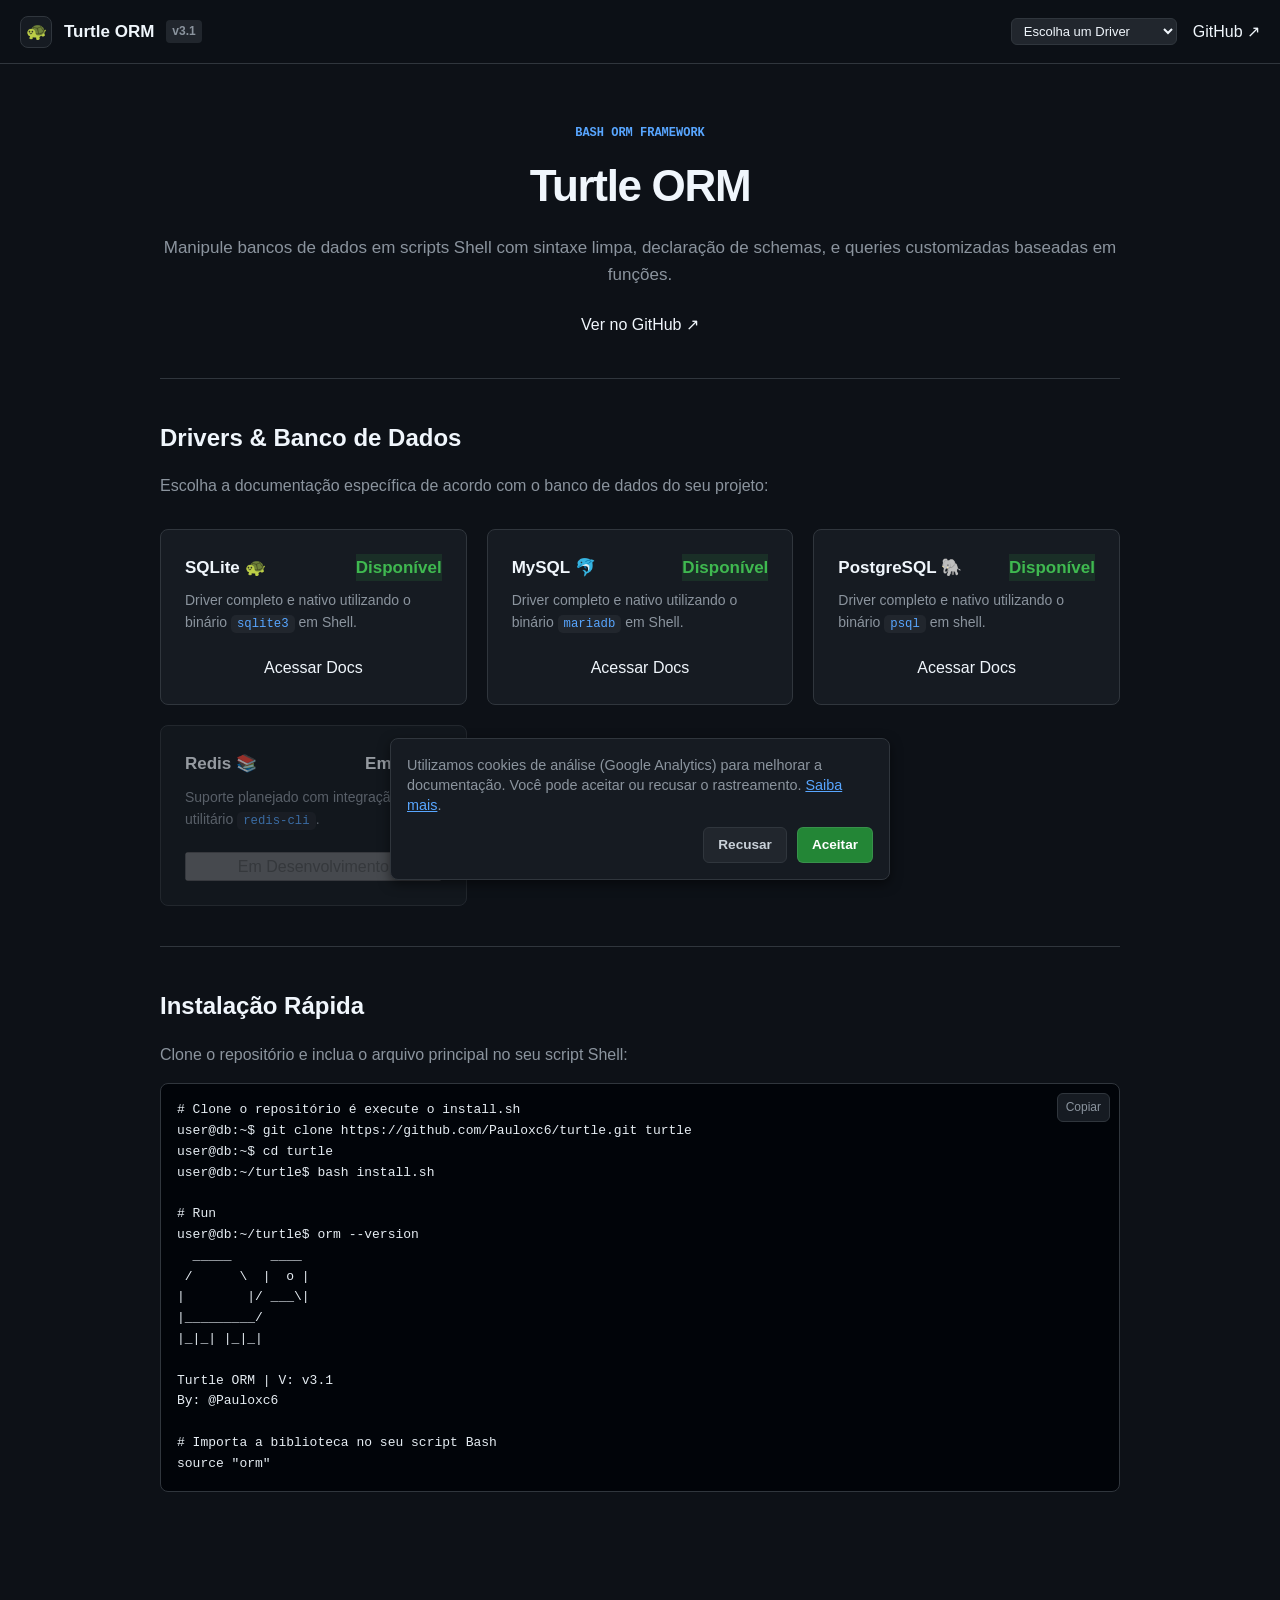
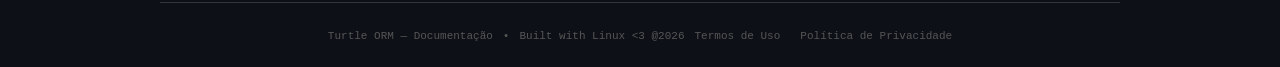
<file: website/index.html>
<!DOCTYPE html>
<html lang="pt-BR">
    <head>
        <meta charset="UTF-8" />
        <meta name="viewport" content="width=device-width, initial-scale=1.0" />

        <title>Turtle ORM — Documentação Oficial</title>

        <meta name="description" content="Um ORM simples, rápido e modular para Bash com suporte a SQLite, MySQL e PostgreSQL." />

        <link rel="stylesheet" href="./assets/style.css" />

        <link rel="icon" type="image/svg+xml" href="./public/favicon.svg" />

        <!-- SEO Principal -->
        <meta name="description" content="Turtle ORM — Um ORM simples, leve e modular em Bash com suporte a SQLite, MySQL e PostgreSQL." />
        <meta name="keywords" content="Turtle ORM, Bash ORM, Shell Script ORM, SQLite Bash, Bash Database, Linux Shell ORM, Paulo Santos" />
        <meta name="author" content="Paulo Santos" />
        <meta name="robots" content="index, follow" />
        <meta name="language" content="pt-BR" />

        <!-- Canonical -->
        <link rel="canonical" href="https://pauloxc6.github.io/turtle/" />

        <!-- Open Graph (Facebook, WhatsApp, LinkedIn, Discord) -->
        <meta property="og:type" content="website" />
        <meta property="og:title" content="Turtle ORM — Documentação Oficial" />
        <meta property="og:description" content="Manipule bancos de dados em scripts Shell com sintaxe limpa, declaração de schemas e queries customizadas." />
        <meta property="og:url" content="https://pauloxc6.github.io/turtle/" />
        <meta property="og:site_name" content="Turtle ORM" />

        <!-- Twitter / X -->
        <meta name="twitter:card" content="summary" />
        <meta name="twitter:title" content="Turtle ORM — Documentação Oficial" />
        <meta name="twitter:description" content="ORM simples, leve e modular desenvolvido em Bash para bancos de dados relacionais." />

        <!-- Tema do Navegador e Mobile -->
        <meta name="theme-color" content="#0d1117" />

        <meta name="google-site-verification" content="4TesxMmXluCwUjHKPe9U7j2RnFxDIzU1coJkvRM0OYo" />

        <style>
            /* Estilos específicos para a Landing Page */
            .hero-center {
                text-align: center;
                padding: 60px 0 40px;
            }
            .driver-grid {
                display: grid;
                grid-template-columns: repeat(auto-fit, minmax(250px, 1fr));
                gap: 20px;
                margin-top: 30px;
            }
            .driver-card {
                background: var(--bg-secondary);
                border: 1px solid var(--border);
                border-radius: var(--radius);
                padding: 24px;
                display: flex;
                flex-direction: column;
                justify-content: space-between;
                transition: border-color 0.2s;
            }
            .driver-card:hover {
                border-color: var(--accent);
            }
            .driver-card h3 {
                margin: 0 0 8px;
                display: flex;
                align-items: center;
                justify-content: space-between;
            }
            .driver-card p {
                font-size: 14px;
                margin-bottom: 20px;
            }
            .full-width-content {
                margin-left: 0 !important;
                width: 100% !important;
                max-width: 1000px !important;
                margin: 0 auto;
            }
        </style>

        <script src="https://www.google.com/recaptcha/enterprise.js?render=6LeG4b4tAAAAADa9qIogFwvrLjFD9aWpEhgsRH6J"></script>

        <!-- Google Tag Manager -->
        <script>
            (function (w, d, s, l, i) {
                w[l] = w[l] || [];
                w[l].push({ "gtm.start": new Date().getTime(), event: "gtm.js" });
                var f = d.getElementsByTagName(s)[0],
                    j = d.createElement(s),
                    dl = l != "dataLayer" ? "&l=" + l : "";
                j.async = true;
                j.src = "https://www.googletagmanager.com/gtm.js?id=" + i + dl;
                f.parentNode.insertBefore(j, f);
            })(window, document, "script", "dataLayer", "GTM-M9ZHT7QP");
        </script>
        <!-- End Google Tag Manager -->
    </head>

    <body>
        <!-- Header Topbar -->
        <header>
            <div class="header-inner">
                <div class="brand">
                    <div class="brand-icon">🐢</div>
                    <a href="index.html">Turtle ORM</a>
                    <span class="badge">v3.1</span>
                </div>

                <div class="header-controls">
                    <select class="driver-select" onchange="if(this.value) location = this.value;">
                        <option value="" selected disabled>Escolha um Driver</option>
                        <option value="sqlite/">SQLite 🐢 (v3.1)</option>
                        <option value="mysql/">MySQL 🐬 (v3.1)</option>
                        <option value="postgresql/">PostgreSQL 🐘 (v3.1)</option>
                        <option value="redis/" disabled>Redis 📚️ (Em Breve)</option>
                    </select>
                    <a href="https://github.com/Pauloxc6/turtle" target="_blank" rel="noopener">GitHub ↗</a>
                </div>
            </div>
        </header>

        <div class="layout">
            <!-- Main Content sem Sidebar para a Landing Page -->
            <main class="content full-width-content">
                <section class="hero-center">
                    <div class="hero-label">BASH ORM FRAMEWORK</div>
                    <h1>Turtle ORM</h1>
                    <p class="lead">Manipule bancos de dados em scripts Shell com sintaxe limpa, declaração de schemas, e queries customizadas baseadas em funções.</p>
                    <div style="display: flex; gap: 12px; justify-content: center">
                        <a href="https://github.com/Pauloxc6/turtle" target="_blank" rel="noopener" class="button">Ver no GitHub ↗</a>
                    </div>
                </section>

                <!-- Seleção de Drivers -->
                <section id="drivers">
                    <h2>Drivers & Banco de Dados</h2>
                    <p>Escolha a documentação específica de acordo com o banco de dados do seu projeto:</p>

                    <div class="driver-grid">
                        <!-- SQLite -->
                        <div class="driver-card">
                            <div>
                                <h3>
                                    SQLite 🐢
                                    <span class="badge" style="background: rgba(46, 160, 67, 0.15); color: #3fb950">Disponível</span>
                                </h3>
                                <p>
                                    Driver completo e nativo utilizando o binário
                                    <code>sqlite3</code> em Shell.
                                </p>
                            </div>
                            <a href="sqlite/" class="button primary" style="text-align: center; justify-content: center">Acessar Docs</a>
                        </div>

                        <!-- MySQL -->
                        <div class="driver-card">
                            <div>
                                <h3>
                                    MySQL 🐬
                                    <span class="badge" style="background: rgba(46, 160, 67, 0.15); color: #3fb950">Disponível</span>
                                </h3>
                                <p>Driver completo e nativo utilizando o binário <code>mariadb</code> em Shell.</p>
                            </div>
                            <a href="mysql/" class="button primary" style="text-align: center; justify-content: center">Acessar Docs</a>
                        </div>

                        <!-- PostgreSQL -->
                        <div class="driver-card">
                            <div>
                                <h3>PostgreSQL 🐘 <span class="badge" style="background: rgba(46, 160, 67, 0.15); color: #3fb950">Disponível</span></h3>
                                <p>Driver completo e nativo utilizando o binário <code>psql</code> em shell.</p>
                            </div>
                            <a href="postgresql/" class="button primary" style="text-align: center; justify-content: center">Acessar Docs</a>
                        </div>

                        <!-- Redis -->
                        <div class="driver-card" style="opacity: 0.6">
                            <div>
                                <h3>Redis 📚️ <span class="badge">Em breve</span></h3>
                                <p>
                                    Suporte planejado com integração ao utilitário
                                    <code>redis-cli</code>.
                                </p>
                            </div>
                            <button class="button" disabled style="width: 100%; cursor: not-allowed">Em Desenvolvimento</button>
                        </div>
                    </div>
                </section>

                <!-- Instalação Rápida -->
                <section id="installation">
                    <h2>Instalação Rápida</h2>
                    <p>Clone o repositório e inclua o arquivo principal no seu script Shell:</p>
                    <div class="code-wrapper">
                        <button class="copy-button">Copiar</button>
                        <pre><code># Clone o repositório é execute o install.sh
user@db:~$ git clone https://github.com/Pauloxc6/turtle.git turtle
user@db:~$ cd turtle
user@db:~/turtle$ bash install.sh

# Run
user@db:~/turtle$ orm --version
  _____     ____
 /      \  |  o | 
|        |/ ___\| 
|_________/     
|_|_| |_|_|

Turtle ORM | V: v3.1
By: @Pauloxc6

# Importa a biblioteca no seu script Bash
source "orm"</code></pre>
                    </div>
                </section>

                <!-- Banner de Consentimento de Cookies -->
                <div id="cookie-banner" class="cookie-banner" style="display: none">
                    <div class="cookie-content">
                        <p>
                            Utilizamos cookies de análise (Google Analytics) para melhorar a documentação. Você pode aceitar ou recusar o rastreamento.
                            <a href="./privacidade.html">Saiba mais</a>.
                        </p>
                        <div class="cookie-buttons">
                            <button id="cookie-reject" class="btn-cookie btn-reject">Recusar</button>
                            <button id="cookie-accept" class="btn-cookie btn-accept">Aceitar</button>
                        </div>
                    </div>
                </div>

                <footer>
                    <span>Turtle ORM — Documentação</span>
                    <span>•</span>
                    <span>Built with Linux &lt;3 @2026</span>

                    <div class="footer-links">
                        <a href="./termos.html">Termos de Uso</a>
                        <a href="./privacidade.html">Política de Privacidade</a>
                    </div>
                </footer>
            </main>
        </div>

        <!-- Main Script-->
        <script src="./assets/script.js"></script>
        <script src="./assets/cookies.js"></script>

        <!-- Google Tag Manager (noscript) -->
        <noscript><iframe src="https://www.googletagmanager.com/ns.html?id=GTM-M9ZHT7QP" height="0" width="0" style="display: none; visibility: hidden"></iframe></noscript>
        <!-- End Google Tag Manager (noscript) -->
    </body>
</html>
</file>
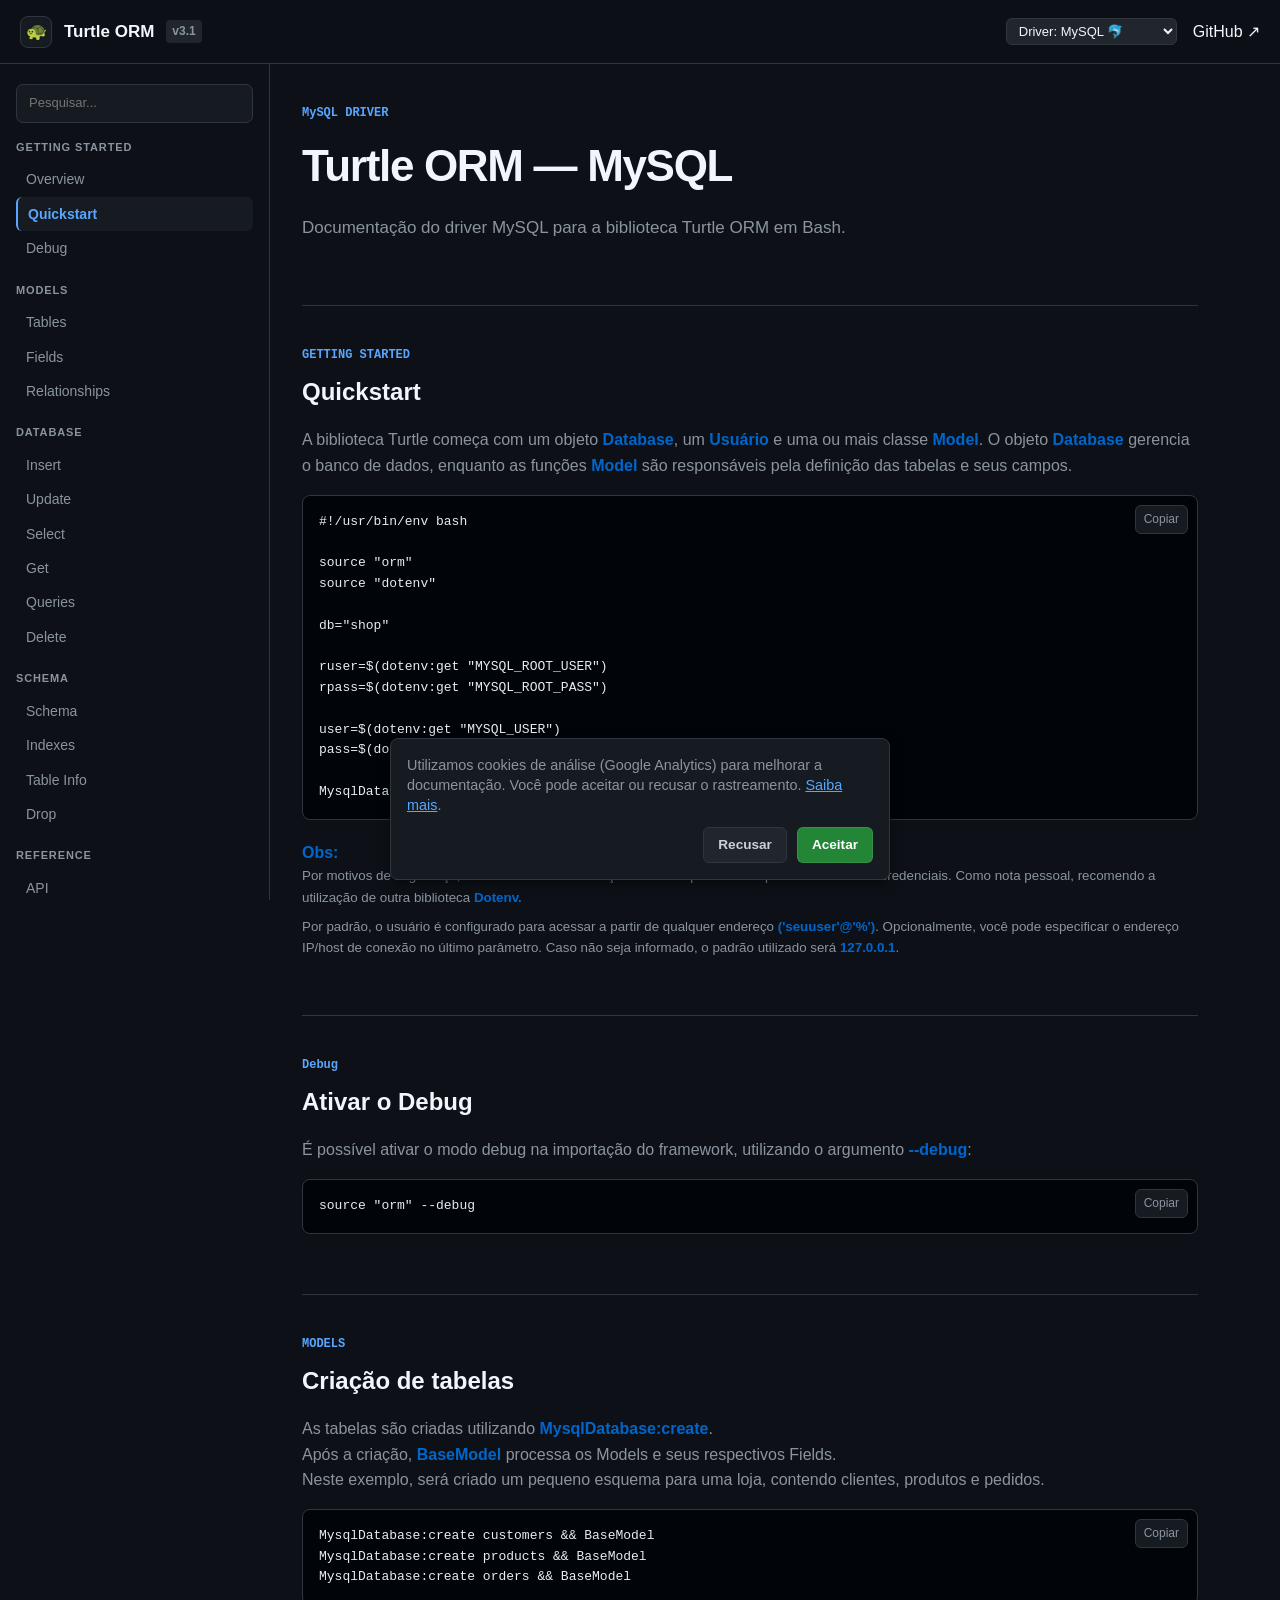
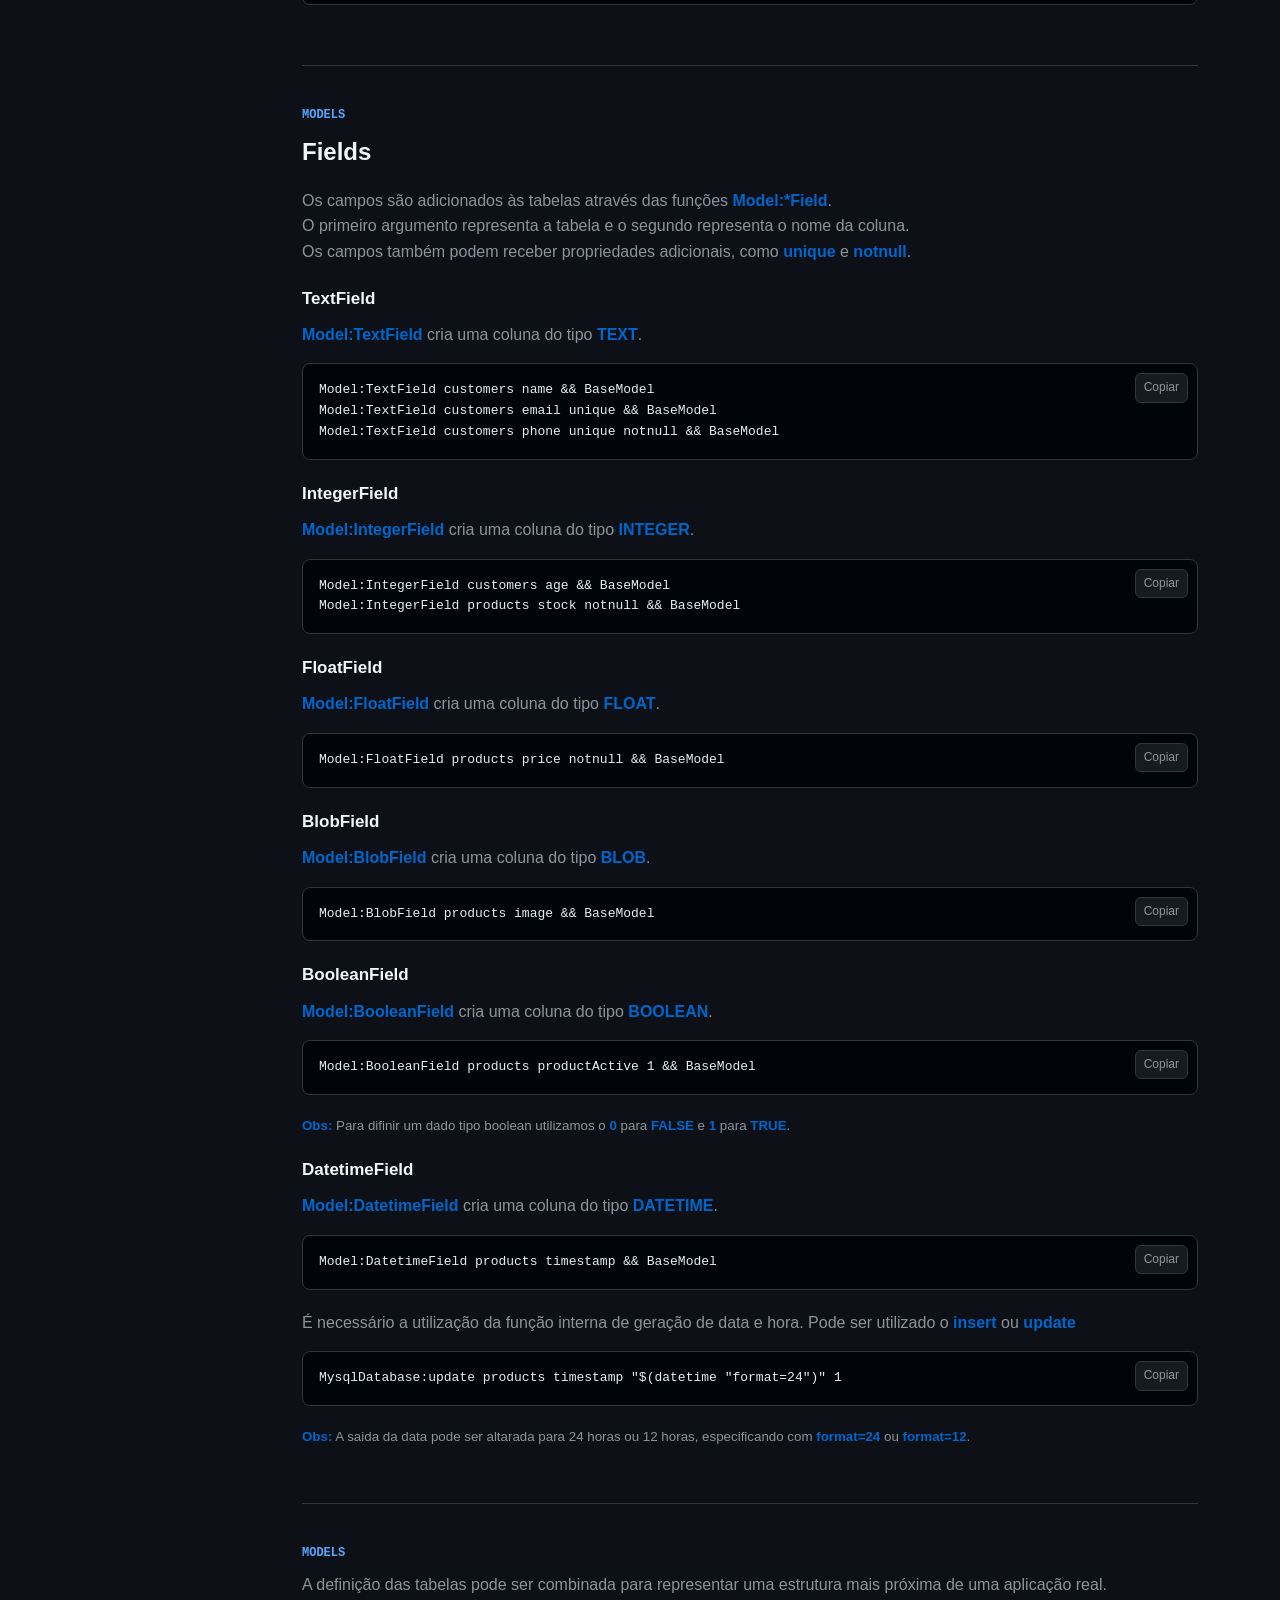
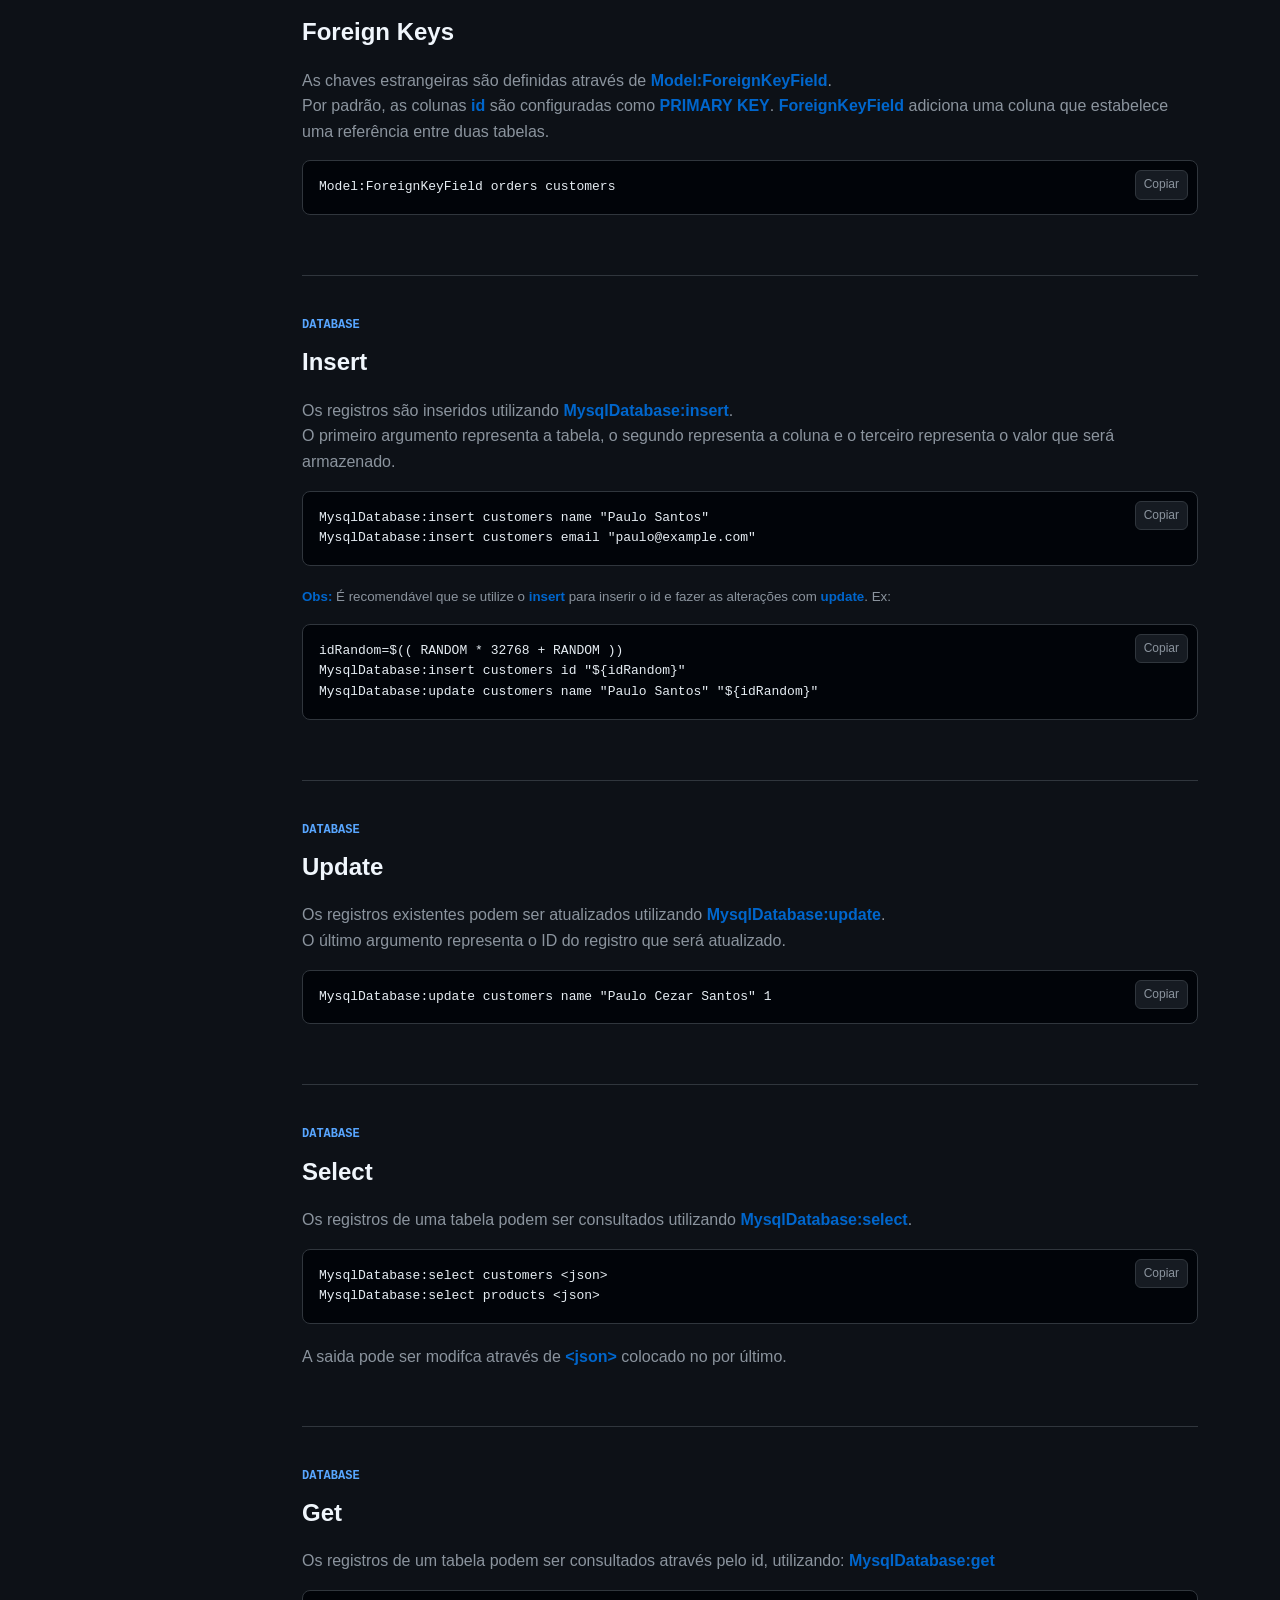
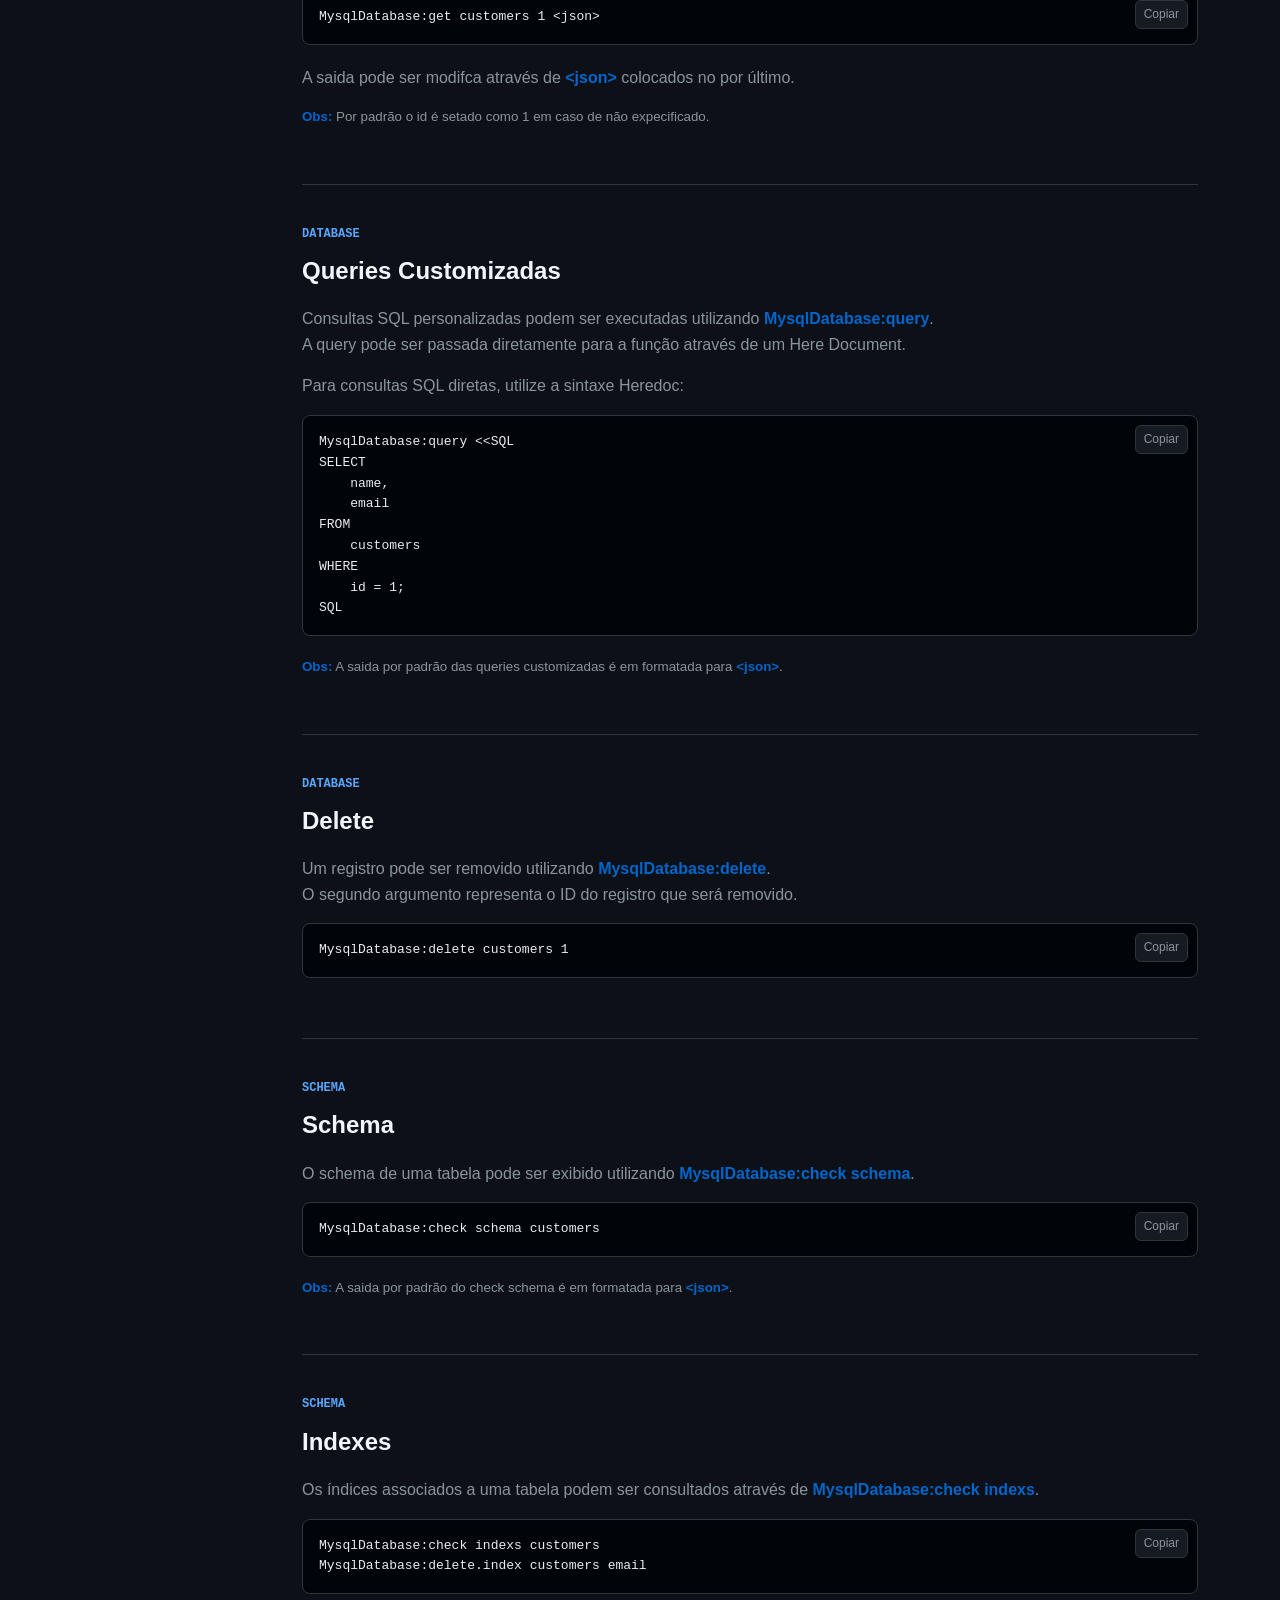
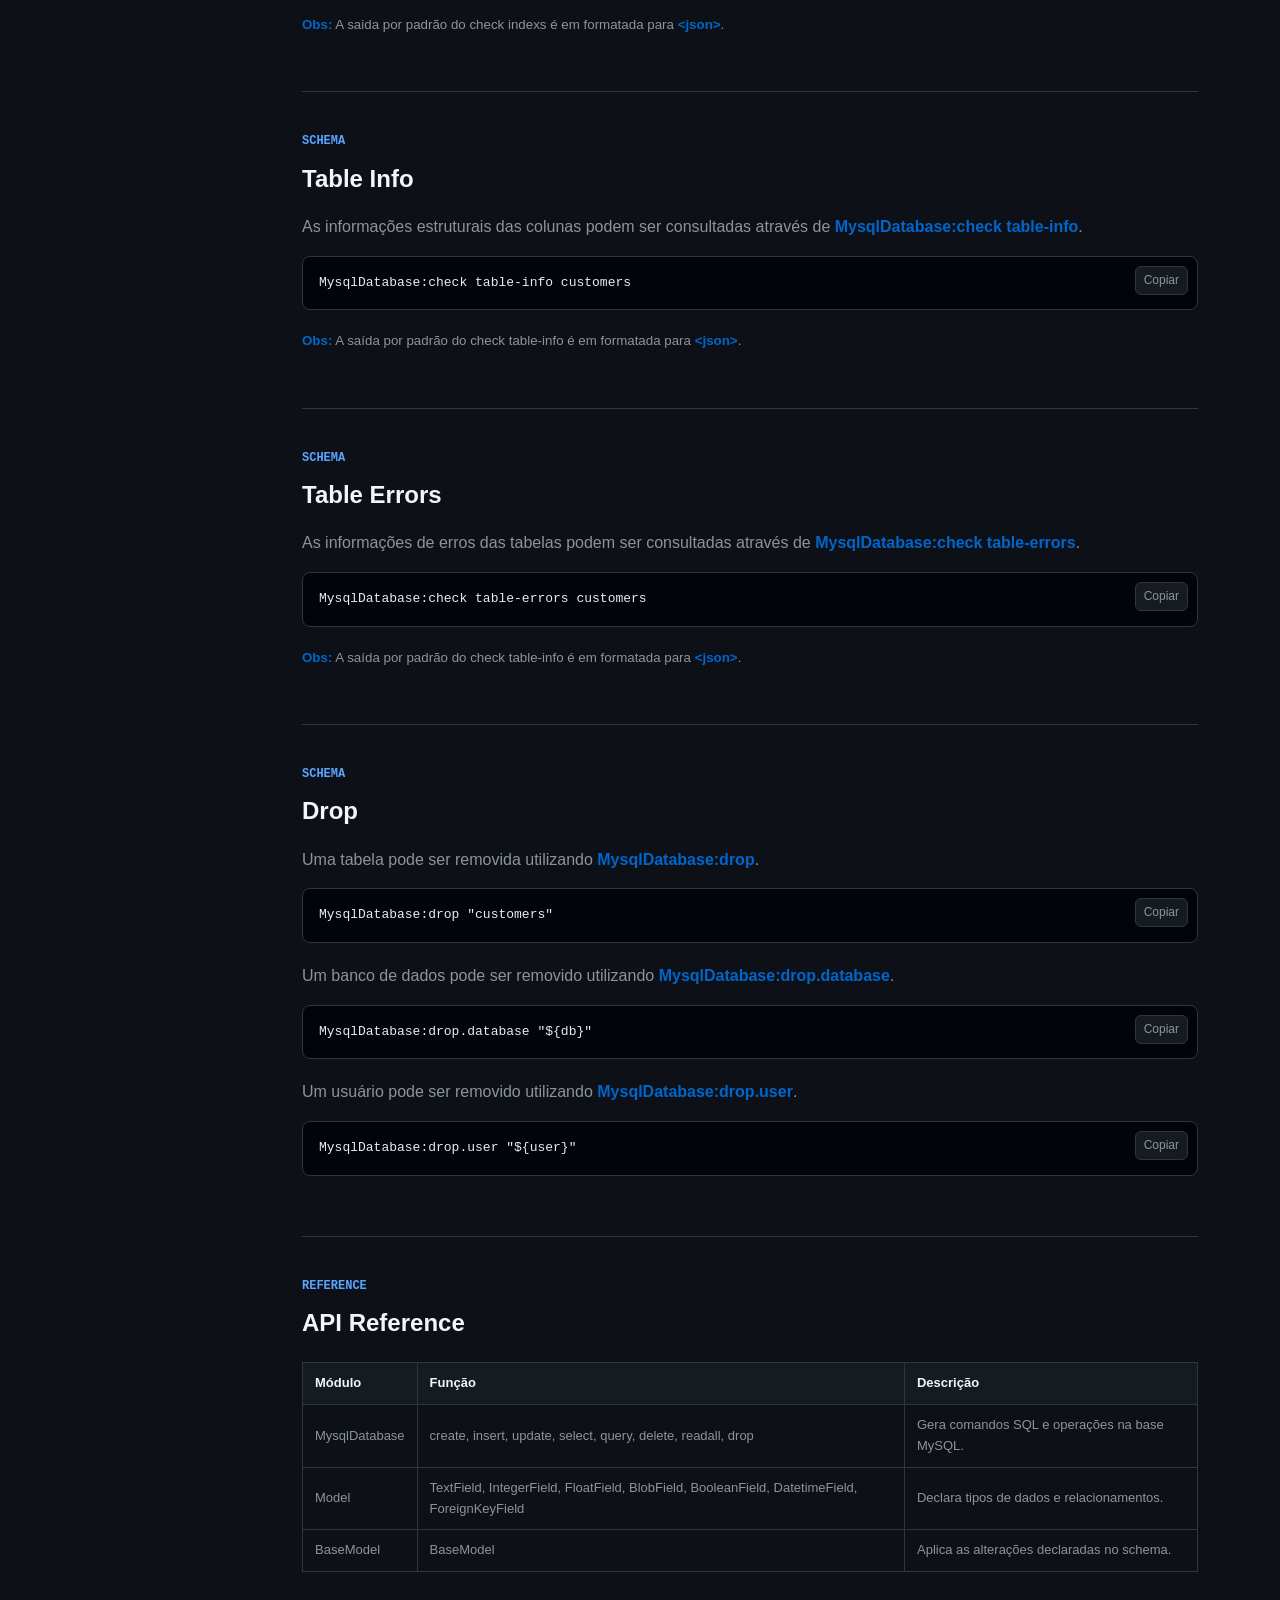
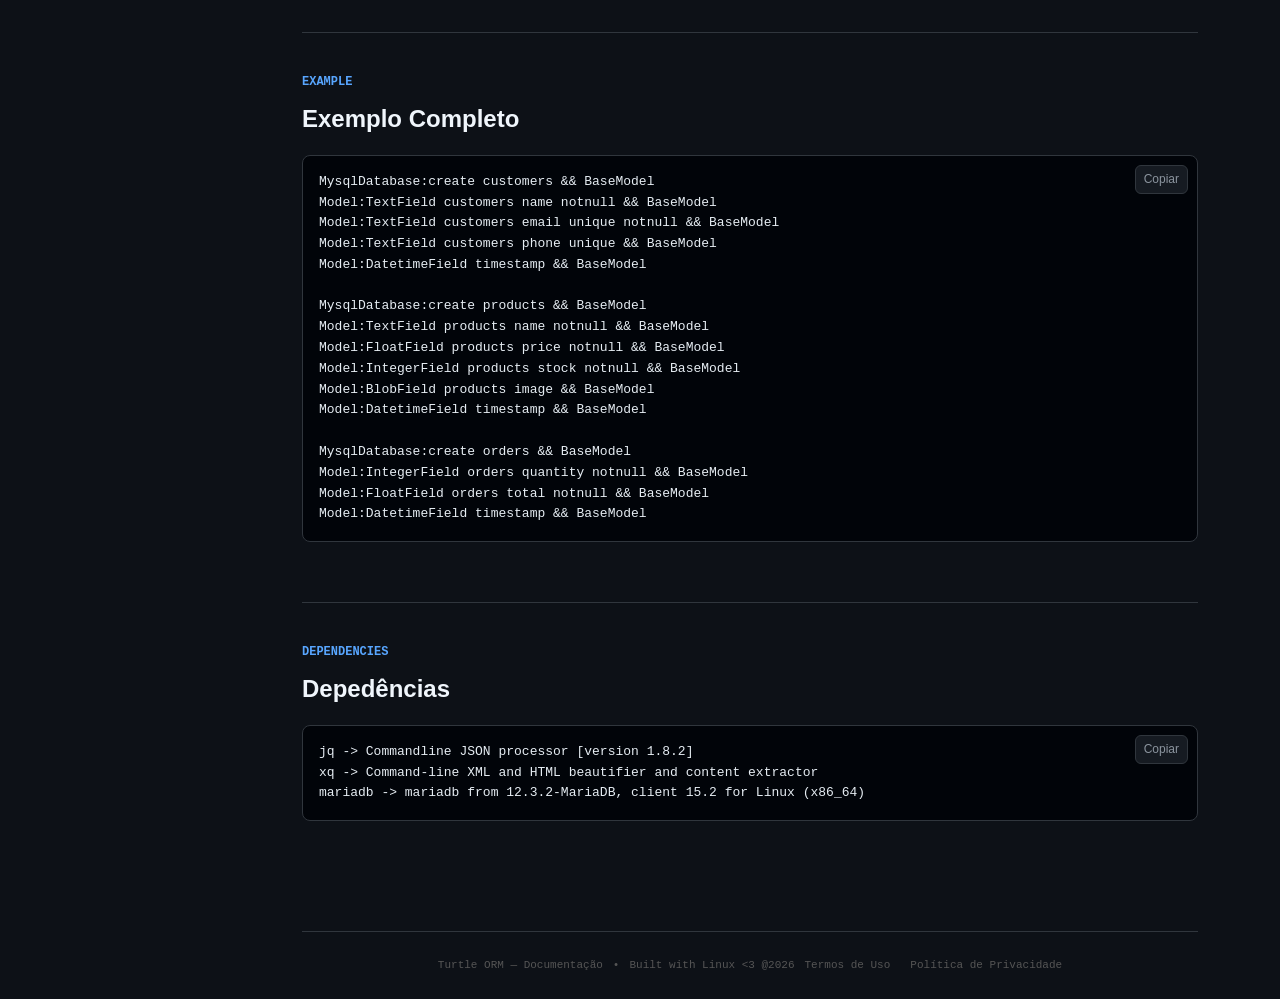
<file: website/mysql/index.html>
<!DOCTYPE html>
<html lang="pt-BR">
    <head>
        <meta charset="UTF-8" />
        <meta name="viewport" content="width=device-width, initial-scale=1.0" />
        <title>Turtle ORM — MySQL Docs</title>
        <link rel="stylesheet" href="../assets/style.css" />

        <link rel="icon" type="image/svg+xml" href="../public/favicon.svg" />

        <!-- SEO Principal -->
        <meta name="description" content="Turtle ORM — Um ORM simples, leve e modular em Bash com suporte a SQLite, MySQL e PostgreSQL." />
        <meta name="keywords" content="Turtle ORM, Bash ORM, Shell Script ORM, SQLite Bash, Bash Database, Linux Shell ORM, Paulo Santos" />
        <meta name="author" content="Paulo Santos" />
        <meta name="robots" content="index, follow" />
        <meta name="language" content="pt-BR" />

        <!-- Canonical -->
        <link rel="canonical" href="https://pauloxc6.github.io/turtle/" />

        <!-- Open Graph (Facebook, WhatsApp, LinkedIn, Discord) -->
        <meta property="og:type" content="website" />
        <meta property="og:title" content="Turtle ORM — Documentação Oficial" />
        <meta property="og:description" content="Manipule bancos de dados em scripts Shell com sintaxe limpa, declaração de schemas e queries customizadas." />
        <meta property="og:url" content="https://pauloxc6.github.io/turtle/" />
        <meta property="og:site_name" content="Turtle ORM" />

        <!-- Twitter / X -->
        <meta name="twitter:card" content="summary" />
        <meta name="twitter:title" content="Turtle ORM — Documentação Oficial" />
        <meta name="twitter:description" content="ORM simples, leve e modular desenvolvido em Bash para bancos de dados relacionais." />

        <!-- Tema do Navegador e Mobile -->
        <meta name="theme-color" content="#0d1117" />

        <script src="https://www.google.com/recaptcha/enterprise.js?render=6LeG4b4tAAAAADa9qIogFwvrLjFD9aWpEhgsRH6J"></script>

        <!-- Google Tag Manager -->
        <script>
            (function (w, d, s, l, i) {
                w[l] = w[l] || [];
                w[l].push({ "gtm.start": new Date().getTime(), event: "gtm.js" });
                var f = d.getElementsByTagName(s)[0],
                    j = d.createElement(s),
                    dl = l != "dataLayer" ? "&l=" + l : "";
                j.async = true;
                j.src = "https://www.googletagmanager.com/gtm.js?id=" + i + dl;
                f.parentNode.insertBefore(j, f);
            })(window, document, "script", "dataLayer", "GTM-M9ZHT7QP");
        </script>
        <!-- End Google Tag Manager -->
    </head>

    <body>
        <!-- Header Topbar -->
        <header>
            <div class="header-inner">
                <div class="brand">
                    <button class="menu-button" id="menuButton" aria-label="Abrir Menu">☰</button>
                    <div class="brand-icon">🐢</div>
                    <a href="../index.html">Turtle ORM</a>
                    <span class="badge">v3.1</span>
                </div>

                <div class="header-controls">
                    <select class="driver-select" onchange="location = this.value;">
                        <option value="" selected disabled>Escolha um Driver</option>
                        <option value="../sqlite/">Driver: SQLite 🐢</option>
                        <option value="../mysql/" selected>Driver: MySQL 🐬</option>
                        <option value="../postgresql/">Driver: PostgreSQL 🐘</option>
                        <option value="../redis/" disabled>Redis 📚️ (Em Breve)</option>
                    </select>
                    <a href="https://github.com/Pauloxc6/turtle" target="_blank" rel="noopener">GitHub ↗</a>
                </div>
            </div>
        </header>

        <div class="sidebar-overlay" id="sidebarOverlay"></div>

        <div class="layout">
            <!-- Sidebar -->
            <aside class="sidebar" id="sidebar">
                <div class="sidebar-header">
                    <span>Navegação</span>
                    <button class="close-sidebar-button" id="closeSidebar">✕</button>
                </div>

                <div class="search">
                    <input type="search" id="searchInput" placeholder="Pesquisar..." />
                    <div id="searchResults" class="search-results"></div>
                </div>

                <nav id="navigation">
                    <div class="nav-group">
                        <span class="sidebar-title">Getting Started</span>
                        <a href="#overview">Overview</a>
                        <a href="#quickstart">Quickstart</a>
                        <a href="#debug">Debug</a>
                    </div>

                    <div class="nav-group">
                        <span class="sidebar-title">Models</span>
                        <a href="#tables">Tables</a>
                        <a href="#fields">Fields</a>
                        <a href="#relationships">Relationships</a>
                    </div>

                    <div class="nav-group">
                        <span class="sidebar-title">Database</span>
                        <a href="#insert">Insert</a>
                        <a href="#update">Update</a>
                        <a href="#select">Select</a>
                        <a href="#get">Get</a>
                        <a href="#queries">Queries</a>
                        <a href="#delete">Delete</a>
                    </div>

                    <div class="nav-group">
                        <span class="sidebar-title">Schema</span>
                        <a href="#schema">Schema</a>
                        <a href="#indexes">Indexes</a>
                        <a href="#table-info">Table Info</a>
                        <a href="#drop">Drop</a>
                    </div>

                    <div class="nav-group">
                        <span class="sidebar-title">Reference</span>
                        <a href="#api">API</a>
                        <a href="#complete-example">Exemplo Completo</a>
                        <a href="#dependencies">Dependências</a>
                    </div>
                </nav>
            </aside>

            <!-- Main Content -->
            <main class="content">
                <section id="overview" class="doc-section">
                    <div class="hero-label">MySQL DRIVER</div>
                    <h1>Turtle ORM — MySQL</h1>
                    <p class="lead">Documentação do driver MySQL para a biblioteca Turtle ORM em Bash.</p>
                </section>

                <section id="quickstart" class="doc-section">
                    <div class="hero-label">GETTING STARTED</div>
                    <h2>Quickstart</h2>
                    <p>
                        A biblioteca Turtle começa com um objeto <strong>Database</strong>, um <strong>Usuário</strong> e uma ou mais classe <strong>Model</strong>. O objeto
                        <strong>Database</strong> gerencia o banco de dados, enquanto as funções <strong>Model</strong> são responsáveis pela definição das tabelas e seus campos.
                    </p>
                    <div class="code-wrapper">
                        <button class="copy-button">Copiar</button>
                        <pre><code>#!/usr/bin/env bash

source "orm"
source "dotenv"

db="shop"

ruser=$(dotenv:get "MYSQL_ROOT_USER")
rpass=$(dotenv:get "MYSQL_ROOT_PASS")

user=$(dotenv:get "MYSQL_USER")
pass=$(dotenv:get "MYSQL_PASS")

MysqlDatabase "${db}" "${user}" "${pass}" "${ruser}" "${rpass}"
</code></pre>
                    </div>

                    <ul class="obs">
                        <strong>Obs:</strong>
                        <li>
                            Por motivos de segurança, é recomendável a utilização de um arquivo dotenv para armazenar as credenciais. Como nota pessoal, recomendo a utilização de outra biblioteca
                            <strong><a href="https://github.com/Pauloxc6/dotenv" target="_blank">Dotenv</a>.</strong>
                        </li>
                        <li>
                            Por padrão, o usuário é configurado para acessar a partir de qualquer endereço <strong>('seuuser'@'%')</strong>. Opcionalmente, você pode especificar o endereço IP/host de
                            conexão no último parâmetro. Caso não seja informado, o padrão utilizado será <strong>127.0.0.1</strong>.
                        </li>
                    </ul>
                </section>

                <section id="debug">
                    <div class="hero-label">Debug</div>
                    <h2>Ativar o Debug</h2>

                    <p>É possível ativar o modo debug na importação do framework, utilizando o argumento <strong>--debug</strong>:</p>
                    <div class="code-wrapper">
                        <button class="copy-button">Copiar</button>
                        <pre><code>source "orm" --debug</code></pre>
                    </div>
                </section>

                <section id="tables" class="doc-section">
                    <div class="hero-label">MODELS</div>
                    <h2>Criação de tabelas</h2>
                    <p>
                        As tabelas são criadas utilizando <strong>MysqlDatabase:create</strong>. <br />
                        Após a criação, <strong>BaseModel</strong> processa os Models e seus respectivos Fields. <br />
                        Neste exemplo, será criado um pequeno esquema para uma loja, contendo clientes, produtos e pedidos.
                    </p>
                    <div class="code-wrapper">
                        <button class="copy-button">Copiar</button>
                        <pre><code>MysqlDatabase:create customers && BaseModel
MysqlDatabase:create products && BaseModel
MysqlDatabase:create orders && BaseModel</code></pre>
                    </div>
                </section>

                <section id="fields" class="doc-section">
                    <div class="hero-label">MODELS</div>
                    <h2>Fields</h2>

                    <p>
                        Os campos são adicionados às tabelas através das funções <strong>Model:*Field</strong>. <br />
                        O primeiro argumento representa a tabela e o segundo representa o nome da coluna. <br />
                        Os campos também podem receber propriedades adicionais, como <strong>unique</strong> e <strong>notnull</strong>. <br />
                    </p>

                    <h3>TextField</h3>

                    <p><strong>Model:TextField</strong> cria uma coluna do tipo <strong>TEXT</strong>.</p>

                    <div class="code-wrapper">
                        <button class="copy-button">Copiar</button>
                        <pre><code>Model:TextField customers name && BaseModel
Model:TextField customers email unique && BaseModel
Model:TextField customers phone unique notnull && BaseModel</code></pre>
                    </div>

                    <h3>IntegerField</h3>

                    <p><strong>Model:IntegerField</strong> cria uma coluna do tipo <strong>INTEGER</strong>.</p>

                    <div class="code-wrapper">
                        <button class="copy-button">Copiar</button>
                        <pre><code>Model:IntegerField customers age && BaseModel
Model:IntegerField products stock notnull && BaseModel</code></pre>
                    </div>

                    <h3>FloatField</h3>

                    <p><strong>Model:FloatField</strong> cria uma coluna do tipo <strong>FLOAT</strong>.</p>

                    <div class="code-wrapper">
                        <button class="copy-button">Copiar</button>
                        <pre><code>Model:FloatField products price notnull && BaseModel</code></pre>
                    </div>

                    <h3>BlobField</h3>

                    <p><strong>Model:BlobField</strong> cria uma coluna do tipo <strong>BLOB</strong>.</p>

                    <div class="code-wrapper">
                        <button class="copy-button">Copiar</button>
                        <pre><code>Model:BlobField products image && BaseModel</code></pre>
                    </div>

                    <h3>BooleanField</h3>

                    <p><strong>Model:BooleanField</strong> cria uma coluna do tipo <strong>BOOLEAN</strong>.</p>

                    <div class="code-wrapper">
                        <button class="copy-button">Copiar</button>
                        <pre><code>Model:BooleanField products productActive 1 && BaseModel</code></pre>
                    </div>

                    <ul class="obs">
                        <li><strong>Obs:</strong> Para difinir um dado tipo boolean utilizamos o <strong>0</strong> para <strong>FALSE</strong> e <strong>1</strong> para <strong>TRUE</strong>.</li>
                    </ul>

                    <h3>DatetimeField</h3>

                    <p><strong>Model:DatetimeField</strong> cria uma coluna do tipo <strong>DATETIME</strong>.</p>

                    <div class="code-wrapper">
                        <button class="copy-button">Copiar</button>
                        <pre><code>Model:DatetimeField products timestamp && BaseModel</code></pre>
                    </div>

                    <p>É necessário a utilização da função interna de geração de data e hora. Pode ser utilizado o <strong>insert</strong> ou <strong>update</strong></p>

                    <div class="code-wrapper">
                        <button class="copy-button">Copiar</button>
                        <pre><code>MysqlDatabase:update products timestamp "$(datetime "format=24")" 1</code></pre>
                    </div>

                    <ul class="obs">
                        <li><strong>Obs:</strong> A saida da data pode ser altarada para 24 horas ou 12 horas, especificando com <strong>format=24</strong> ou <strong>format=12</strong>.</li>
                    </ul>
                </section>

                <section id="relationships" class="doc-section">
                    <div class="hero-label">MODELS</div>
                    <p>A definição das tabelas pode ser combinada para representar uma estrutura mais próxima de uma aplicação real.</p>

                    <h2>Foreign Keys</h2>

                    <p>
                        As chaves estrangeiras são definidas através de <strong>Model:ForeignKeyField</strong>. <br />
                        Por padrão, as colunas <strong>id</strong> são configuradas como <strong>PRIMARY KEY</strong>. <strong>ForeignKeyField</strong> adiciona uma coluna que estabelece <br />
                        uma referência entre duas tabelas.
                    </p>

                    <div class="code-wrapper">
                        <button class="copy-button">Copiar</button>
                        <pre><code>Model:ForeignKeyField orders customers</code></pre>
                    </div>
                </section>

                <section id="insert" class="doc-section">
                    <div class="hero-label">DATABASE</div>
                    <h2>Insert</h2>

                    <p>
                        Os registros são inseridos utilizando <strong>MysqlDatabase:insert</strong>. <br />
                        O primeiro argumento representa a tabela, o segundo representa a coluna e o terceiro representa o valor que será armazenado.
                    </p>

                    <div class="code-wrapper">
                        <button class="copy-button">Copiar</button>
                        <pre><code>MysqlDatabase:insert customers name "Paulo Santos"
MysqlDatabase:insert customers email "paulo@example.com"</code></pre>
                    </div>

                    <ul class="obs">
                        <li><strong>Obs:</strong> É recomendável que se utilize o <strong>insert</strong> para inserir o id e fazer as alterações com <strong>update</strong>. Ex:</li>
                        <li>
                            <div class="code-wrapper">
                                <button class="copy-button">Copiar</button>
                                <pre><code>idRandom=$(( RANDOM * 32768 + RANDOM ))
MysqlDatabase:insert customers id "${idRandom}"
MysqlDatabase:update customers name "Paulo Santos" "${idRandom}"</code></pre>
                            </div>
                        </li>
                    </ul>
                </section>

                <section id="update" class="doc-section">
                    <div class="hero-label">DATABASE</div>
                    <h2>Update</h2>

                    <p>
                        Os registros existentes podem ser atualizados utilizando <strong>MysqlDatabase:update</strong>. <br />
                        O último argumento representa o ID do registro que será atualizado.
                    </p>

                    <div class="code-wrapper">
                        <button class="copy-button">Copiar</button>
                        <pre><code>MysqlDatabase:update customers name "Paulo Cezar Santos" 1</code></pre>
                    </div>
                </section>

                <section id="select" class="doc-section">
                    <div class="hero-label">DATABASE</div>
                    <h2>Select</h2>

                    <p>Os registros de uma tabela podem ser consultados utilizando <strong>MysqlDatabase:select</strong>.</p>

                    <div class="code-wrapper">
                        <button class="copy-button">Copiar</button>
                        <pre><code>MysqlDatabase:select customers &lt;json&gt;
MysqlDatabase:select products &lt;json&gt;</code></pre>
                    </div>

                    <p>A saida pode ser modifca através de <strong>&lt;json&gt;</strong> colocado no por último.</p>
                </section>

                <section id="get" class="doc-section">
                    <div class="hero-label">DATABASE</div>
                    <h2>Get</h2>

                    <p>
                        Os registros de um tabela podem ser consultados através pelo id, utilizando:
                        <strong>MysqlDatabase:get</strong>
                    </p>

                    <div class="code-wrapper">
                        <button class="copy-button">Copiar</button>
                        <pre><code>MysqlDatabase:get customers 1 &lt;json&gt;</code></pre>
                    </div>

                    <p>A saida pode ser modifca através de <strong>&lt;json&gt;</strong> colocados no por último.</p>

                    <ul class="obs">
                        <li><strong>Obs:</strong> Por padrão o id é setado como 1 em caso de não expecificado.</li>
                    </ul>
                </section>

                <!-- Queries Customizadas com correção de HTML (&lt;) -->
                <section id="queries" class="doc-section">
                    <div class="hero-label">DATABASE</div>
                    <h2>Queries Customizadas</h2>

                    <p>
                        Consultas SQL personalizadas podem ser executadas utilizando <strong>MysqlDatabase:query</strong>. <br />
                        A query pode ser passada diretamente para a função através de um Here Document.
                    </p>

                    <p>Para consultas SQL diretas, utilize a sintaxe Heredoc:</p>
                    <div class="code-wrapper">
                        <button class="copy-button">Copiar</button>
                        <pre><code>MysqlDatabase:query &lt;&lt;SQL
SELECT 
    name, 
    email 
FROM 
    customers 
WHERE 
    id = 1;
SQL</code></pre>
                    </div>

                    <ul class="obs">
                        <li><strong>Obs:</strong> A saida por padrão das queries customizadas é em formatada para <strong>&lt;json&gt;</strong>.</li>
                    </ul>
                </section>

                <section id="delete" class="doc-section">
                    <div class="hero-label">DATABASE</div>
                    <h2>Delete</h2>

                    <p>
                        Um registro pode ser removido utilizando <strong>MysqlDatabase:delete</strong>. <br />
                        O segundo argumento representa o ID do registro que será removido.
                    </p>

                    <div class="code-wrapper">
                        <button class="copy-button">Copiar</button>
                        <pre><code>MysqlDatabase:delete customers 1</code></pre>
                    </div>
                </section>

                <section id="schema" class="doc-section">
                    <div class="hero-label">SCHEMA</div>
                    <h2>Schema</h2>

                    <p>O schema de uma tabela pode ser exibido utilizando <strong>MysqlDatabase:check schema</strong>.</p>

                    <div class="code-wrapper">
                        <button class="copy-button">Copiar</button>
                        <pre><code>MysqlDatabase:check schema customers</code></pre>
                    </div>

                    <ul class="obs">
                        <li><strong>Obs:</strong> A saida por padrão do check schema é em formatada para <strong>&lt;json&gt;</strong>.</li>
                    </ul>
                </section>

                <section id="indexes" class="doc-section">
                    <div class="hero-label">SCHEMA</div>
                    <h2>Indexes</h2>

                    <p>Os índices associados a uma tabela podem ser consultados através de <strong>MysqlDatabase:check indexs</strong>.</p>

                    <div class="code-wrapper">
                        <button class="copy-button">Copiar</button>
                        <pre><code>MysqlDatabase:check indexs customers
MysqlDatabase:delete.index customers email</code></pre>
                    </div>

                    <ul class="obs">
                        <li><strong>Obs:</strong> A saida por padrão do check indexs é em formatada para <strong>&lt;json&gt;</strong>.</li>
                    </ul>
                </section>

                <section id="table-info" class="doc-section">
                    <div class="hero-label">SCHEMA</div>
                    <h2>Table Info</h2>

                    <p>As informações estruturais das colunas podem ser consultadas através de <strong>MysqlDatabase:check table-info</strong>.</p>

                    <div class="code-wrapper">
                        <button class="copy-button">Copiar</button>
                        <pre><code>MysqlDatabase:check table-info customers</code></pre>
                    </div>

                    <ul class="obs">
                        <li><strong>Obs:</strong> A saída por padrão do check table-info é em formatada para <strong>&lt;json&gt;</strong>.</li>
                    </ul>
                </section>

                <section id="table-info" class="doc-section">
                    <div class="hero-label">SCHEMA</div>
                    <h2>Table Errors</h2>

                    <p>As informações de erros das tabelas podem ser consultadas através de <strong>MysqlDatabase:check table-errors</strong>.</p>

                    <div class="code-wrapper">
                        <button class="copy-button">Copiar</button>
                        <pre><code>MysqlDatabase:check table-errors customers</code></pre>
                    </div>

                    <ul class="obs">
                        <li><strong>Obs:</strong> A saída por padrão do check table-info é em formatada para <strong>&ltjson&gt</strong>.</li>
                    </ul>
                </section>

                <section id="drop" class="doc-section">
                    <div class="hero-label">SCHEMA</div>
                    <h2>Drop</h2>

                    <p>Uma tabela pode ser removida utilizando <strong>MysqlDatabase:drop</strong>.</p>

                    <div class="code-wrapper">
                        <button class="copy-button">Copiar</button>
                        <pre><code>MysqlDatabase:drop "customers"</code></pre>
                    </div>

                    <p>Um banco de dados pode ser removido utilizando <strong>MysqlDatabase:drop.database</strong>.</p>

                    <div class="code-wrapper">
                        <button class="copy-button">Copiar</button>
                        <pre><code>MysqlDatabase:drop.database "${db}"</code></pre>
                    </div>

                    <p>Um usuário pode ser removido utilizando <strong>MysqlDatabase:drop.user</strong>.</p>

                    <div class="code-wrapper">
                        <button class="copy-button">Copiar</button>
                        <pre><code>MysqlDatabase:drop.user "${user}"</code></pre>
                    </div>
                </section>

                <section id="api" class="doc-section">
                    <div class="hero-label">REFERENCE</div>
                    <h2>API Reference</h2>

                    <p></p>

                    <div class="table-wrapper">
                        <table>
                            <thead>
                                <tr>
                                    <th>Módulo</th>
                                    <th>Função</th>
                                    <th>Descrição</th>
                                </tr>
                            </thead>
                            <tbody>
                                <tr>
                                    <td>MysqlDatabase</td>
                                    <td>create, insert, update, select, query, delete, readall, drop</td>
                                    <td>Gera comandos SQL e operações na base MySQL.</td>
                                </tr>
                                <tr>
                                    <td>Model</td>
                                    <td>TextField, IntegerField, FloatField, BlobField, BooleanField, DatetimeField, ForeignKeyField</td>
                                    <td>Declara tipos de dados e relacionamentos.</td>
                                </tr>
                                <tr>
                                    <td>BaseModel</td>
                                    <td>BaseModel</td>
                                    <td>Aplica as alterações declaradas no schema.</td>
                                </tr>
                            </tbody>
                        </table>
                    </div>
                </section>

                <section id="complete-example" class="doc-section">
                    <div class="hero-label">EXAMPLE</div>
                    <h2>Exemplo Completo</h2>
                    <div class="code-wrapper">
                        <button class="copy-button">Copiar</button>
                        <pre><code>MysqlDatabase:create customers && BaseModel
Model:TextField customers name notnull && BaseModel
Model:TextField customers email unique notnull && BaseModel
Model:TextField customers phone unique && BaseModel
Model:DatetimeField timestamp && BaseModel

MysqlDatabase:create products && BaseModel
Model:TextField products name notnull && BaseModel
Model:FloatField products price notnull && BaseModel
Model:IntegerField products stock notnull && BaseModel
Model:BlobField products image && BaseModel
Model:DatetimeField timestamp && BaseModel

MysqlDatabase:create orders && BaseModel
Model:IntegerField orders quantity notnull && BaseModel
Model:FloatField orders total notnull && BaseModel
Model:DatetimeField timestamp && BaseModel</code></pre>
                    </div>
                </section>

                <section id="dependencies" class="doc-section">
                    <div class="hero-label">DEPENDENCIES</div>
                    <h2>Depedências</h2>

                    <div class="code-wrapper">
                        <button class="copy-button">Copiar</button>
                        <pre><code>jq -> Commandline JSON processor [version 1.8.2]
xq -> Command-line XML and HTML beautifier and content extractor
mariadb -> mariadb from 12.3.2-MariaDB, client 15.2 for Linux (x86_64)</code></pre>
                    </div>
                </section>

                <!-- Banner de Consentimento de Cookies -->
                <div id="cookie-banner" class="cookie-banner" style="display: none">
                    <div class="cookie-content">
                        <p>
                            Utilizamos cookies de análise (Google Analytics) para melhorar a documentação. Você pode aceitar ou recusar o rastreamento.
                            <a href="./privacidade.html">Saiba mais</a>.
                        </p>
                        <div class="cookie-buttons">
                            <button id="cookie-reject" class="btn-cookie btn-reject">Recusar</button>
                            <button id="cookie-accept" class="btn-cookie btn-accept">Aceitar</button>
                        </div>
                    </div>
                </div>

                <footer>
                    <span>Turtle ORM — Documentação</span>
                    <span>•</span>
                    <span>Built with Linux &lt;3 @2026</span>

                    <div class="footer-links">
                        <a href="../termos.html">Termos de Uso</a>
                        <a href="../privacidade.html">Política de Privacidade</a>
                    </div>
                </footer>
            </main>
        </div>

        <!-- Main Script-->
        <script src="../assets/script.js"></script>
        <script src="../assets/cookies.js"></script>

        <!-- Google Tag Manager (noscript) -->
        <noscript><iframe src="https://www.googletagmanager.com/ns.html?id=GTM-M9ZHT7QP" height="0" width="0" style="display: none; visibility: hidden"></iframe></noscript>
        <!-- End Google Tag Manager (noscript) -->
    </body>
</html>
</file>
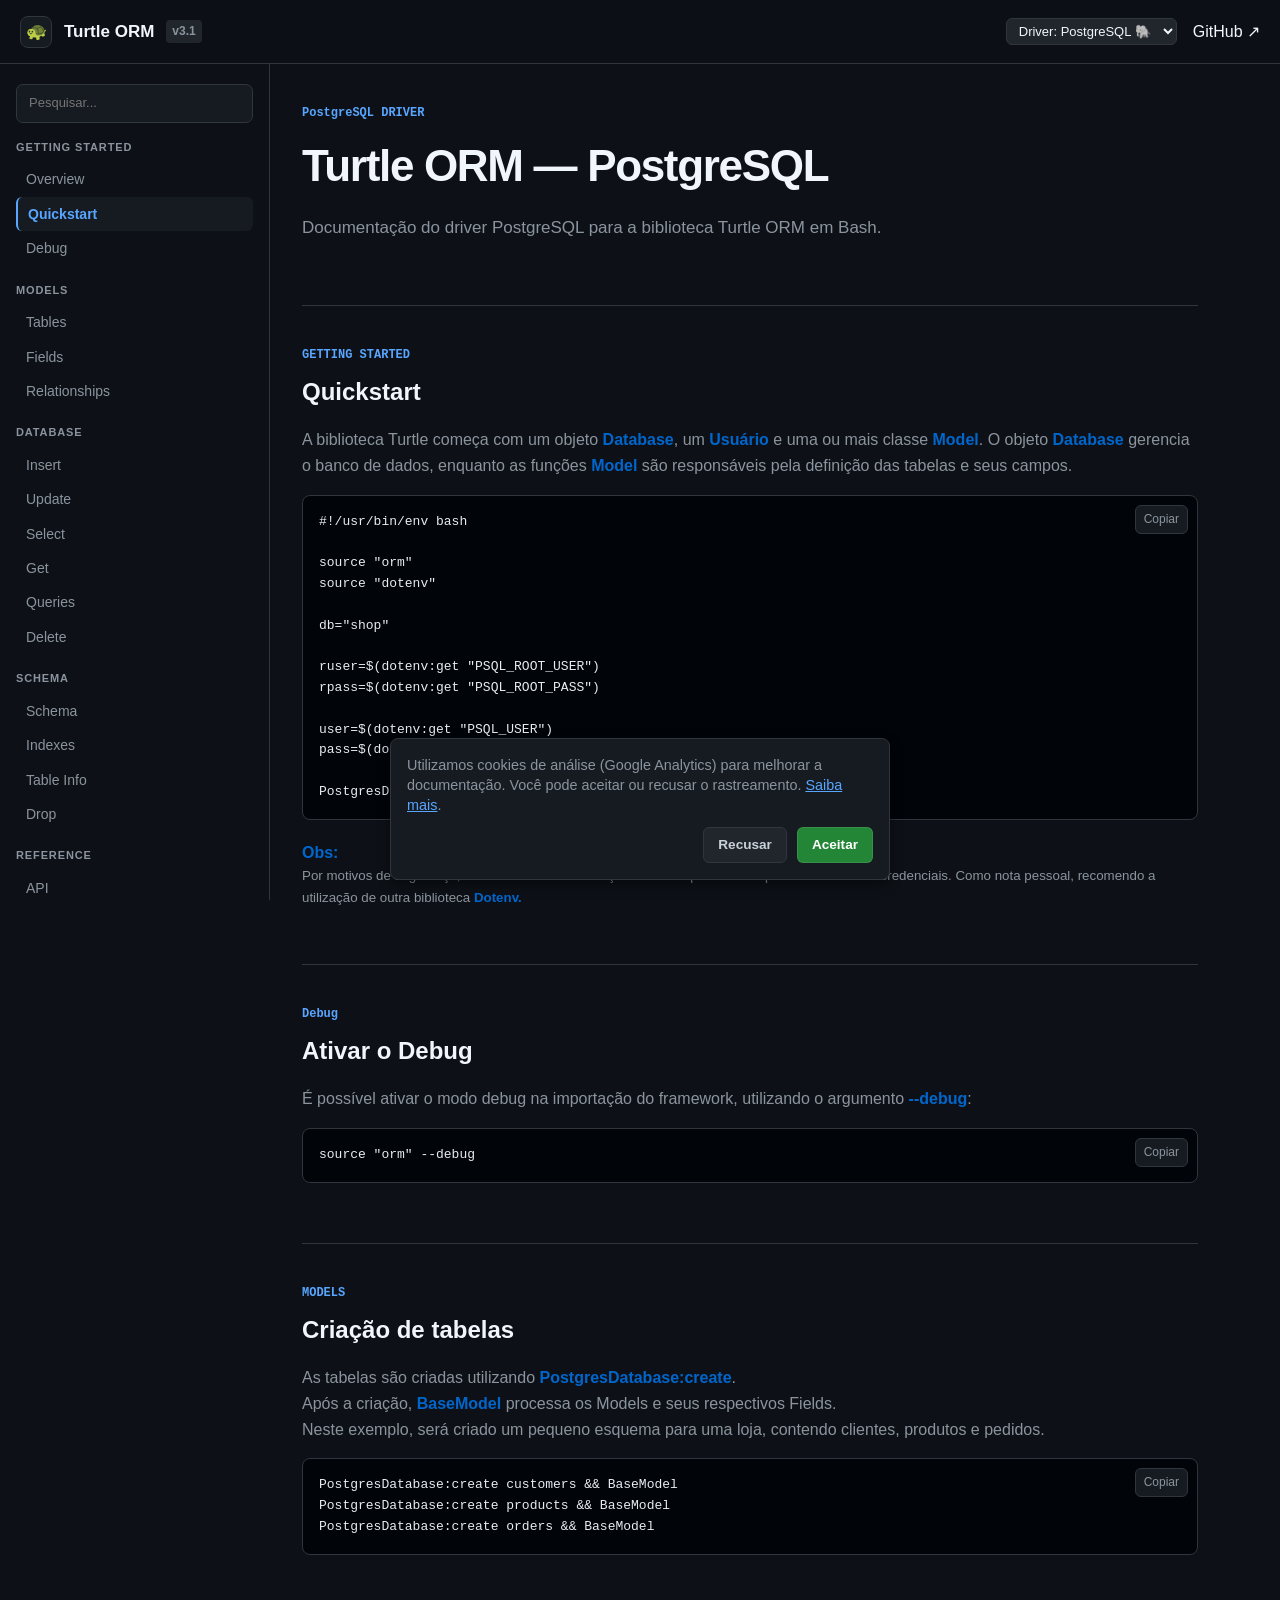
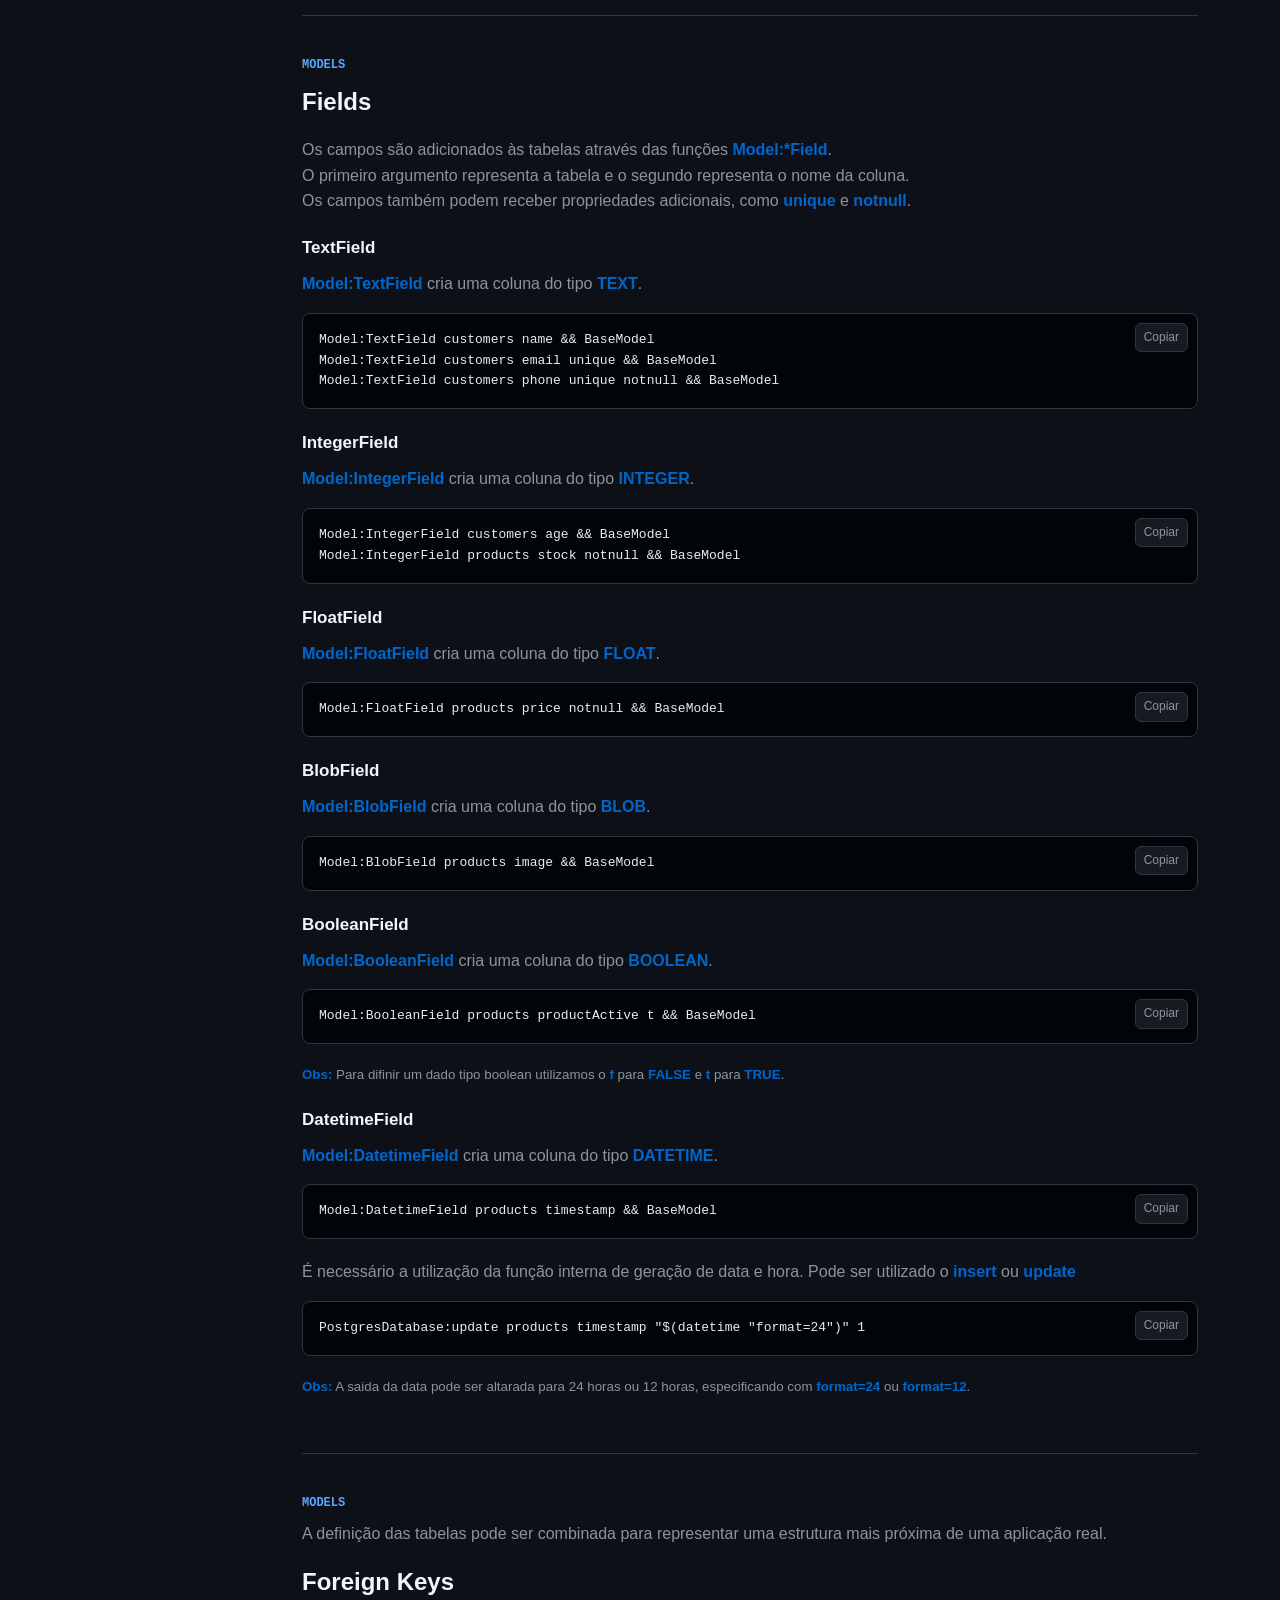
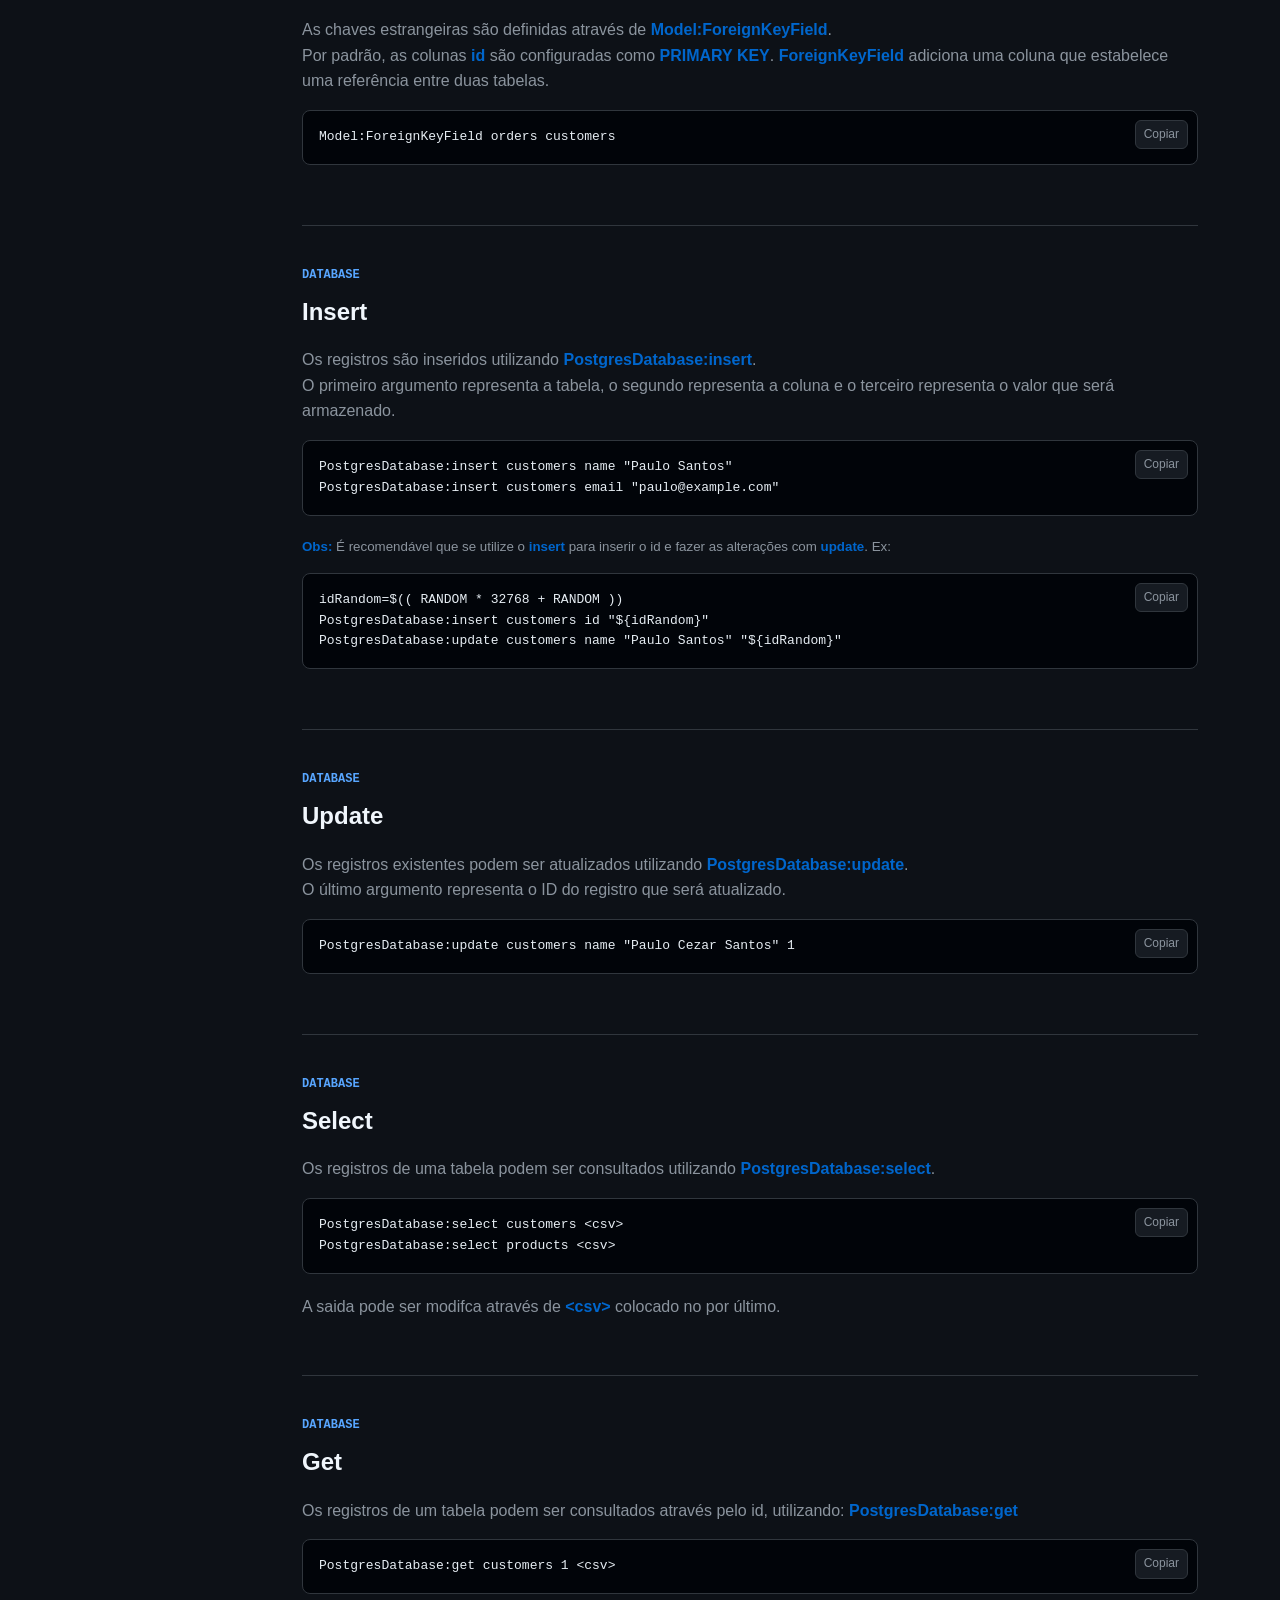
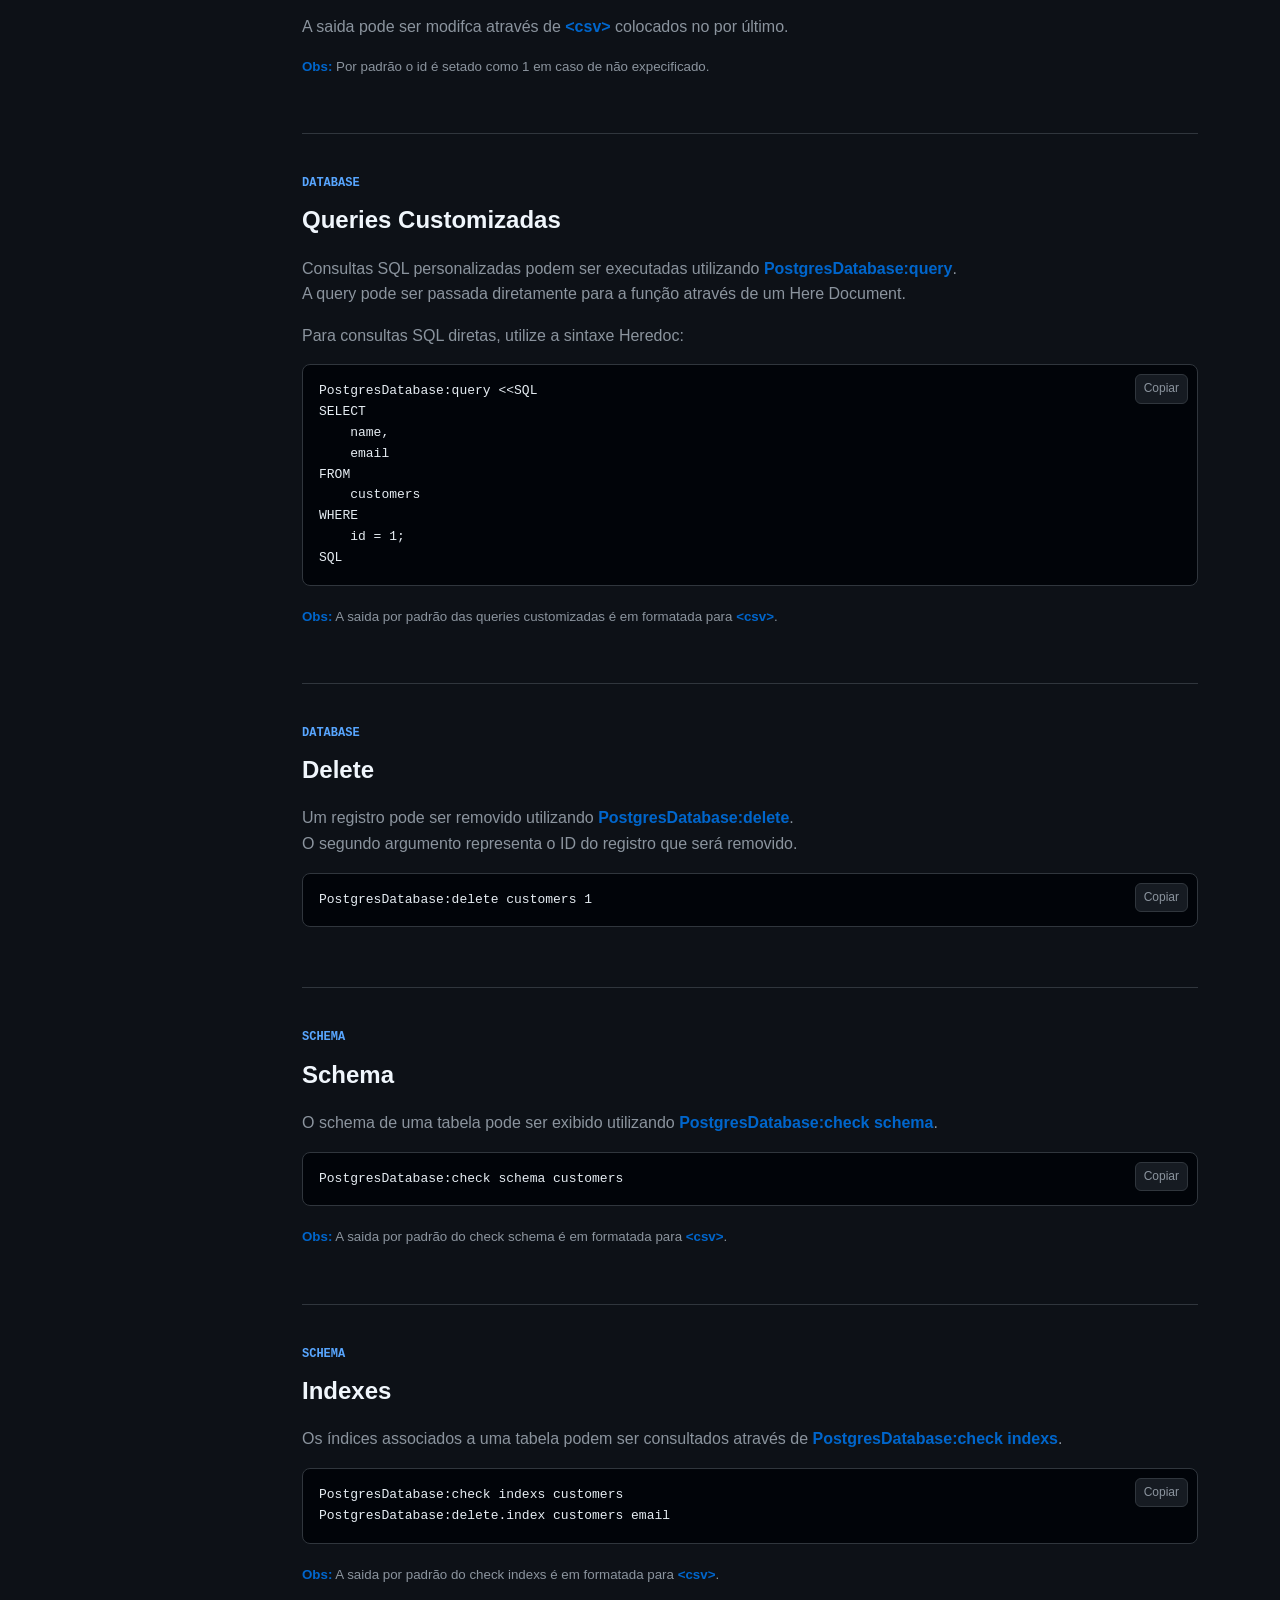
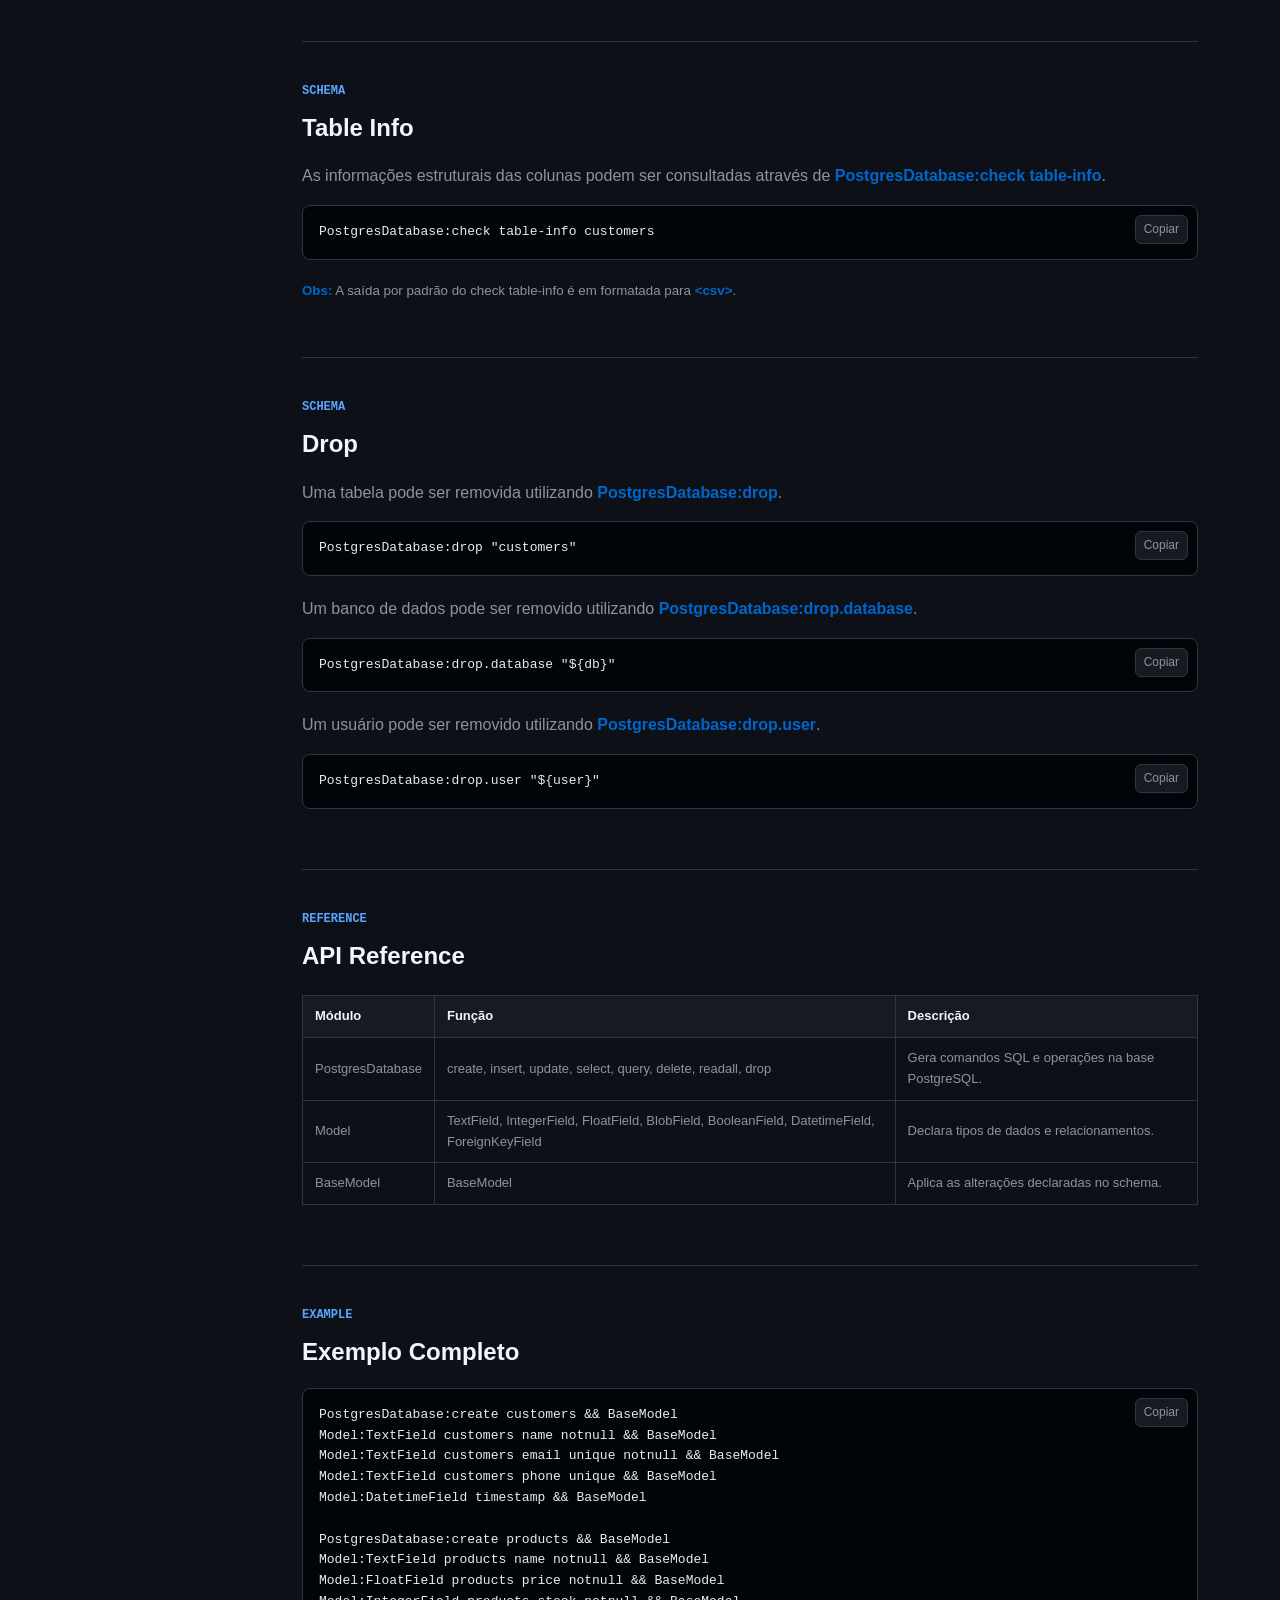
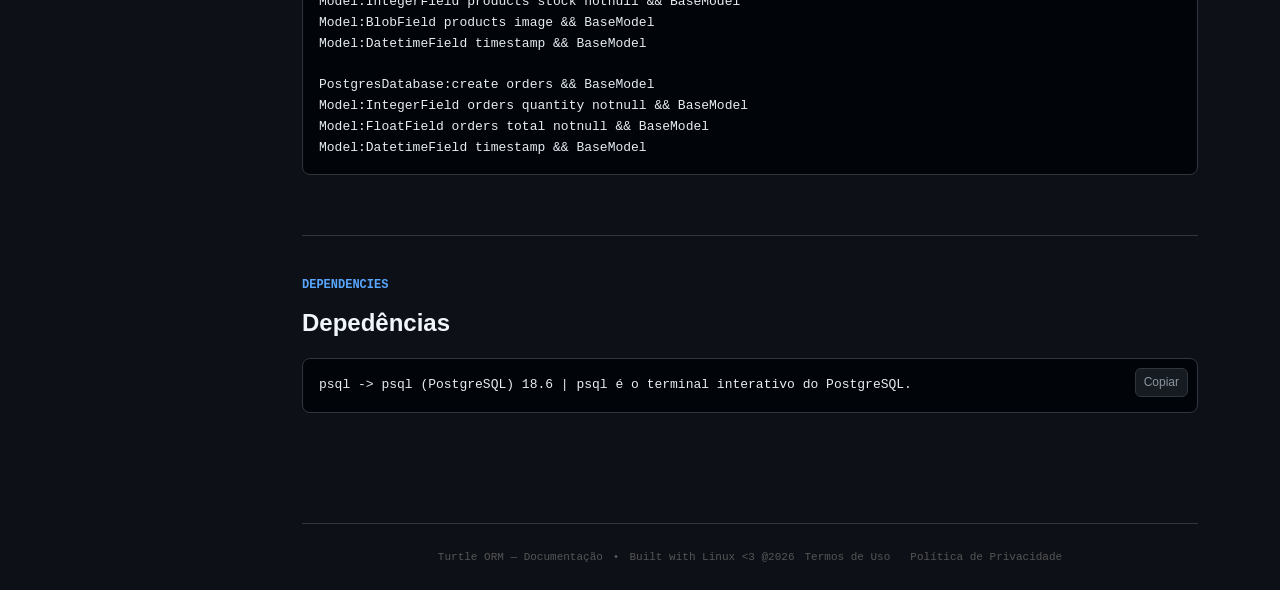
<file: website/postgresql/index.html>
<!DOCTYPE html>
<html lang="pt-BR">
    <head>
        <meta charset="UTF-8" />
        <meta name="viewport" content="width=device-width, initial-scale=1.0" />
        <title>Turtle ORM — PostgreSQL Docs</title>
        <link rel="stylesheet" href="../assets/style.css" />

        <link rel="icon" type="image/svg+xml" href="../public/favicon.svg" />

        <!-- SEO Principal -->
        <meta name="description" content="Turtle ORM — Um ORM simples, leve e modular em Bash com suporte a SQLite, PostgreSQL e PostgreSQL." />
        <meta name="keywords" content="Turtle ORM, Bash ORM, Shell Script ORM, SQLite Bash, Bash Database, Linux Shell ORM, Paulo Santos" />
        <meta name="author" content="Paulo Santos" />
        <meta name="robots" content="index, follow" />
        <meta name="language" content="pt-BR" />

        <!-- Canonical -->
        <link rel="canonical" href="https://pauloxc6.github.io/turtle/" />

        <!-- Open Graph (Facebook, WhatsApp, LinkedIn, Discord) -->
        <meta property="og:type" content="website" />
        <meta property="og:title" content="Turtle ORM — Documentação Oficial" />
        <meta property="og:description" content="Manipule bancos de dados em scripts Shell com sintaxe limpa, declaração de schemas e queries customizadas." />
        <meta property="og:url" content="https://pauloxc6.github.io/turtle/" />
        <meta property="og:site_name" content="Turtle ORM" />

        <!-- Twitter / X -->
        <meta name="twitter:card" content="summary" />
        <meta name="twitter:title" content="Turtle ORM — Documentação Oficial" />
        <meta name="twitter:description" content="ORM simples, leve e modular desenvolvido em Bash para bancos de dados relacionais." />

        <!-- Tema do Navegador e Mobile -->
        <meta name="theme-color" content="#0d1117" />

        <script src="https://www.google.com/recaptcha/enterprise.js?render=6LeG4b4tAAAAADa9qIogFwvrLjFD9aWpEhgsRH6J"></script>

        <!-- Google Tag Manager -->
        <script>
            (function (w, d, s, l, i) {
                w[l] = w[l] || [];
                w[l].push({ "gtm.start": new Date().getTime(), event: "gtm.js" });
                var f = d.getElementsByTagName(s)[0],
                    j = d.createElement(s),
                    dl = l != "dataLayer" ? "&l=" + l : "";
                j.async = true;
                j.src = "https://www.googletagmanager.com/gtm.js?id=" + i + dl;
                f.parentNode.insertBefore(j, f);
            })(window, document, "script", "dataLayer", "GTM-M9ZHT7QP");
        </script>
        <!-- End Google Tag Manager -->
    </head>

    <body>
        <!-- Header Topbar -->
        <header>
            <div class="header-inner">
                <div class="brand">
                    <button class="menu-button" id="menuButton" aria-label="Abrir Menu">☰</button>
                    <div class="brand-icon">🐢</div>
                    <a href="../index.html">Turtle ORM</a>
                    <span class="badge">v3.1</span>
                </div>

                <div class="header-controls">
                    <select class="driver-select" onchange="location = this.value;">
                        <option value="" selected disabled>Escolha um Driver</option>
                        <option value="../sqlite/">Driver: SQLite 🐢</option>
                        <option value="../mysql/">Driver: MySQL 🐬</option>
                        <option value="../postgresql/" selected>Driver: PostgreSQL 🐘</option>
                        <option value="../redis/" disabled>Redis 📚️ (Em Breve)</option>
                    </select>
                    <a href="https://github.com/Pauloxc6/turtle" target="_blank" rel="noopener">GitHub ↗</a>
                </div>
            </div>
        </header>

        <div class="sidebar-overlay" id="sidebarOverlay"></div>

        <div class="layout">
            <!-- Sidebar -->
            <aside class="sidebar" id="sidebar">
                <div class="sidebar-header">
                    <span>Navegação</span>
                    <button class="close-sidebar-button" id="closeSidebar">✕</button>
                </div>

                <div class="search">
                    <input type="search" id="searchInput" placeholder="Pesquisar..." />
                    <div id="searchResults" class="search-results"></div>
                </div>

                <nav id="navigation">
                    <div class="nav-group">
                        <span class="sidebar-title">Getting Started</span>
                        <a href="#overview">Overview</a>
                        <a href="#quickstart">Quickstart</a>
                        <a href="#debug">Debug</a>
                    </div>

                    <div class="nav-group">
                        <span class="sidebar-title">Models</span>
                        <a href="#tables">Tables</a>
                        <a href="#fields">Fields</a>
                        <a href="#relationships">Relationships</a>
                    </div>

                    <div class="nav-group">
                        <span class="sidebar-title">Database</span>
                        <a href="#insert">Insert</a>
                        <a href="#update">Update</a>
                        <a href="#select">Select</a>
                        <a href="#get">Get</a>
                        <a href="#queries">Queries</a>
                        <a href="#delete">Delete</a>
                    </div>

                    <div class="nav-group">
                        <span class="sidebar-title">Schema</span>
                        <a href="#schema">Schema</a>
                        <a href="#indexes">Indexes</a>
                        <a href="#table-info">Table Info</a>
                        <a href="#drop">Drop</a>
                    </div>

                    <div class="nav-group">
                        <span class="sidebar-title">Reference</span>
                        <a href="#api">API</a>
                        <a href="#complete-example">Exemplo Completo</a>
                        <a href="#dependencies">Dependências</a>
                    </div>
                </nav>
            </aside>

            <!-- Main Content -->
            <main class="content">
                <section id="overview" class="doc-section">
                    <div class="hero-label">PostgreSQL DRIVER</div>
                    <h1>Turtle ORM — PostgreSQL</h1>
                    <p class="lead">Documentação do driver PostgreSQL para a biblioteca Turtle ORM em Bash.</p>
                </section>

                <section id="quickstart" class="doc-section">
                    <div class="hero-label">GETTING STARTED</div>
                    <h2>Quickstart</h2>
                    <p>
                        A biblioteca Turtle começa com um objeto <strong>Database</strong>, um <strong>Usuário</strong> e uma ou mais classe <strong>Model</strong>. O objeto
                        <strong>Database</strong> gerencia o banco de dados, enquanto as funções <strong>Model</strong> são responsáveis pela definição das tabelas e seus campos.
                    </p>
                    <div class="code-wrapper">
                        <button class="copy-button">Copiar</button>
                        <pre><code>#!/usr/bin/env bash

source "orm"
source "dotenv"

db="shop"

ruser=$(dotenv:get "PSQL_ROOT_USER")
rpass=$(dotenv:get "PSQL_ROOT_PASS")

user=$(dotenv:get "PSQL_USER")
pass=$(dotenv:get "PSQL_PASS")

PostgresDatabase "${db}" "${user}" "${pass}" "${ruser}" "${rpass}"
</code></pre>
                    </div>

                    <ul class="obs">
                        <strong>Obs:</strong>
                        <li>
                            Por motivos de segurança, é recomendável a utilização de um arquivo dotenv para armazenar as credenciais. Como nota pessoal, recomendo a utilização de outra biblioteca
                            <strong><a href="https://github.com/Pauloxc6/dotenv" target="_blank">Dotenv</a>.</strong>
                        </li>
                    </ul>
                </section>

                <section id="debug">
                    <div class="hero-label">Debug</div>
                    <h2>Ativar o Debug</h2>

                    <p>É possível ativar o modo debug na importação do framework, utilizando o argumento <strong>--debug</strong>:</p>
                    <div class="code-wrapper">
                        <button class="copy-button">Copiar</button>
                        <pre><code>source "orm" --debug</code></pre>
                    </div>
                </section>

                <section id="tables" class="doc-section">
                    <div class="hero-label">MODELS</div>
                    <h2>Criação de tabelas</h2>
                    <p>
                        As tabelas são criadas utilizando <strong>PostgresDatabase:create</strong>. <br />
                        Após a criação, <strong>BaseModel</strong> processa os Models e seus respectivos Fields. <br />
                        Neste exemplo, será criado um pequeno esquema para uma loja, contendo clientes, produtos e pedidos.
                    </p>
                    <div class="code-wrapper">
                        <button class="copy-button">Copiar</button>
                        <pre><code>PostgresDatabase:create customers && BaseModel
PostgresDatabase:create products && BaseModel
PostgresDatabase:create orders && BaseModel</code></pre>
                    </div>
                </section>

                <section id="fields" class="doc-section">
                    <div class="hero-label">MODELS</div>
                    <h2>Fields</h2>

                    <p>
                        Os campos são adicionados às tabelas através das funções <strong>Model:*Field</strong>. <br />
                        O primeiro argumento representa a tabela e o segundo representa o nome da coluna. <br />
                        Os campos também podem receber propriedades adicionais, como <strong>unique</strong> e <strong>notnull</strong>. <br />
                    </p>

                    <h3>TextField</h3>

                    <p><strong>Model:TextField</strong> cria uma coluna do tipo <strong>TEXT</strong>.</p>

                    <div class="code-wrapper">
                        <button class="copy-button">Copiar</button>
                        <pre><code>Model:TextField customers name && BaseModel
Model:TextField customers email unique && BaseModel
Model:TextField customers phone unique notnull && BaseModel</code></pre>
                    </div>

                    <h3>IntegerField</h3>

                    <p><strong>Model:IntegerField</strong> cria uma coluna do tipo <strong>INTEGER</strong>.</p>

                    <div class="code-wrapper">
                        <button class="copy-button">Copiar</button>
                        <pre><code>Model:IntegerField customers age && BaseModel
Model:IntegerField products stock notnull && BaseModel</code></pre>
                    </div>

                    <h3>FloatField</h3>

                    <p><strong>Model:FloatField</strong> cria uma coluna do tipo <strong>FLOAT</strong>.</p>

                    <div class="code-wrapper">
                        <button class="copy-button">Copiar</button>
                        <pre><code>Model:FloatField products price notnull && BaseModel</code></pre>
                    </div>

                    <h3>BlobField</h3>

                    <p><strong>Model:BlobField</strong> cria uma coluna do tipo <strong>BLOB</strong>.</p>

                    <div class="code-wrapper">
                        <button class="copy-button">Copiar</button>
                        <pre><code>Model:BlobField products image && BaseModel</code></pre>
                    </div>

                    <h3>BooleanField</h3>

                    <p><strong>Model:BooleanField</strong> cria uma coluna do tipo <strong>BOOLEAN</strong>.</p>

                    <div class="code-wrapper">
                        <button class="copy-button">Copiar</button>
                        <pre><code>Model:BooleanField products productActive t && BaseModel</code></pre>
                    </div>

                    <ul class="obs">
                        <li><strong>Obs:</strong> Para difinir um dado tipo boolean utilizamos o <strong>f</strong> para <strong>FALSE</strong> e <strong>t</strong> para <strong>TRUE</strong>.</li>
                    </ul>

                    <h3>DatetimeField</h3>

                    <p><strong>Model:DatetimeField</strong> cria uma coluna do tipo <strong>DATETIME</strong>.</p>

                    <div class="code-wrapper">
                        <button class="copy-button">Copiar</button>
                        <pre><code>Model:DatetimeField products timestamp && BaseModel</code></pre>
                    </div>

                    <p>É necessário a utilização da função interna de geração de data e hora. Pode ser utilizado o <strong>insert</strong> ou <strong>update</strong></p>

                    <div class="code-wrapper">
                        <button class="copy-button">Copiar</button>
                        <pre><code>PostgresDatabase:update products timestamp "$(datetime "format=24")" 1</code></pre>
                    </div>

                    <ul class="obs">
                        <li><strong>Obs:</strong> A saida da data pode ser altarada para 24 horas ou 12 horas, especificando com <strong>format=24</strong> ou <strong>format=12</strong>.</li>
                    </ul>
                </section>

                <section id="relationships" class="doc-section">
                    <div class="hero-label">MODELS</div>
                    <p>A definição das tabelas pode ser combinada para representar uma estrutura mais próxima de uma aplicação real.</p>

                    <h2>Foreign Keys</h2>

                    <p>
                        As chaves estrangeiras são definidas através de <strong>Model:ForeignKeyField</strong>. <br />
                        Por padrão, as colunas <strong>id</strong> são configuradas como <strong>PRIMARY KEY</strong>. <strong>ForeignKeyField</strong> adiciona uma coluna que estabelece <br />
                        uma referência entre duas tabelas.
                    </p>

                    <div class="code-wrapper">
                        <button class="copy-button">Copiar</button>
                        <pre><code>Model:ForeignKeyField orders customers</code></pre>
                    </div>
                </section>

                <section id="insert" class="doc-section">
                    <div class="hero-label">DATABASE</div>
                    <h2>Insert</h2>

                    <p>
                        Os registros são inseridos utilizando <strong>PostgresDatabase:insert</strong>. <br />
                        O primeiro argumento representa a tabela, o segundo representa a coluna e o terceiro representa o valor que será armazenado.
                    </p>

                    <div class="code-wrapper">
                        <button class="copy-button">Copiar</button>
                        <pre><code>PostgresDatabase:insert customers name "Paulo Santos"
PostgresDatabase:insert customers email "paulo@example.com"</code></pre>
                    </div>

                    <ul class="obs">
                        <li><strong>Obs:</strong> É recomendável que se utilize o <strong>insert</strong> para inserir o id e fazer as alterações com <strong>update</strong>. Ex:</li>
                        <li>
                            <div class="code-wrapper">
                                <button class="copy-button">Copiar</button>
                                <pre><code>idRandom=$(( RANDOM * 32768 + RANDOM ))
PostgresDatabase:insert customers id "${idRandom}"
PostgresDatabase:update customers name "Paulo Santos" "${idRandom}"</code></pre>
                            </div>
                        </li>
                    </ul>
                </section>

                <section id="update" class="doc-section">
                    <div class="hero-label">DATABASE</div>
                    <h2>Update</h2>

                    <p>
                        Os registros existentes podem ser atualizados utilizando <strong>PostgresDatabase:update</strong>. <br />
                        O último argumento representa o ID do registro que será atualizado.
                    </p>

                    <div class="code-wrapper">
                        <button class="copy-button">Copiar</button>
                        <pre><code>PostgresDatabase:update customers name "Paulo Cezar Santos" 1</code></pre>
                    </div>
                </section>

                <section id="select" class="doc-section">
                    <div class="hero-label">DATABASE</div>
                    <h2>Select</h2>

                    <p>Os registros de uma tabela podem ser consultados utilizando <strong>PostgresDatabase:select</strong>.</p>

                    <div class="code-wrapper">
                        <button class="copy-button">Copiar</button>
                        <pre><code>PostgresDatabase:select customers &lt;csv&gt;
PostgresDatabase:select products &lt;csv&gt;</code></pre>
                    </div>

                    <p>A saida pode ser modifca através de <strong>&lt;csv&gt;</strong> colocado no por último.</p>
                </section>

                <section id="get" class="doc-section">
                    <div class="hero-label">DATABASE</div>
                    <h2>Get</h2>

                    <p>
                        Os registros de um tabela podem ser consultados através pelo id, utilizando:
                        <strong>PostgresDatabase:get</strong>
                    </p>

                    <div class="code-wrapper">
                        <button class="copy-button">Copiar</button>
                        <pre><code>PostgresDatabase:get customers 1 &lt;csv&gt;</code></pre>
                    </div>

                    <p>A saida pode ser modifca através de <strong>&lt;csv&gt;</strong> colocados no por último.</p>

                    <ul class="obs">
                        <li><strong>Obs:</strong> Por padrão o id é setado como 1 em caso de não expecificado.</li>
                    </ul>
                </section>

                <!-- Queries Customizadas com correção de HTML (&lt;) -->
                <section id="queries" class="doc-section">
                    <div class="hero-label">DATABASE</div>
                    <h2>Queries Customizadas</h2>

                    <p>
                        Consultas SQL personalizadas podem ser executadas utilizando <strong>PostgresDatabase:query</strong>. <br />
                        A query pode ser passada diretamente para a função através de um Here Document.
                    </p>

                    <p>Para consultas SQL diretas, utilize a sintaxe Heredoc:</p>
                    <div class="code-wrapper">
                        <button class="copy-button">Copiar</button>
                        <pre><code>PostgresDatabase:query &lt;&lt;SQL
SELECT 
    name, 
    email 
FROM 
    customers 
WHERE 
    id = 1;
SQL</code></pre>
                    </div>

                    <ul class="obs">
                        <li><strong>Obs:</strong> A saida por padrão das queries customizadas é em formatada para <strong>&lt;csv&gt;</strong>.</li>
                    </ul>
                </section>

                <section id="delete" class="doc-section">
                    <div class="hero-label">DATABASE</div>
                    <h2>Delete</h2>

                    <p>
                        Um registro pode ser removido utilizando <strong>PostgresDatabase:delete</strong>. <br />
                        O segundo argumento representa o ID do registro que será removido.
                    </p>

                    <div class="code-wrapper">
                        <button class="copy-button">Copiar</button>
                        <pre><code>PostgresDatabase:delete customers 1</code></pre>
                    </div>
                </section>

                <section id="schema" class="doc-section">
                    <div class="hero-label">SCHEMA</div>
                    <h2>Schema</h2>

                    <p>O schema de uma tabela pode ser exibido utilizando <strong>PostgresDatabase:check schema</strong>.</p>

                    <div class="code-wrapper">
                        <button class="copy-button">Copiar</button>
                        <pre><code>PostgresDatabase:check schema customers</code></pre>
                    </div>

                    <ul class="obs">
                        <li><strong>Obs:</strong> A saida por padrão do check schema é em formatada para <strong>&lt;csv&gt;</strong>.</li>
                    </ul>
                </section>

                <section id="indexes" class="doc-section">
                    <div class="hero-label">SCHEMA</div>
                    <h2>Indexes</h2>

                    <p>Os índices associados a uma tabela podem ser consultados através de <strong>PostgresDatabase:check indexs</strong>.</p>

                    <div class="code-wrapper">
                        <button class="copy-button">Copiar</button>
                        <pre><code>PostgresDatabase:check indexs customers
PostgresDatabase:delete.index customers email</code></pre>
                    </div>

                    <ul class="obs">
                        <li><strong>Obs:</strong> A saida por padrão do check indexs é em formatada para <strong>&lt;csv&gt;</strong>.</li>
                    </ul>
                </section>

                <section id="table-info" class="doc-section">
                    <div class="hero-label">SCHEMA</div>
                    <h2>Table Info</h2>

                    <p>As informações estruturais das colunas podem ser consultadas através de <strong>PostgresDatabase:check table-info</strong>.</p>

                    <div class="code-wrapper">
                        <button class="copy-button">Copiar</button>
                        <pre><code>PostgresDatabase:check table-info customers</code></pre>
                    </div>

                    <ul class="obs">
                        <li><strong>Obs:</strong> A saída por padrão do check table-info é em formatada para <strong>&lt;csv&gt;</strong>.</li>
                    </ul>
                </section>

                <section id="drop" class="doc-section">
                    <div class="hero-label">SCHEMA</div>
                    <h2>Drop</h2>

                    <p>Uma tabela pode ser removida utilizando <strong>PostgresDatabase:drop</strong>.</p>

                    <div class="code-wrapper">
                        <button class="copy-button">Copiar</button>
                        <pre><code>PostgresDatabase:drop "customers"</code></pre>
                    </div>

                    <p>Um banco de dados pode ser removido utilizando <strong>PostgresDatabase:drop.database</strong>.</p>

                    <div class="code-wrapper">
                        <button class="copy-button">Copiar</button>
                        <pre><code>PostgresDatabase:drop.database "${db}"</code></pre>
                    </div>

                    <p>Um usuário pode ser removido utilizando <strong>PostgresDatabase:drop.user</strong>.</p>

                    <div class="code-wrapper">
                        <button class="copy-button">Copiar</button>
                        <pre><code>PostgresDatabase:drop.user "${user}"</code></pre>
                    </div>
                </section>

                <section id="api" class="doc-section">
                    <div class="hero-label">REFERENCE</div>
                    <h2>API Reference</h2>

                    <p></p>

                    <div class="table-wrapper">
                        <table>
                            <thead>
                                <tr>
                                    <th>Módulo</th>
                                    <th>Função</th>
                                    <th>Descrição</th>
                                </tr>
                            </thead>
                            <tbody>
                                <tr>
                                    <td>PostgresDatabase</td>
                                    <td>create, insert, update, select, query, delete, readall, drop</td>
                                    <td>Gera comandos SQL e operações na base PostgreSQL.</td>
                                </tr>
                                <tr>
                                    <td>Model</td>
                                    <td>TextField, IntegerField, FloatField, BlobField, BooleanField, DatetimeField, ForeignKeyField</td>
                                    <td>Declara tipos de dados e relacionamentos.</td>
                                </tr>
                                <tr>
                                    <td>BaseModel</td>
                                    <td>BaseModel</td>
                                    <td>Aplica as alterações declaradas no schema.</td>
                                </tr>
                            </tbody>
                        </table>
                    </div>
                </section>

                <section id="complete-example" class="doc-section">
                    <div class="hero-label">EXAMPLE</div>
                    <h2>Exemplo Completo</h2>
                    <div class="code-wrapper">
                        <button class="copy-button">Copiar</button>
                        <pre><code>PostgresDatabase:create customers && BaseModel
Model:TextField customers name notnull && BaseModel
Model:TextField customers email unique notnull && BaseModel
Model:TextField customers phone unique && BaseModel
Model:DatetimeField timestamp && BaseModel

PostgresDatabase:create products && BaseModel
Model:TextField products name notnull && BaseModel
Model:FloatField products price notnull && BaseModel
Model:IntegerField products stock notnull && BaseModel
Model:BlobField products image && BaseModel
Model:DatetimeField timestamp && BaseModel

PostgresDatabase:create orders && BaseModel
Model:IntegerField orders quantity notnull && BaseModel
Model:FloatField orders total notnull && BaseModel
Model:DatetimeField timestamp && BaseModel</code></pre>
                    </div>
                </section>

                <section id="dependencies" class="doc-section">
                    <div class="hero-label">DEPENDENCIES</div>
                    <h2>Depedências</h2>

                    <div class="code-wrapper">
                        <button class="copy-button">Copiar</button>
                        <pre><code>psql -> psql (PostgreSQL) 18.6 | psql é o terminal interativo do PostgreSQL.</code></pre>
                    </div>
                </section>

                <!-- Banner de Consentimento de Cookies -->
                <div id="cookie-banner" class="cookie-banner" style="display: none">
                    <div class="cookie-content">
                        <p>
                            Utilizamos cookies de análise (Google Analytics) para melhorar a documentação. Você pode aceitar ou recusar o rastreamento.
                            <a href="./privacidade.html">Saiba mais</a>.
                        </p>
                        <div class="cookie-buttons">
                            <button id="cookie-reject" class="btn-cookie btn-reject">Recusar</button>
                            <button id="cookie-accept" class="btn-cookie btn-accept">Aceitar</button>
                        </div>
                    </div>
                </div>

                <footer>
                    <span>Turtle ORM — Documentação</span>
                    <span>•</span>
                    <span>Built with Linux &lt;3 @2026</span>

                    <div class="footer-links">
                        <a href="../termos.html">Termos de Uso</a>
                        <a href="../privacidade.html">Política de Privacidade</a>
                    </div>
                </footer>
            </main>
        </div>

        <!-- Main Script-->
        <script src="../assets/script.js"></script>
        <script src="../assets/cookies.js"></script>

        <!-- Google Tag Manager (noscript) -->
        <noscript><iframe src="https://www.googletagmanager.com/ns.html?id=GTM-M9ZHT7QP" height="0" width="0" style="display: none; visibility: hidden"></iframe></noscript>
        <!-- End Google Tag Manager (noscript) -->
    </body>
</html>
</file>
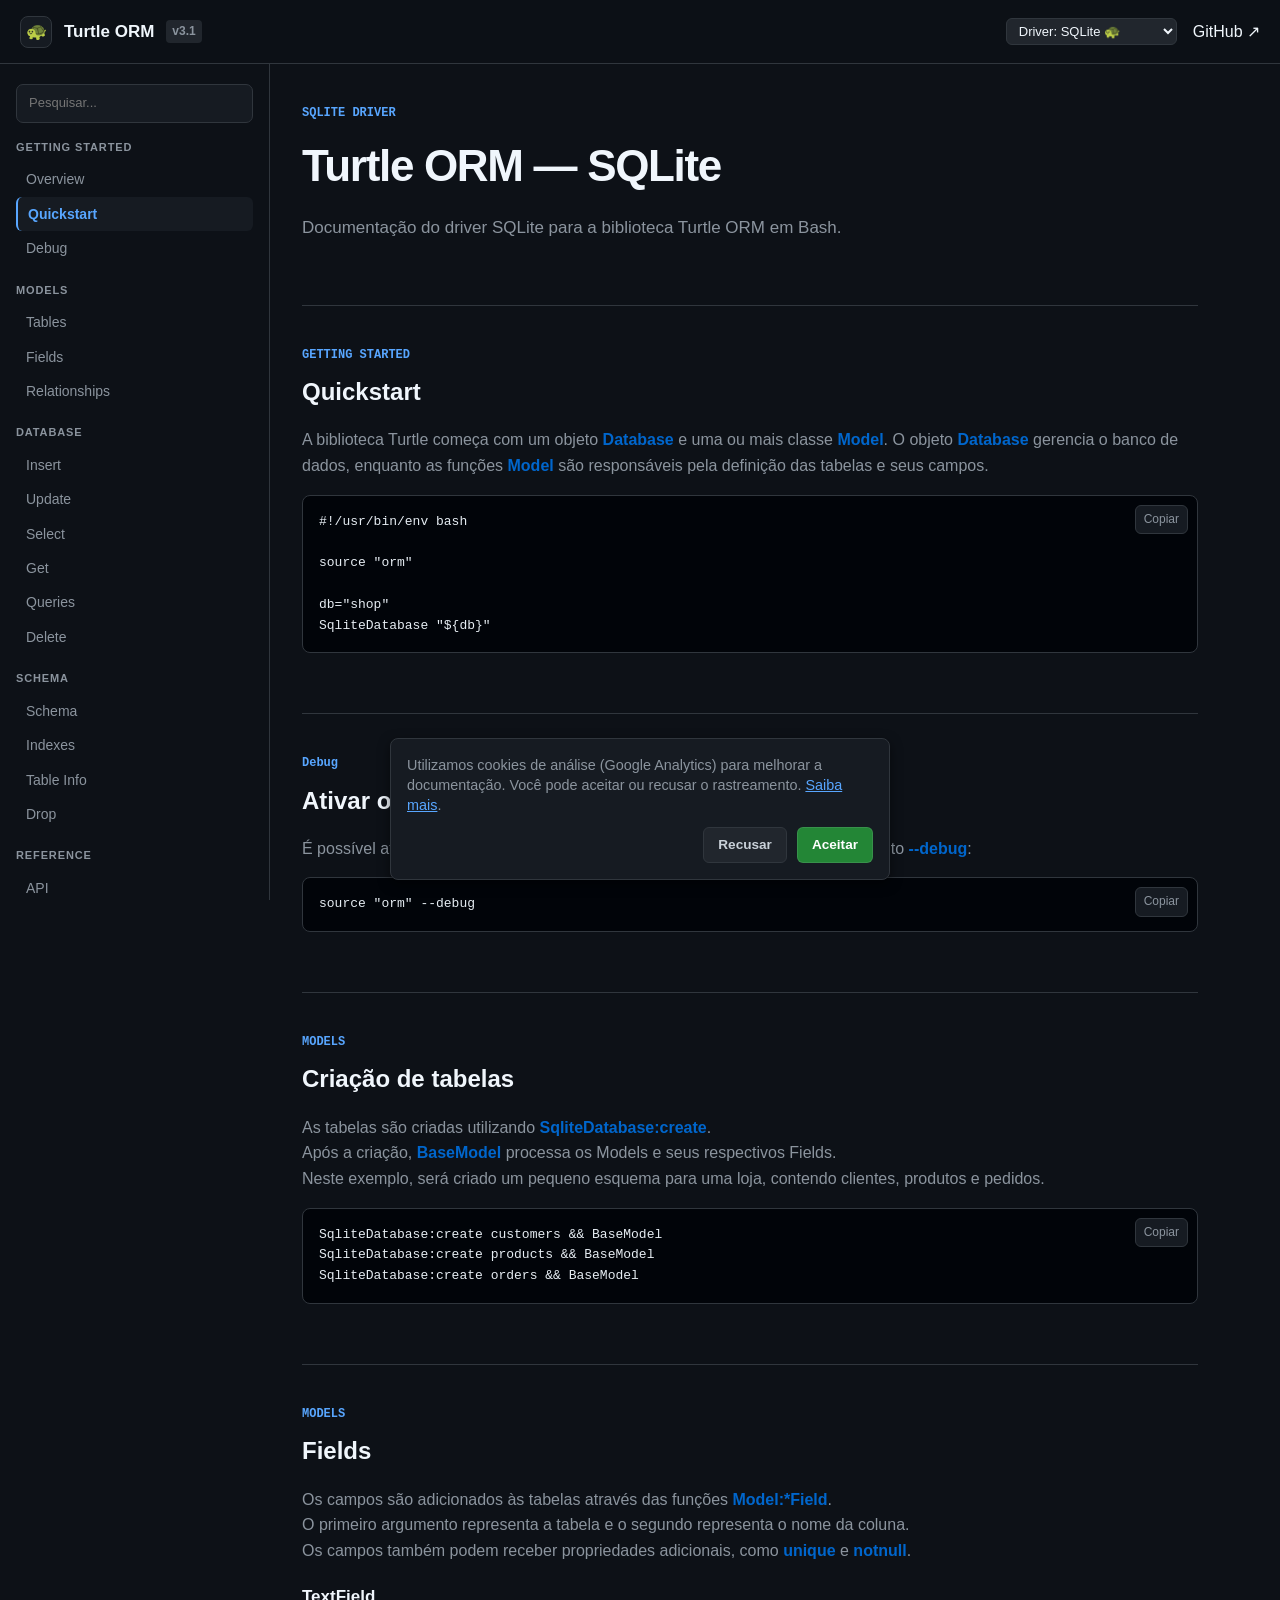
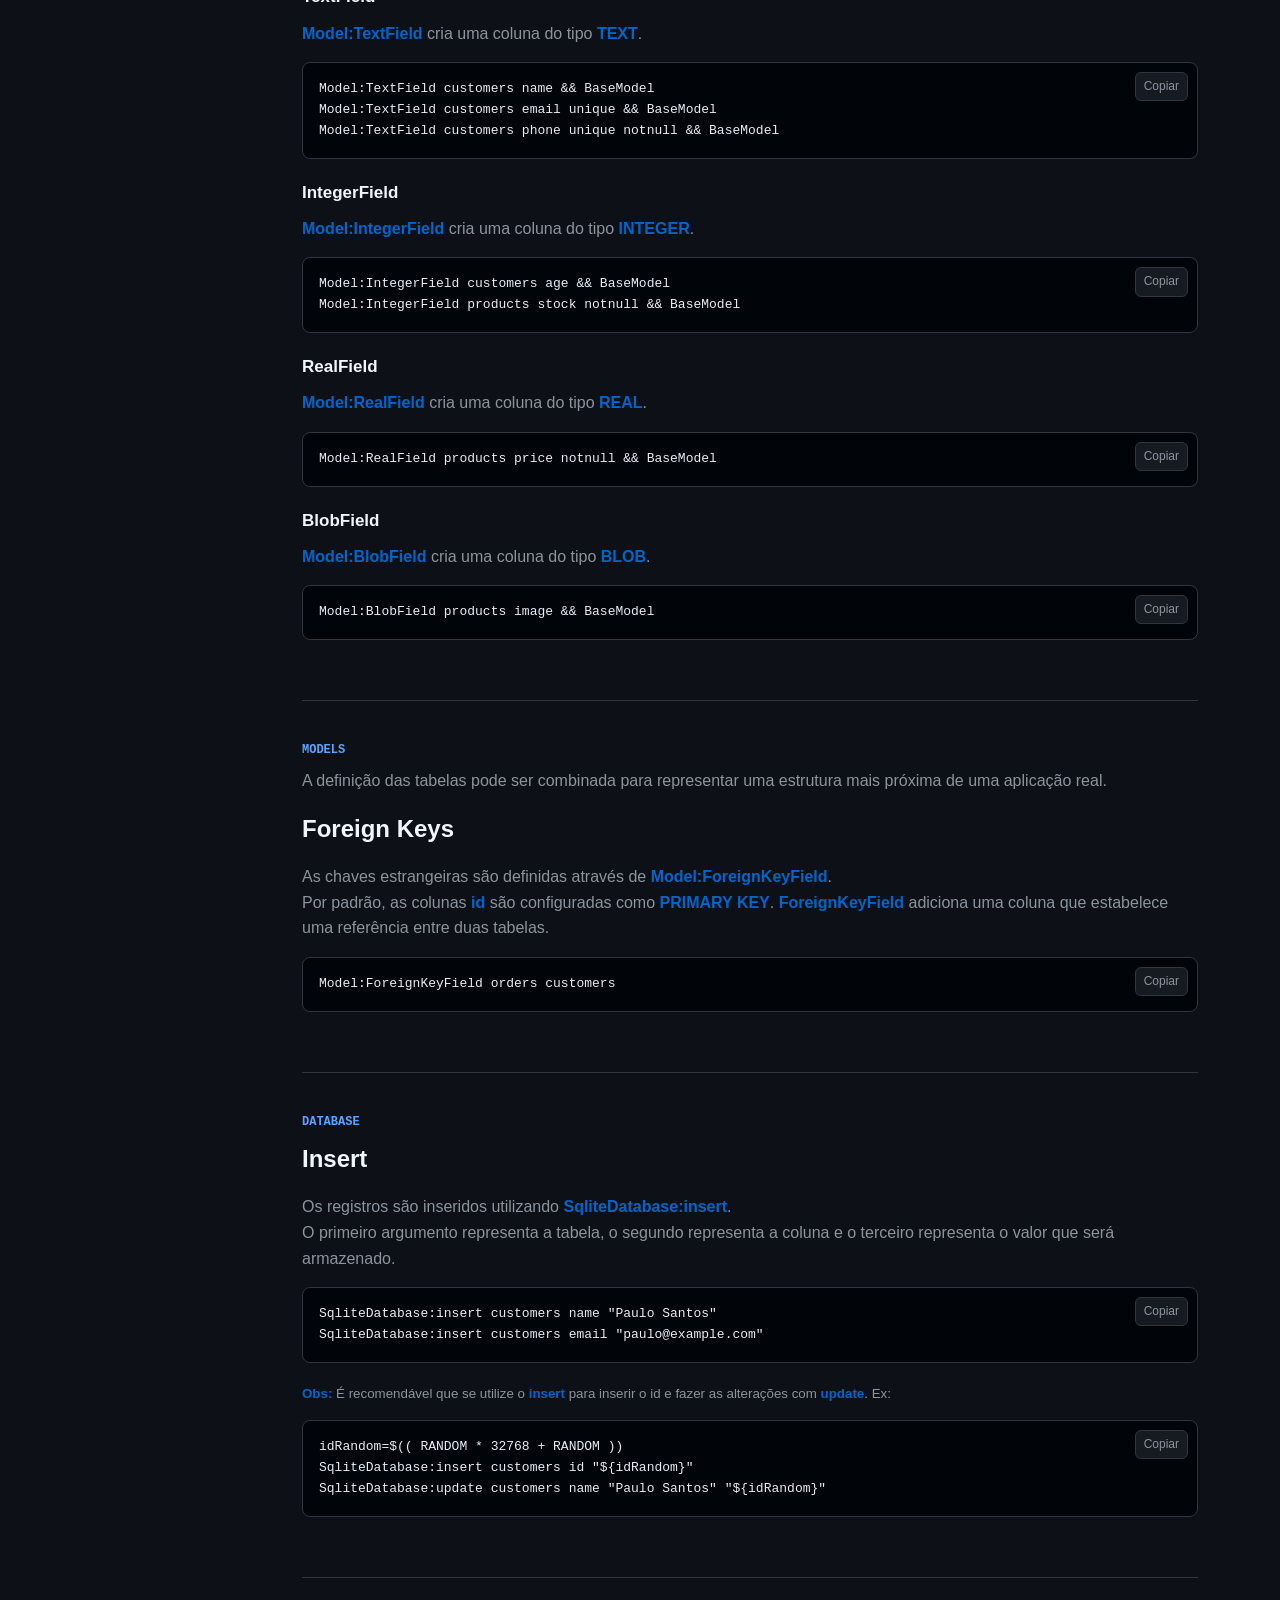
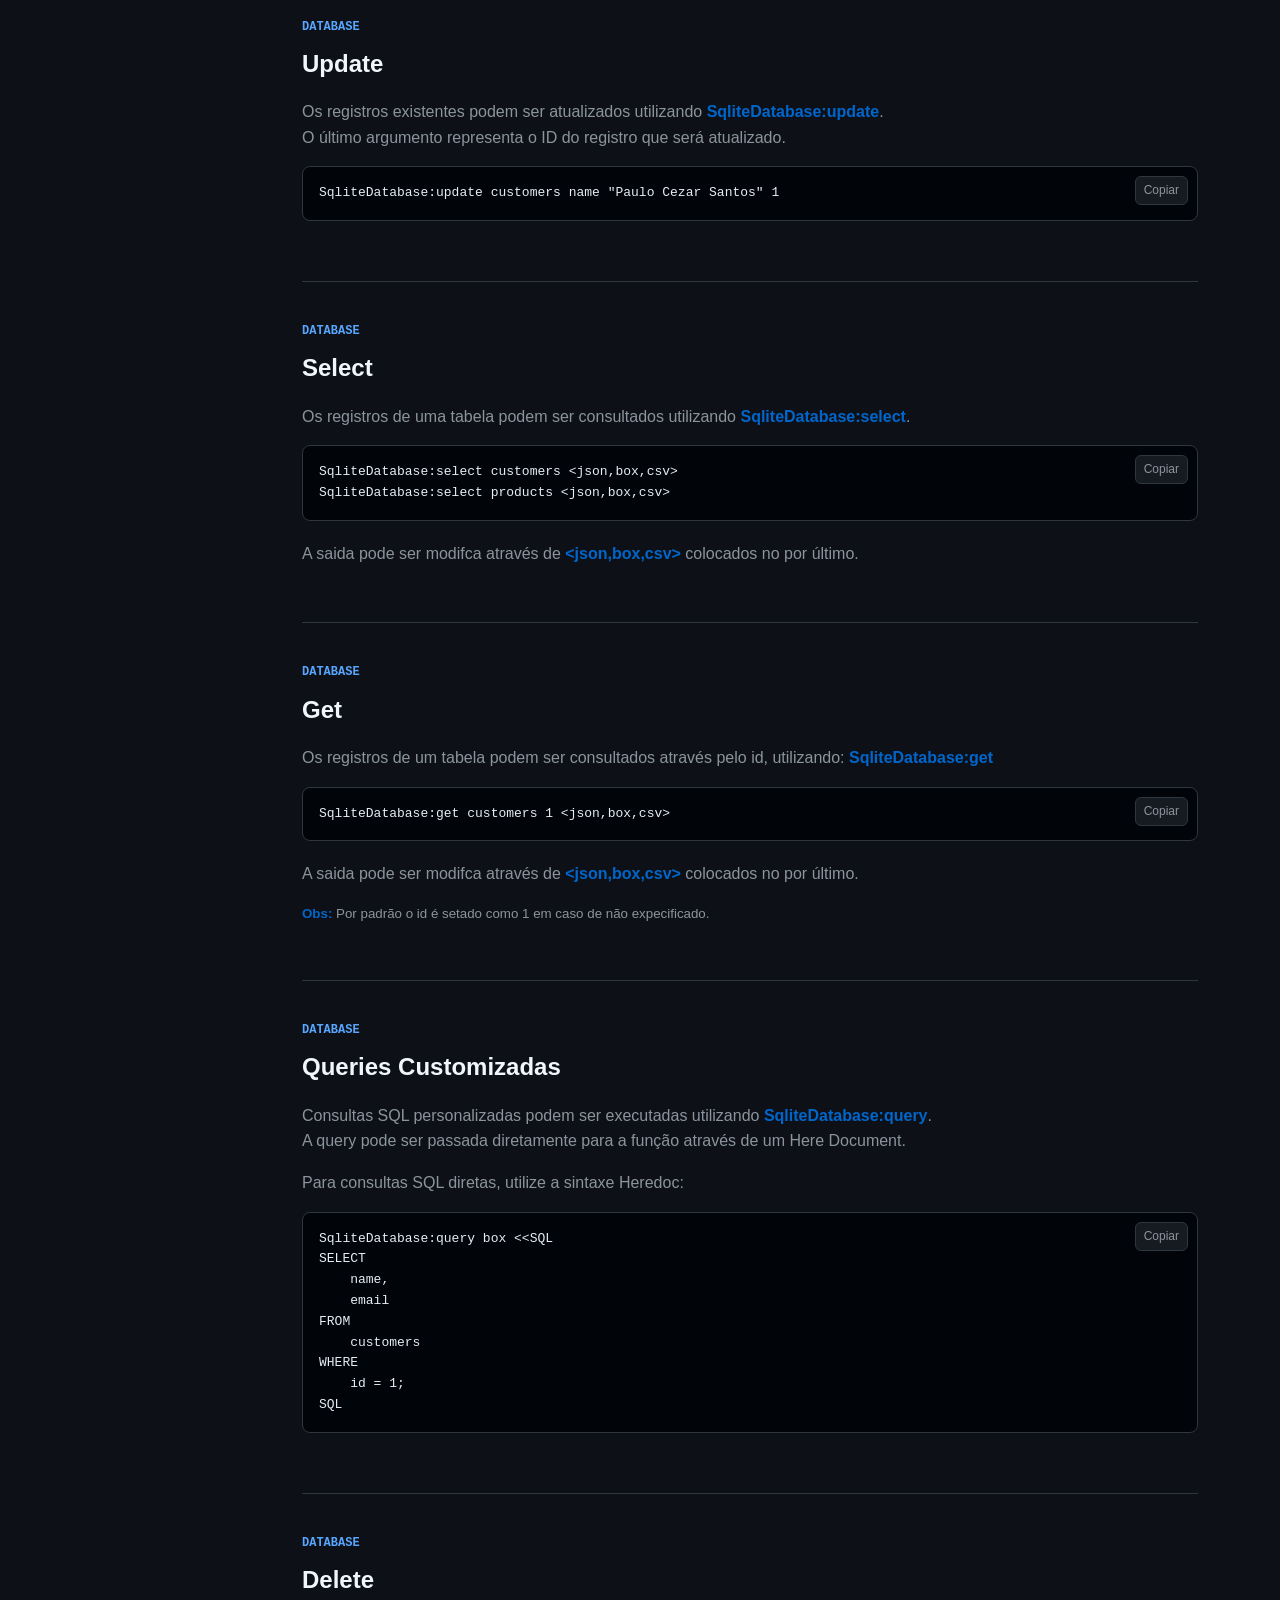
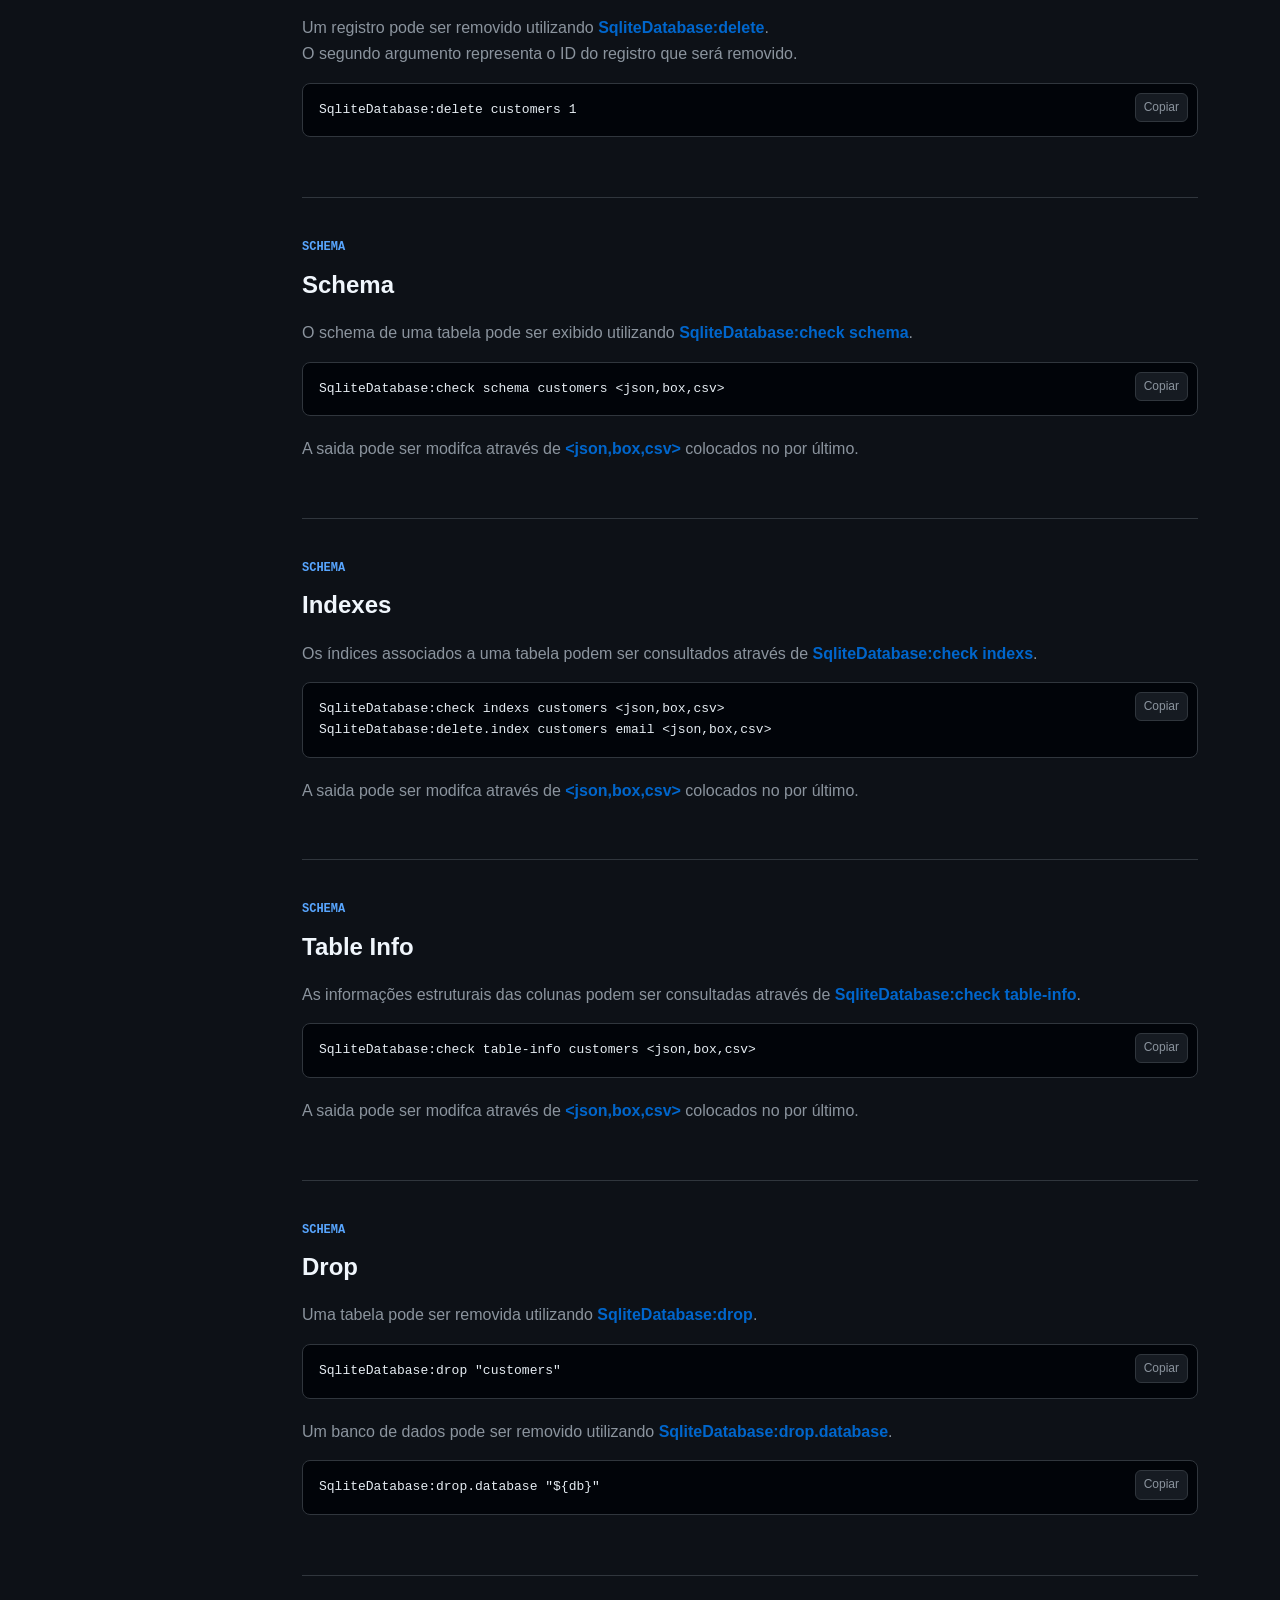
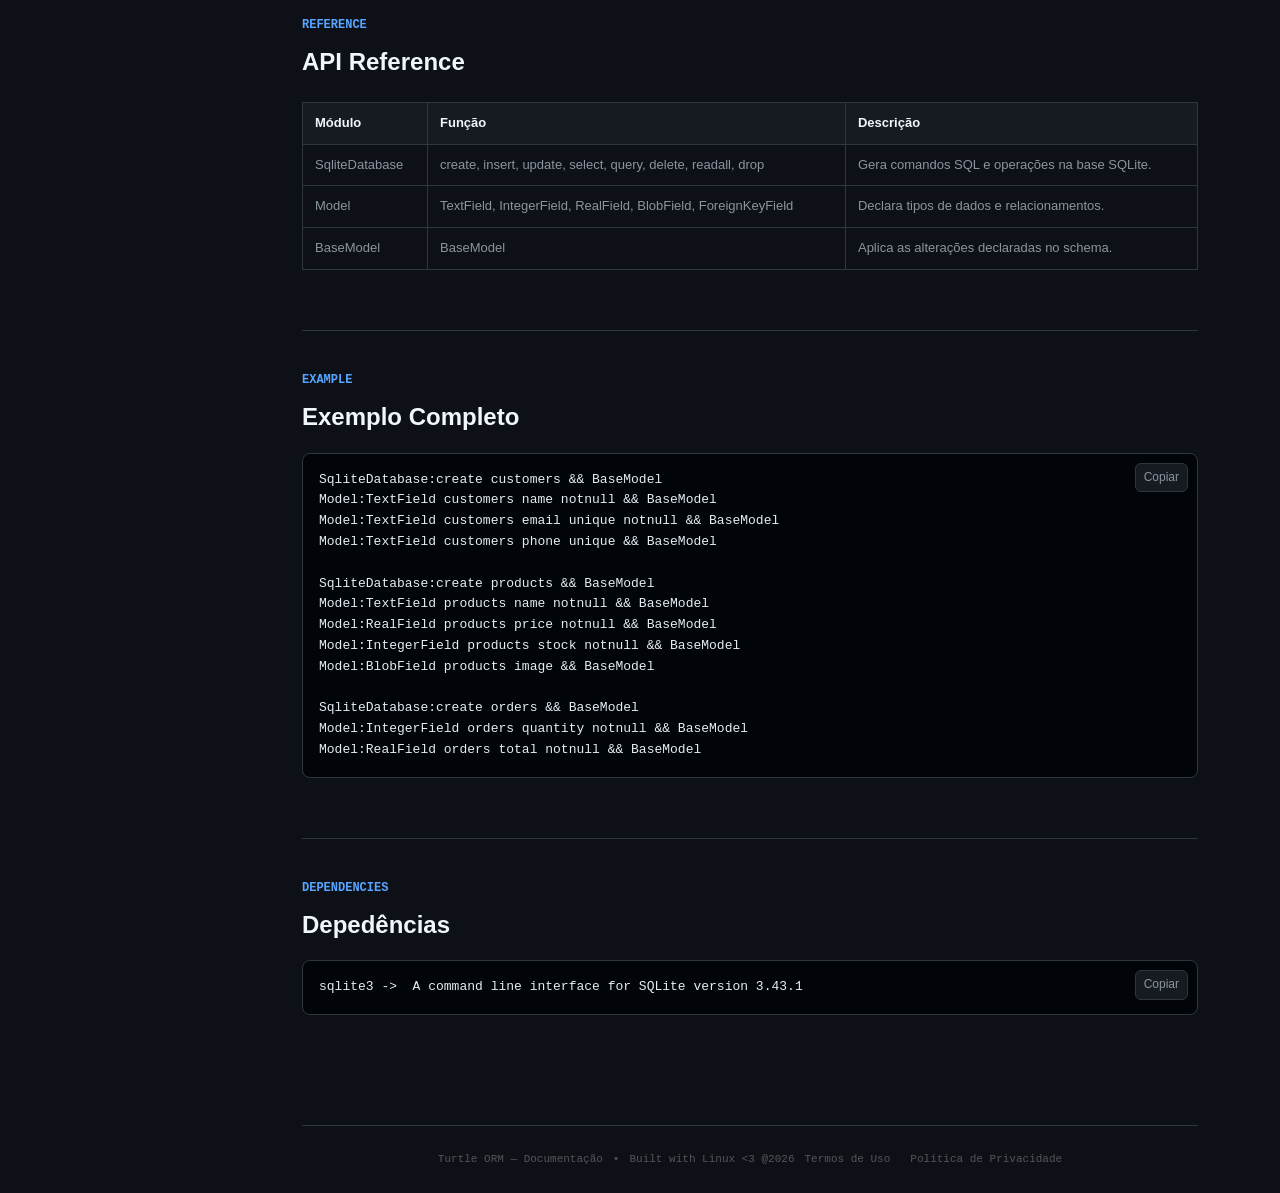
<file: website/sqlite/index.html>
<!DOCTYPE html>
<html lang="pt-BR">
    <head>
        <meta charset="UTF-8" />
        <meta name="viewport" content="width=device-width, initial-scale=1.0" />
        <title>Turtle ORM — SQLite Docs</title>
        <link rel="stylesheet" href="../assets/style.css" />

        <link rel="icon" type="image/svg+xml" href="../public/favicon.svg" />

        <!-- SEO Principal -->
        <meta name="description" content="Turtle ORM — Um ORM simples, leve e modular em Bash com suporte a SQLite, MySQL e PostgreSQL." />
        <meta name="keywords" content="Turtle ORM, Bash ORM, Shell Script ORM, SQLite Bash, Bash Database, Linux Shell ORM, Paulo Santos" />
        <meta name="author" content="Paulo Santos" />
        <meta name="robots" content="index, follow" />
        <meta name="language" content="pt-BR" />

        <!-- Canonical -->
        <link rel="canonical" href="https://pauloxc6.github.io/turtle/" />

        <!-- Open Graph (Facebook, WhatsApp, LinkedIn, Discord) -->
        <meta property="og:type" content="website" />
        <meta property="og:title" content="Turtle ORM — Documentação Oficial" />
        <meta property="og:description" content="Manipule bancos de dados em scripts Shell com sintaxe limpa, declaração de schemas e queries customizadas." />
        <meta property="og:url" content="https://pauloxc6.github.io/turtle/" />
        <meta property="og:site_name" content="Turtle ORM" />

        <!-- Twitter / X -->
        <meta name="twitter:card" content="summary" />
        <meta name="twitter:title" content="Turtle ORM — Documentação Oficial" />
        <meta name="twitter:description" content="ORM simples, leve e modular desenvolvido em Bash para bancos de dados relacionais." />

        <!-- Tema do Navegador e Mobile -->
        <meta name="theme-color" content="#0d1117" />

        <script src="https://www.google.com/recaptcha/enterprise.js?render=6LeG4b4tAAAAADa9qIogFwvrLjFD9aWpEhgsRH6J"></script>

        <!-- Google Tag Manager -->
        <script>
            (function (w, d, s, l, i) {
                w[l] = w[l] || [];
                w[l].push({ "gtm.start": new Date().getTime(), event: "gtm.js" });
                var f = d.getElementsByTagName(s)[0],
                    j = d.createElement(s),
                    dl = l != "dataLayer" ? "&l=" + l : "";
                j.async = true;
                j.src = "https://www.googletagmanager.com/gtm.js?id=" + i + dl;
                f.parentNode.insertBefore(j, f);
            })(window, document, "script", "dataLayer", "GTM-M9ZHT7QP");
        </script>
        <!-- End Google Tag Manager -->
    </head>

    <body>
        <!-- Header Topbar -->
        <header>
            <div class="header-inner">
                <div class="brand">
                    <button class="menu-button" id="menuButton" aria-label="Abrir Menu">☰</button>
                    <div class="brand-icon">🐢</div>
                    <a href="../index.html">Turtle ORM</a>
                    <span class="badge">v3.1</span>
                </div>

                <div class="header-controls">
                    <select class="driver-select" onchange="location = this.value;">
                        <option value="" selected disabled>Escolha um Driver</option>
                        <option value="../sqlite/" selected>Driver: SQLite 🐢</option>
                        <option value="../mysql/">Driver: MySQL 🐬</option>
                        <option value="../postgresql/">Driver: PostgreSQL 🐘</option>
                        <option value="../redis/" disabled>Redis 📚️ (Em Breve)</option>
                    </select>
                    <a href="https://github.com/Pauloxc6/turtle" target="_blank" rel="noopener">GitHub ↗</a>
                </div>
            </div>
        </header>

        <div class="sidebar-overlay" id="sidebarOverlay"></div>

        <div class="layout">
            <!-- Sidebar -->
            <aside class="sidebar" id="sidebar">
                <div class="sidebar-header">
                    <span>Navegação</span>
                    <button class="close-sidebar-button" id="closeSidebar">✕</button>
                </div>

                <div class="search">
                    <input type="search" id="searchInput" placeholder="Pesquisar..." />
                    <div id="searchResults" class="search-results"></div>
                </div>

                <nav id="navigation">
                    <div class="nav-group">
                        <span class="sidebar-title">Getting Started</span>
                        <a href="#overview">Overview</a>
                        <a href="#quickstart">Quickstart</a>
                        <a href="#debug">Debug</a>
                    </div>

                    <div class="nav-group">
                        <span class="sidebar-title">Models</span>
                        <a href="#tables">Tables</a>
                        <a href="#fields">Fields</a>
                        <a href="#relationships">Relationships</a>
                    </div>

                    <div class="nav-group">
                        <span class="sidebar-title">Database</span>
                        <a href="#insert">Insert</a>
                        <a href="#update">Update</a>
                        <a href="#select">Select</a>
                        <a href="#get">Get</a>
                        <a href="#queries">Queries</a>
                        <a href="#delete">Delete</a>
                    </div>

                    <div class="nav-group">
                        <span class="sidebar-title">Schema</span>
                        <a href="#schema">Schema</a>
                        <a href="#indexes">Indexes</a>
                        <a href="#table-info">Table Info</a>
                        <a href="#drop">Drop</a>
                    </div>

                    <div class="nav-group">
                        <span class="sidebar-title">Reference</span>
                        <a href="#api">API</a>
                        <a href="#complete-example">Exemplo Completo</a>
                        <a href="#dependencies">Dependências</a>
                    </div>
                </nav>
            </aside>

            <!-- Main Content -->
            <main class="content">
                <section id="overview" class="doc-section">
                    <div class="hero-label">SQLITE DRIVER</div>
                    <h1>Turtle ORM — SQLite</h1>
                    <p class="lead">Documentação do driver SQLite para a biblioteca Turtle ORM em Bash.</p>
                </section>

                <section id="quickstart" class="doc-section">
                    <div class="hero-label">GETTING STARTED</div>
                    <h2>Quickstart</h2>
                    <p>
                        A biblioteca Turtle começa com um objeto <strong>Database</strong> e uma ou mais classe <strong>Model</strong>. O objeto <strong>Database</strong> gerencia o banco de dados,
                        enquanto as funções <strong>Model</strong> são responsáveis pela definição das tabelas e seus campos.
                    </p>
                    <div class="code-wrapper">
                        <button class="copy-button">Copiar</button>
                        <pre><code>#!/usr/bin/env bash

source "orm"

db="shop"
SqliteDatabase "${db}"</code></pre>
                    </div>
                </section>

                <section id="debug" class="doc-section">
                    <div class="hero-label">Debug</div>
                    <h2>Ativar o Debug</h2>

                    <p>É possível ativar o modo debug na importação do framework, utilizando o argumento <strong>--debug</strong>:</p>
                    <div class="code-wrapper">
                        <button class="copy-button">Copiar</button>
                        <pre><code>source "orm" --debug</code></pre>
                    </div>
                </section>

                <section id="tables" class="doc-section">
                    <div class="hero-label">MODELS</div>
                    <h2>Criação de tabelas</h2>
                    <p>
                        As tabelas são criadas utilizando <strong>SqliteDatabase:create</strong>. <br />
                        Após a criação, <strong>BaseModel</strong> processa os Models e seus respectivos Fields. <br />
                        Neste exemplo, será criado um pequeno esquema para uma loja, contendo clientes, produtos e pedidos.
                    </p>
                    <div class="code-wrapper">
                        <button class="copy-button">Copiar</button>
                        <pre><code>SqliteDatabase:create customers && BaseModel
SqliteDatabase:create products && BaseModel
SqliteDatabase:create orders && BaseModel</code></pre>
                    </div>
                </section>

                <section id="fields" class="doc-section">
                    <div class="hero-label">MODELS</div>
                    <h2>Fields</h2>

                    <p>
                        Os campos são adicionados às tabelas através das funções <strong>Model:*Field</strong>. <br />
                        O primeiro argumento representa a tabela e o segundo representa o nome da coluna. <br />
                        Os campos também podem receber propriedades adicionais, como <strong>unique</strong> e <strong>notnull</strong>. <br />
                    </p>

                    <h3>TextField</h3>

                    <p><strong>Model:TextField</strong> cria uma coluna do tipo <strong>TEXT</strong>.</p>

                    <div class="code-wrapper">
                        <button class="copy-button">Copiar</button>
                        <pre><code>Model:TextField customers name && BaseModel
Model:TextField customers email unique && BaseModel
Model:TextField customers phone unique notnull && BaseModel</code></pre>
                    </div>

                    <h3>IntegerField</h3>

                    <p><strong>Model:IntegerField</strong> cria uma coluna do tipo <strong>INTEGER</strong>.</p>

                    <div class="code-wrapper">
                        <button class="copy-button">Copiar</button>
                        <pre><code>Model:IntegerField customers age && BaseModel
Model:IntegerField products stock notnull && BaseModel</code></pre>
                    </div>

                    <h3>RealField</h3>

                    <p><strong>Model:RealField</strong> cria uma coluna do tipo <strong>REAL</strong>.</p>

                    <div class="code-wrapper">
                        <button class="copy-button">Copiar</button>
                        <pre><code>Model:RealField products price notnull && BaseModel</code></pre>
                    </div>

                    <h3>BlobField</h3>

                    <p><strong>Model:BlobField</strong> cria uma coluna do tipo <strong>BLOB</strong>.</p>

                    <div class="code-wrapper">
                        <button class="copy-button">Copiar</button>
                        <pre><code>Model:BlobField products image && BaseModel</code></pre>
                    </div>
                </section>

                <section id="relationships" class="doc-section">
                    <div class="hero-label">MODELS</div>
                    <p>A definição das tabelas pode ser combinada para representar uma estrutura mais próxima de uma aplicação real.</p>

                    <h2>Foreign Keys</h2>

                    <p>
                        As chaves estrangeiras são definidas através de <strong>Model:ForeignKeyField</strong>. <br />
                        Por padrão, as colunas <strong>id</strong> são configuradas como <strong>PRIMARY KEY</strong>. <strong>ForeignKeyField</strong> adiciona uma coluna que estabelece <br />
                        uma referência entre duas tabelas.
                    </p>

                    <div class="code-wrapper">
                        <button class="copy-button">Copiar</button>
                        <pre><code>Model:ForeignKeyField orders customers</code></pre>
                    </div>
                </section>

                <section id="insert" class="doc-section">
                    <div class="hero-label">DATABASE</div>
                    <h2>Insert</h2>

                    <p>
                        Os registros são inseridos utilizando <strong>SqliteDatabase:insert</strong>. <br />
                        O primeiro argumento representa a tabela, o segundo representa a coluna e o terceiro representa o valor que será armazenado.
                    </p>

                    <div class="code-wrapper">
                        <button class="copy-button">Copiar</button>
                        <pre><code>SqliteDatabase:insert customers name "Paulo Santos"
SqliteDatabase:insert customers email "paulo@example.com"</code></pre>
                    </div>

                    <ul class="obs">
                        <li><strong>Obs:</strong> É recomendável que se utilize o <strong>insert</strong> para inserir o id e fazer as alterações com <strong>update</strong>. Ex:</li>
                        <li>
                            <div class="code-wrapper">
                                <button class="copy-button">Copiar</button>
                                <pre><code>idRandom=$(( RANDOM * 32768 + RANDOM ))
SqliteDatabase:insert customers id "${idRandom}"
SqliteDatabase:update customers name "Paulo Santos" "${idRandom}"</code></pre>
                            </div>
                        </li>
                    </ul>
                </section>

                <section id="update" class="doc-section">
                    <div class="hero-label">DATABASE</div>
                    <h2>Update</h2>

                    <p>
                        Os registros existentes podem ser atualizados utilizando <strong>SqliteDatabase:update</strong>. <br />
                        O último argumento representa o ID do registro que será atualizado.
                    </p>

                    <div class="code-wrapper">
                        <button class="copy-button">Copiar</button>
                        <pre><code>SqliteDatabase:update customers name "Paulo Cezar Santos" 1</code></pre>
                    </div>
                </section>

                <section id="select" class="doc-section">
                    <div class="hero-label">DATABASE</div>
                    <h2>Select</h2>

                    <p>Os registros de uma tabela podem ser consultados utilizando <strong>SqliteDatabase:select</strong>.</p>

                    <div class="code-wrapper">
                        <button class="copy-button">Copiar</button>
                        <pre><code>SqliteDatabase:select customers &lt;json,box,csv&gt;
SqliteDatabase:select products &lt;json,box,csv&gt;</code></pre>
                    </div>

                    <p>A saida pode ser modifca através de <strong>&lt;json,box,csv&gt;</strong> colocados no por último.</p>
                </section>

                <section id="get" class="doc-section">
                    <div class="hero-label">DATABASE</div>
                    <h2>Get</h2>

                    <p>
                        Os registros de um tabela podem ser consultados através pelo id, utilizando:
                        <strong>SqliteDatabase:get</strong>
                    </p>

                    <div class="code-wrapper">
                        <button class="copy-button">Copiar</button>
                        <pre><code>SqliteDatabase:get customers 1 &lt;json,box,csv&gt;</code></pre>
                    </div>

                    <p>A saida pode ser modifca através de <strong>&lt;json,box,csv&gt;</strong> colocados no por último.</p>

                    <ul class="obs">
                        <li><strong>Obs:</strong> Por padrão o id é setado como 1 em caso de não expecificado.</li>
                    </ul>
                </section>

                <!-- Queries Customizadas com correção de HTML (&lt;) -->
                <section id="queries" class="doc-section">
                    <div class="hero-label">DATABASE</div>
                    <h2>Queries Customizadas</h2>

                    <p>
                        Consultas SQL personalizadas podem ser executadas utilizando <strong>SqliteDatabase:query</strong>. <br />
                        A query pode ser passada diretamente para a função através de um Here Document.
                    </p>

                    <p>Para consultas SQL diretas, utilize a sintaxe Heredoc:</p>
                    <div class="code-wrapper">
                        <button class="copy-button">Copiar</button>
                        <pre><code>SqliteDatabase:query box &lt;&lt;SQL
SELECT 
    name, 
    email 
FROM 
    customers 
WHERE 
    id = 1;
SQL</code></pre>
                    </div>
                </section>

                <section id="delete" class="doc-section">
                    <div class="hero-label">DATABASE</div>
                    <h2>Delete</h2>

                    <p>
                        Um registro pode ser removido utilizando <strong>SqliteDatabase:delete</strong>. <br />
                        O segundo argumento representa o ID do registro que será removido.
                    </p>

                    <div class="code-wrapper">
                        <button class="copy-button">Copiar</button>
                        <pre><code>SqliteDatabase:delete customers 1</code></pre>
                    </div>
                </section>

                <section id="schema" class="doc-section">
                    <div class="hero-label">SCHEMA</div>
                    <h2>Schema</h2>

                    <p>O schema de uma tabela pode ser exibido utilizando <strong>SqliteDatabase:check schema</strong>.</p>

                    <div class="code-wrapper">
                        <button class="copy-button">Copiar</button>
                        <pre><code>SqliteDatabase:check schema customers &lt;json,box,csv&gt;</code></pre>
                    </div>

                    <p>A saida pode ser modifca através de <strong>&lt;json,box,csv&gt;</strong> colocados no por último.</p>
                </section>

                <section id="indexes" class="doc-section">
                    <div class="hero-label">SCHEMA</div>
                    <h2>Indexes</h2>

                    <p>Os índices associados a uma tabela podem ser consultados através de <strong>SqliteDatabase:check indexs</strong>.</p>

                    <div class="code-wrapper">
                        <button class="copy-button">Copiar</button>
                        <pre><code>SqliteDatabase:check indexs customers &lt;json,box,csv&gt;
SqliteDatabase:delete.index customers email &lt;json,box,csv&gt;</code></pre>
                    </div>

                    <p>A saida pode ser modifca através de <strong>&lt;json,box,csv&gt;</strong> colocados no por último.</p>
                </section>

                <section id="table-info" class="doc-section">
                    <div class="hero-label">SCHEMA</div>
                    <h2>Table Info</h2>

                    <p>As informações estruturais das colunas podem ser consultadas através de <strong>SqliteDatabase:check table-info</strong>.</p>

                    <div class="code-wrapper">
                        <button class="copy-button">Copiar</button>
                        <pre><code>SqliteDatabase:check table-info customers &lt;json,box,csv&gt;</code></pre>
                    </div>

                    <p>A saida pode ser modifca através de <strong>&lt;json,box,csv&gt;</strong> colocados no por último.</p>
                </section>

                <section id="drop" class="doc-section">
                    <div class="hero-label">SCHEMA</div>
                    <h2>Drop</h2>

                    <p>Uma tabela pode ser removida utilizando <strong>SqliteDatabase:drop</strong>.</p>

                    <div class="code-wrapper">
                        <button class="copy-button">Copiar</button>
                        <pre><code>SqliteDatabase:drop "customers"</code></pre>
                    </div>

                    <p>Um banco de dados pode ser removido utilizando <strong>SqliteDatabase:drop.database</strong>.</p>

                    <div class="code-wrapper">
                        <button class="copy-button">Copiar</button>
                        <pre><code>SqliteDatabase:drop.database "${db}"</code></pre>
                    </div>
                </section>

                <section id="api" class="doc-section">
                    <div class="hero-label">REFERENCE</div>
                    <h2>API Reference</h2>

                    <p></p>

                    <div class="table-wrapper">
                        <table>
                            <thead>
                                <tr>
                                    <th>Módulo</th>
                                    <th>Função</th>
                                    <th>Descrição</th>
                                </tr>
                            </thead>
                            <tbody>
                                <tr>
                                    <td>SqliteDatabase</td>
                                    <td>create, insert, update, select, query, delete, readall, drop</td>
                                    <td>Gera comandos SQL e operações na base SQLite.</td>
                                </tr>
                                <tr>
                                    <td>Model</td>
                                    <td>TextField, IntegerField, RealField, BlobField, ForeignKeyField</td>
                                    <td>Declara tipos de dados e relacionamentos.</td>
                                </tr>
                                <tr>
                                    <td>BaseModel</td>
                                    <td>BaseModel</td>
                                    <td>Aplica as alterações declaradas no schema.</td>
                                </tr>
                            </tbody>
                        </table>
                    </div>
                </section>

                <section id="complete-example" class="doc-section">
                    <div class="hero-label">EXAMPLE</div>
                    <h2>Exemplo Completo</h2>
                    <div class="code-wrapper">
                        <button class="copy-button">Copiar</button>
                        <pre><code>SqliteDatabase:create customers && BaseModel
Model:TextField customers name notnull && BaseModel
Model:TextField customers email unique notnull && BaseModel
Model:TextField customers phone unique && BaseModel

SqliteDatabase:create products && BaseModel
Model:TextField products name notnull && BaseModel
Model:RealField products price notnull && BaseModel
Model:IntegerField products stock notnull && BaseModel
Model:BlobField products image && BaseModel

SqliteDatabase:create orders && BaseModel
Model:IntegerField orders quantity notnull && BaseModel
Model:RealField orders total notnull && BaseModel</code></pre>
                    </div>
                </section>

                <section id="dependencies" class="doc-section">
                    <div class="hero-label">DEPENDENCIES</div>
                    <h2>Depedências</h2>

                    <div class="code-wrapper">
                        <button class="copy-button">Copiar</button>
                        <pre><code>sqlite3 ->  A command line interface for SQLite version 3.43.1</code></pre>
                    </div>
                </section>

                <!-- Banner de Consentimento de Cookies -->
                <div id="cookie-banner" class="cookie-banner" style="display: none">
                    <div class="cookie-content">
                        <p>
                            Utilizamos cookies de análise (Google Analytics) para melhorar a documentação. Você pode aceitar ou recusar o rastreamento.
                            <a href="./privacidade.html">Saiba mais</a>.
                        </p>
                        <div class="cookie-buttons">
                            <button id="cookie-reject" class="btn-cookie btn-reject">Recusar</button>
                            <button id="cookie-accept" class="btn-cookie btn-accept">Aceitar</button>
                        </div>
                    </div>
                </div>

                <footer>
                    <span>Turtle ORM — Documentação</span>
                    <span>•</span>
                    <span>Built with Linux &lt;3 @2026</span>

                    <div class="footer-links">
                        <a href="../termos.html">Termos de Uso</a>
                        <a href="../privacidade.html">Política de Privacidade</a>
                    </div>
                </footer>
            </main>
        </div>

        <!-- Main Script-->
        <script src="../assets/script.js"></script>
        <script src="../assets/cookies.js"></script>

        <!-- Google Tag Manager (noscript) -->
        <noscript><iframe src="https://www.googletagmanager.com/ns.html?id=GTM-M9ZHT7QP" height="0" width="0" style="display: none; visibility: hidden"></iframe></noscript>
        <!-- End Google Tag Manager (noscript) -->
    </body>
</html>
</file>
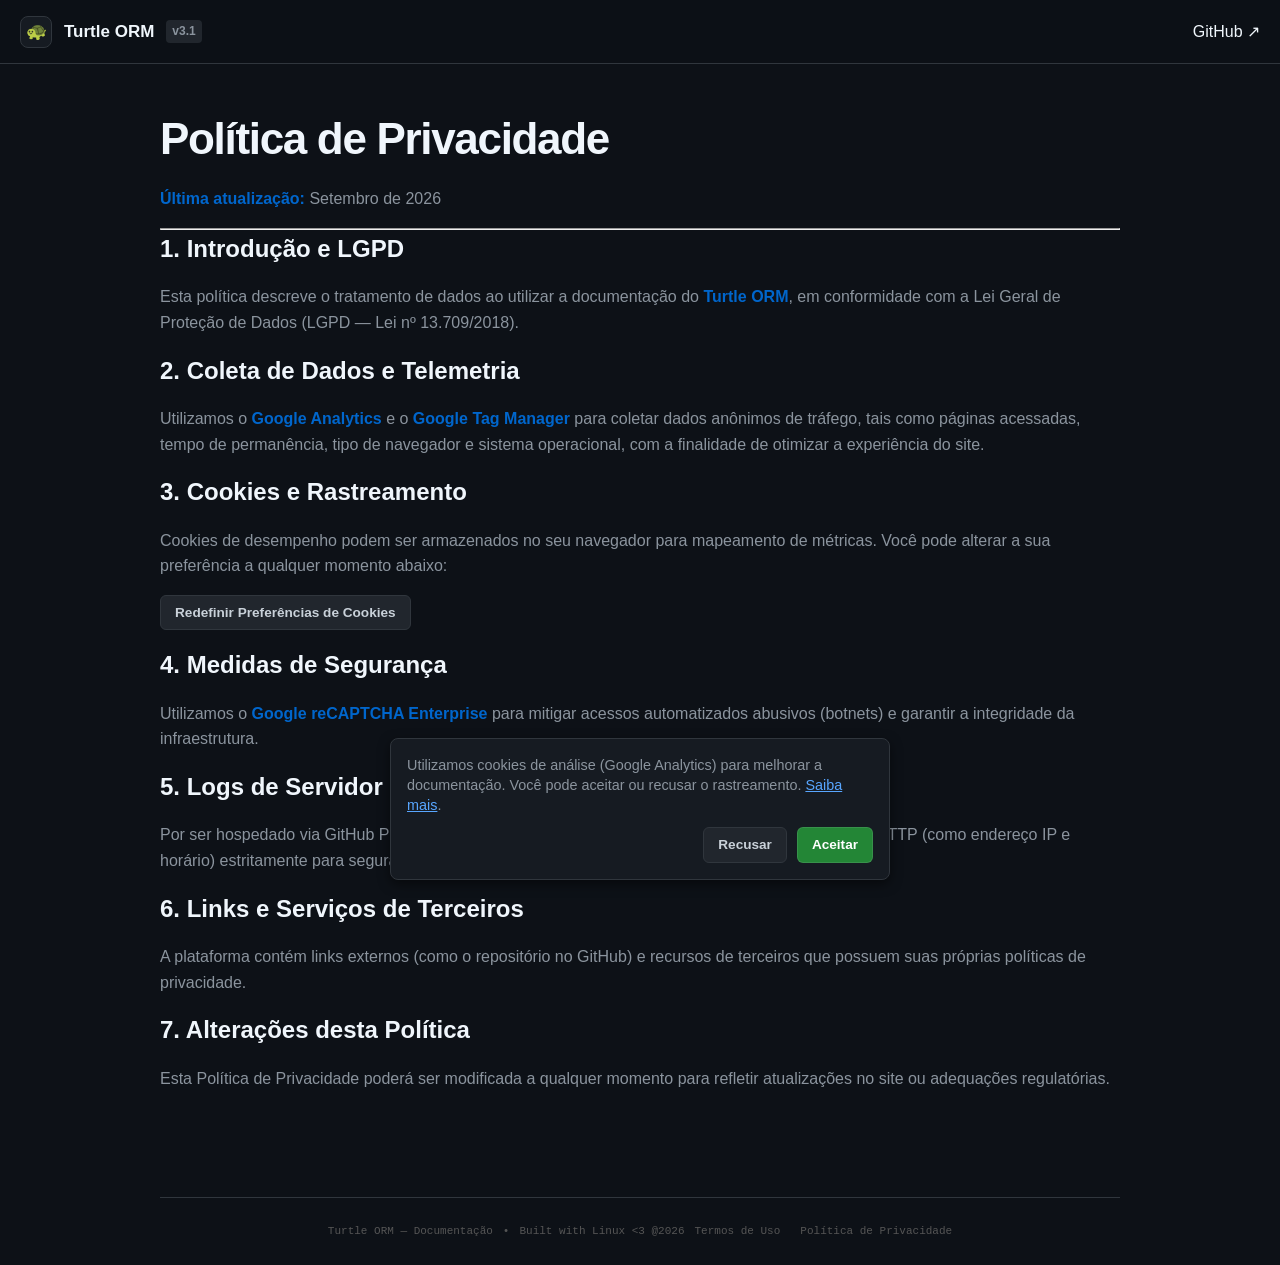
<file: website/privacidade.html>
<!DOCTYPE html>
<html lang="pt-BR">
    <head>
        <meta charset="UTF-8" />
        <meta name="viewport" content="width=device-width, initial-scale=1.0" />
        <title>Política de Privacidade — Turtle ORM</title>
        <meta name="description" content="Política de privacidade da documentação e projeto Turtle ORM." />
        <link rel="stylesheet" href="./assets/style.css" />
        <link rel="icon" type="image/svg+xml" href="./public/favicon.svg" />
        <script src="https://www.google.com/recaptcha/enterprise.js?render=6LeG4b4tAAAAADa9qIogFwvrLjFD9aWpEhgsRH6J"></script>

        <!-- Google Tag Manager -->
        <script>
            (function (w, d, s, l, i) {
                w[l] = w[l] || [];
                w[l].push({ "gtm.start": new Date().getTime(), event: "gtm.js" });
                var f = d.getElementsByTagName(s)[0],
                    j = d.createElement(s),
                    dl = l != "dataLayer" ? "&l=" + l : "";
                j.async = true;
                j.src = "https://www.googletagmanager.com/gtm.js?id=" + i + dl;
                f.parentNode.insertBefore(j, f);
            })(window, document, "script", "dataLayer", "GTM-M9ZHT7QP");
        </script>
        <!-- End Google Tag Manager -->
    </head>

    <body>
        <header>
            <div class="header-inner">
                <div class="brand">
                    <div class="brand-icon">🐢</div>
                    <a href="index.html">Turtle ORM</a>
                    <span class="badge">v3.1</span>
                </div>
                <div class="header-controls">
                    <a href="https://github.com/Pauloxc6/turtle" target="_blank" rel="noopener">GitHub ↗</a>
                </div>
            </div>
        </header>

        <div class="layout">
            <main class="content full-width-content">
                <section id="section-privacy">
                    <h1>Política de Privacidade</h1>
                    <p><strong>Última atualização:</strong> Setembro de 2026</p>

                    <hr />

                    <h2>1. Introdução e LGPD</h2>
                    <p>
                        Esta política descreve o tratamento de dados ao utilizar a documentação do <strong>Turtle ORM</strong>, em conformidade com a Lei Geral de Proteção de Dados (LGPD — Lei nº
                        13.709/2018).
                    </p>

                    <h2>2. Coleta de Dados e Telemetria</h2>
                    <p>
                        Utilizamos o <strong>Google Analytics</strong> e o <strong>Google Tag Manager</strong> para coletar dados anônimos de tráfego, tais como páginas acessadas, tempo de
                        permanência, tipo de navegador e sistema operacional, com a finalidade de otimizar a experiência do site.
                    </p>

                    <h2>3. Cookies e Rastreamento</h2>
                    <p>Cookies de desempenho podem ser armazenados no seu navegador para mapeamento de métricas. Você pode alterar a sua preferência a qualquer momento abaixo:</p>
                    <p>
                        <button id="reset-cookie-preference" class="btn-cookie btn-reject">Redefinir Preferências de Cookies</button>
                    </p>

                    <h2>4. Medidas de Segurança</h2>
                    <p>Utilizamos o <strong>Google reCAPTCHA Enterprise</strong> para mitigar acessos automatizados abusivos (botnets) e garantir a integridade da infraestrutura.</p>

                    <h2>5. Logs de Servidor (GitHub Pages)</h2>
                    <p>
                        Por ser hospedado via GitHub Pages, o provedor pode registrar logs técnicos padrão de requisições HTTP (como endereço IP e horário) estritamente para segurança e infraestrutura
                        da rede.
                    </p>

                    <h2>6. Links e Serviços de Terceiros</h2>
                    <p>A plataforma contém links externos (como o repositório no GitHub) e recursos de terceiros que possuem suas próprias políticas de privacidade.</p>

                    <h2>7. Alterações desta Política</h2>
                    <p>Esta Política de Privacidade poderá ser modificada a qualquer momento para refletir atualizações no site ou adequações regulatórias.</p>
                </section>

                <!-- Banner de Consentimento de Cookies -->
                <div id="cookie-banner" class="cookie-banner" style="display: none">
                    <div class="cookie-content">
                        <p>
                            Utilizamos cookies de análise (Google Analytics) para melhorar a documentação. Você pode aceitar ou recusar o rastreamento.
                            <a href="./privacidade.html">Saiba mais</a>.
                        </p>
                        <div class="cookie-buttons">
                            <button id="cookie-reject" class="btn-cookie btn-reject">Recusar</button>
                            <button id="cookie-accept" class="btn-cookie btn-accept">Aceitar</button>
                        </div>
                    </div>
                </div>

                <footer>
                    <span>Turtle ORM — Documentação</span>
                    <span>•</span>
                    <span>Built with Linux &lt;3 @2026</span>

                    <div class="footer-links">
                        <a href="./termos.html">Termos de Uso</a>
                        <a href="./privacidade.html">Política de Privacidade</a>
                    </div>
                </footer>
            </main>
        </div>

        <!-- Main Script-->
        <script src="./assets/script.js"></script>
        <script src="./assets/cookies.js"></script>

        <!-- Google Tag Manager (noscript) -->
        <noscript><iframe src="https://www.googletagmanager.com/ns.html?id=GTM-M9ZHT7QP" height="0" width="0" style="display: none; visibility: hidden"></iframe></noscript>
        <!-- End Google Tag Manager (noscript) -->
    </body>
</html>
</file>
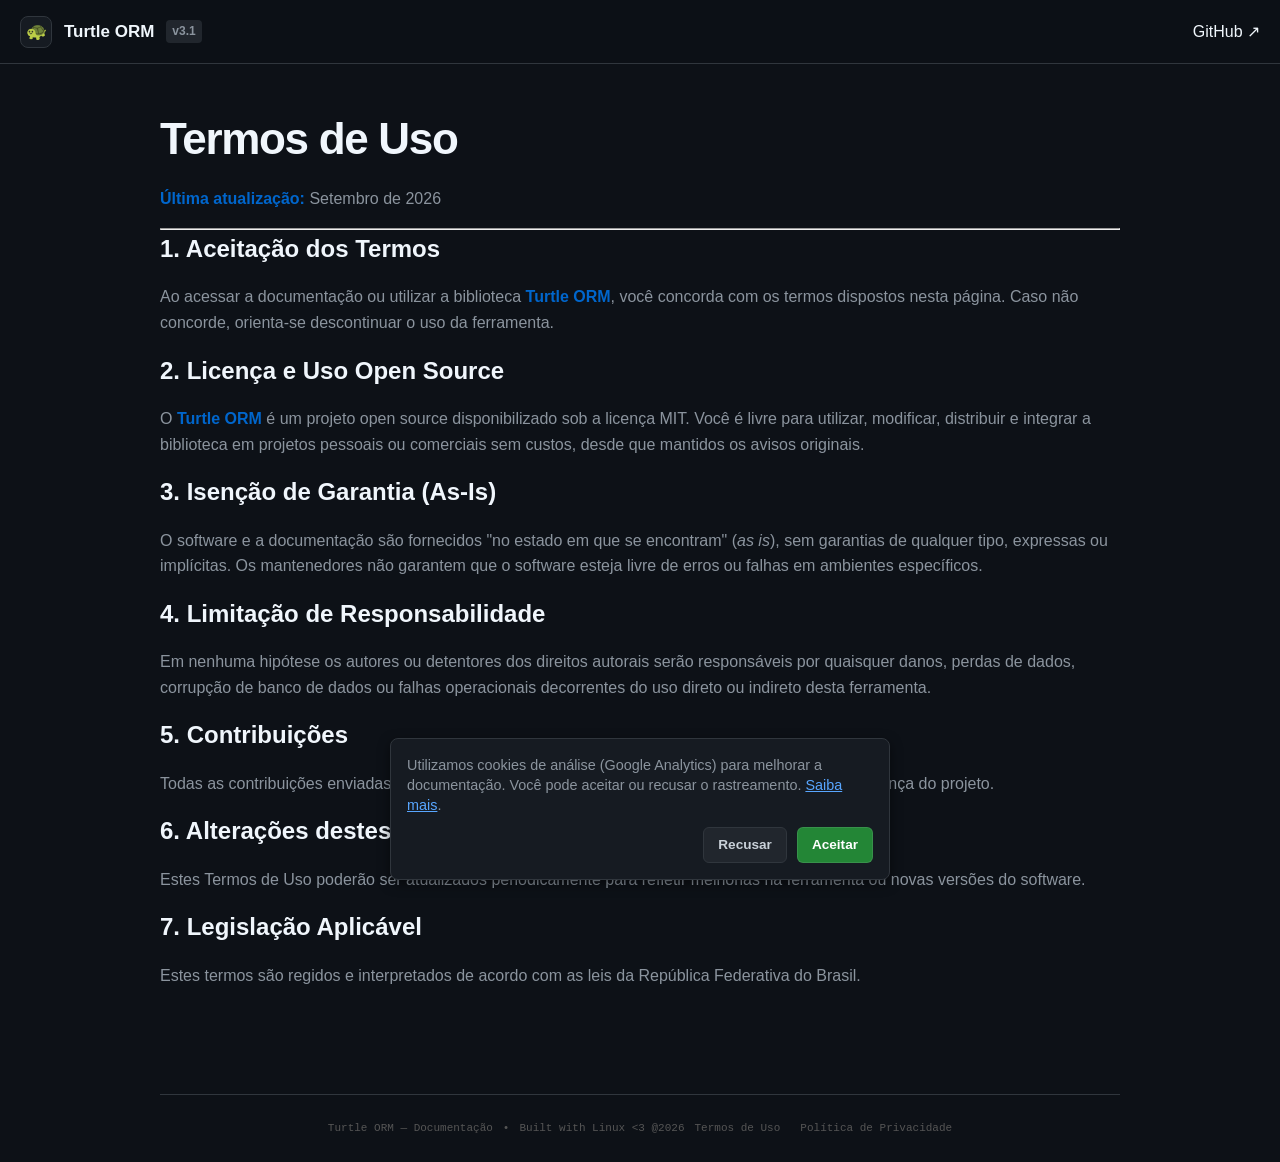
<file: website/termos.html>
<!DOCTYPE html>
<html lang="pt-BR">
    <head>
        <meta charset="UTF-8" />
        <meta name="viewport" content="width=device-width, initial-scale=1.0" />
        <title>Termos de Uso — Turtle ORM</title>
        <meta name="description" content="Termos e condições de uso da ferramenta open source Turtle ORM." />
        <link rel="stylesheet" href="./assets/style.css" />
        <link rel="icon" type="image/svg+xml" href="./public/favicon.svg" />

        <script src="https://www.google.com/recaptcha/enterprise.js?render=6LeG4b4tAAAAADa9qIogFwvrLjFD9aWpEhgsRH6J"></script>

        <!-- Google Tag Manager -->
        <script>
            (function (w, d, s, l, i) {
                w[l] = w[l] || [];
                w[l].push({ "gtm.start": new Date().getTime(), event: "gtm.js" });
                var f = d.getElementsByTagName(s)[0],
                    j = d.createElement(s),
                    dl = l != "dataLayer" ? "&l=" + l : "";
                j.async = true;
                j.src = "https://www.googletagmanager.com/gtm.js?id=" + i + dl;
                f.parentNode.insertBefore(j, f);
            })(window, document, "script", "dataLayer", "GTM-M9ZHT7QP");
        </script>
        <!-- End Google Tag Manager -->
    </head>

    <body>
        <header>
            <div class="header-inner">
                <div class="brand">
                    <div class="brand-icon">🐢</div>
                    <a href="index.html">Turtle ORM</a>
                    <span class="badge">v3.1</span>
                </div>
                <div class="header-controls">
                    <a href="https://github.com/Pauloxc6/turtle" target="_blank" rel="noopener">GitHub ↗</a>
                </div>
            </div>
        </header>

        <div class="layout">
            <main class="content full-width-content">
                <section id="section-terms">
                    <h1>Termos de Uso</h1>
                    <p><strong>Última atualização:</strong> Setembro de 2026</p>

                    <hr />

                    <h2>1. Aceitação dos Termos</h2>
                    <p>
                        Ao acessar a documentação ou utilizar a biblioteca <strong>Turtle ORM</strong>, você concorda com os termos dispostos nesta página. Caso não concorde, orienta-se descontinuar o
                        uso da ferramenta.
                    </p>

                    <h2>2. Licença e Uso Open Source</h2>
                    <p>
                        O <strong>Turtle ORM</strong> é um projeto open source disponibilizado sob a licença MIT. Você é livre para utilizar, modificar, distribuir e integrar a biblioteca em projetos
                        pessoais ou comerciais sem custos, desde que mantidos os avisos originais.
                    </p>

                    <h2>3. Isenção de Garantia (As-Is)</h2>
                    <p>
                        O software e a documentação são fornecidos "no estado em que se encontram" (<em>as is</em>), sem garantias de qualquer tipo, expressas ou implícitas. Os mantenedores não
                        garantem que o software esteja livre de erros ou falhas em ambientes específicos.
                    </p>

                    <h2>4. Limitação de Responsabilidade</h2>
                    <p>
                        Em nenhuma hipótese os autores ou detentores dos direitos autorais serão responsáveis por quaisquer danos, perdas de dados, corrupção de banco de dados ou falhas operacionais
                        decorrentes do uso direto ou indireto desta ferramenta.
                    </p>

                    <h2>5. Contribuições</h2>
                    <p>Todas as contribuições enviadas via Pull Requests no GitHub estão sujeitas aos mesmos termos e licença do projeto.</p>

                    <h2>6. Alterações destes Termos</h2>
                    <p>Estes Termos de Uso poderão ser atualizados periodicamente para refletir melhorias na ferramenta ou novas versões do software.</p>

                    <h2>7. Legislação Aplicável</h2>
                    <p>Estes termos são regidos e interpretados de acordo com as leis da República Federativa do Brasil.</p>
                </section>

                <!-- Banner de Consentimento de Cookies -->
                <div id="cookie-banner" class="cookie-banner" style="display: none">
                    <div class="cookie-content">
                        <p>
                            Utilizamos cookies de análise (Google Analytics) para melhorar a documentação. Você pode aceitar ou recusar o rastreamento.
                            <a href="./privacidade.html">Saiba mais</a>.
                        </p>
                        <div class="cookie-buttons">
                            <button id="cookie-reject" class="btn-cookie btn-reject">Recusar</button>
                            <button id="cookie-accept" class="btn-cookie btn-accept">Aceitar</button>
                        </div>
                    </div>
                </div>

                <footer>
                    <span>Turtle ORM — Documentação</span>
                    <span>•</span>
                    <span>Built with Linux &lt;3 @2026</span>

                    <div class="footer-links">
                        <a href="./termos.html">Termos de Uso</a>
                        <a href="./privacidade.html">Política de Privacidade</a>
                    </div>
                </footer>
            </main>
        </div>
        <!-- Main Script-->
        <script src="./assets/script.js"></script>
        <script src="./assets/cookies.js"></script>

        <!-- Google Tag Manager (noscript) -->
        <noscript><iframe src="https://www.googletagmanager.com/ns.html?id=GTM-M9ZHT7QP" height="0" width="0" style="display: none; visibility: hidden"></iframe></noscript>
        <!-- End Google Tag Manager (noscript) -->
    </body>
</html>
</file>
<file: website/assets/style.css>
:root {
    --bg: #0d1117;
    --bg-secondary: #161b22;
    --bg-tertiary: #21262d;
    --border: #30363d;
    --text: #f0f6fc;
    --text-secondary: #8b949e;
    --accent: #58a6ff;
    --accent-hover: #79c0ff;
    --code-bg: #010409;
    --sidebar-width: 270px;
    --header-height: 64px;
    --radius: 8px;
}

* {
    box-sizing: border-box;
    margin: 0;
    padding: 0;
}

html {
    scroll-behavior: smooth;
    scroll-padding-top: 80px;
}

body {
    background: var(--bg);
    color: var(--text);
    font-family: -apple-system, BlinkMacSystemFont, "Segoe UI", Helvetica, Arial, sans-serif;
    line-height: 1.6;
    overflow-x: hidden;
}

a {
    color: inherit;
    text-decoration: none;
}

button,
input,
select {
    font: inherit;
}

/* ================================
   HEADER & DRIVER SELECTOR
================================ */

header {
    position: fixed;
    top: 0;
    left: 0;
    width: 100%;
    height: var(--header-height);
    z-index: 1000;
    display: flex;
    align-items: center;
    border-bottom: 1px solid var(--border);
    background: rgba(13, 17, 23, 0.95);
    backdrop-filter: blur(12px);
}

.header-inner {
    width: 100%;
    max-width: 1400px;
    margin: 0 auto;
    padding: 0 20px;
    display: flex;
    align-items: center;
    justify-content: space-between;
}

.brand {
    display: flex;
    align-items: center;
    gap: 12px;
    font-size: 17px;
    font-weight: 600;
}

.brand-icon {
    width: 32px;
    height: 32px;
    display: grid;
    place-items: center;
    border: 1px solid var(--border);
    border-radius: 8px;
    background: var(--bg-secondary);
}

.brand .badge {
    color: var(--text-secondary);
    font-size: 12px;
    background: var(--bg-tertiary);
    padding: 2px 6px;
    border-radius: 4px;
}

.header-controls {
    display: flex;
    align-items: center;
    gap: 16px;
}

.driver-select {
    background: var(--bg-tertiary);
    color: var(--text);
    border: 1px solid var(--border);
    padding: 4px 8px;
    border-radius: 6px;
    outline: none;
    cursor: pointer;
    font-size: 13px;
}

.menu-button {
    display: none;
    padding: 6px 10px;
    border: 1px solid var(--border);
    border-radius: 6px;
    background: var(--bg-secondary);
    color: var(--text);
    cursor: pointer;
}

/* ================================
   SIDEBAR & OVERLAY
================================ */

.sidebar-overlay {
    display: none;
    position: fixed;
    inset: 0;
    background: rgba(0, 0, 0, 0.6);
    backdrop-filter: blur(4px);
    z-index: 1050;
    opacity: 0;
    transition: opacity 0.25s ease;
}

.sidebar-overlay.visible {
    display: block;
    opacity: 1;
}

aside.sidebar {
    position: fixed;
    top: var(--header-height);
    left: 0;
    bottom: 0;
    width: var(--sidebar-width);
    overflow-y: auto;
    border-right: 1px solid var(--border);
    background: var(--bg);
    padding: 20px 16px;
    z-index: 1100;
    transition: transform 0.25s ease-in-out;
}

.sidebar-header {
    display: none;
    justify-content: space-between;
    align-items: center;
    margin-bottom: 16px;
    padding-bottom: 8px;
    border-bottom: 1px solid var(--border);
}

.close-sidebar-button {
    background: none;
    border: none;
    color: var(--text-secondary);
    font-size: 18px;
    cursor: pointer;
}

.sidebar-title {
    display: block;
    margin: 16px 0 6px;
    color: var(--text-secondary);
    font-size: 11px;
    font-weight: 700;
    letter-spacing: 0.08em;
    text-transform: uppercase;
}

.nav-group:first-child .sidebar-title {
    margin-top: 0;
}

.sidebar nav a {
    padding: 6px 10px;
    border-radius: 6px;
    color: var(--text-secondary);
    font-size: 14px;
    display: block;
    transition: background 0.15s, color 0.15s;
}

.sidebar nav a:hover {
    background: var(--bg-secondary);
    color: var(--text);
}

.sidebar nav a.active {
    border-left: 2px solid var(--accent);
    background: var(--bg-secondary);
    color: var(--accent);
    font-weight: 600;
}

/* SEARCH */
.search {
    position: relative;
    margin-bottom: 16px;
}

.search input {
    width: 100%;
    padding: 8px 12px;
    border: 1px solid var(--border);
    border-radius: 7px;
    outline: none;
    background: var(--bg-secondary);
    color: var(--text);
    font-size: 13px;
}

.search input:focus {
    border-color: var(--accent);
}

.search-results {
    display: none;
    position: absolute;
    top: 100%;
    left: 0;
    right: 0;
    margin-top: 6px;
    max-height: 220px;
    overflow-y: auto;
    border: 1px solid var(--border);
    border-radius: 7px;
    background: var(--bg-secondary);
    z-index: 20;
    box-shadow: 0 8px 24px rgba(0, 0, 0, 0.4);
}

.search-result {
    display: block;
    padding: 8px 12px;
    border-bottom: 1px solid var(--border);
    font-size: 13px;
    color: var(--text-secondary);
}

.search-result:last-child {
    border-bottom: none;
}

.search-result:hover {
    background: var(--bg-tertiary);
    color: var(--text);
}

/* ================================
   MAIN CONTENT
================================ */

main.content {
    margin-left: var(--sidebar-width);
    padding-top: var(--header-height);
    width: calc(100% - var(--sidebar-width));
    max-width: 960px;
    padding-left: 32px;
    padding-right: 32px;
    box-sizing: border-box;
}

/* Correção de centralização para páginas sem sidebar (Landing Page) */
/* Centralização total para páginas sem sidebar */
main.content.full-width-content {
    margin-left: auto !important;
    margin-right: auto !important;
    width: 100%;
    max-width: 1000px;
    padding-left: 20px;
    padding-right: 20px;

    /* Centralização vertical do bloco principal na tela */
    min-height: calc(100vh - var(--header-height));
    display: flex;
    flex-direction: column;
    justify-content: center;
}

/* Garante que os cards e seções fiquem centralizados */
.hero-center {
    text-align: center;
}

.driver-grid {
    justify-content: center;
}

.hero-label {
    margin-bottom: 8px;
    color: var(--accent);
    font-family: monospace;
    font-size: 12px;
    font-weight: bold;
}

h1 {
    font-size: clamp(32px, 5vw, 44px);
    letter-spacing: -0.03em;
    margin-bottom: 12px;
}

.lead {
    font-size: 17px;
    color: var(--text-secondary);
    margin-bottom: 24px;
}

section {
    padding: 40px 0;
    border-bottom: 1px solid var(--border);
}

#installation,
#section-terms,
#section-privacy,
#dependencies {
    border-bottom: none;
}

section:last-child {
    border-bottom: none;
}

h2 {
    margin-bottom: 16px;
    font-size: 24px;
}

h3 {
    margin: 20px 0 10px;
    font-size: 17px;
}

p {
    margin-bottom: 16px;
    color: var(--text-secondary);
}

code:not(pre code) {
    padding: 2px 6px;
    border-radius: 5px;
    background: var(--bg-tertiary);
    color: var(--accent);
    font-family: monospace;
    font-size: 0.88em;
}

/* CODE & TABLES */
.code-wrapper {
    position: relative;
    margin: 16px 0 20px;
    max-width: 100%;
}

pre {
    overflow-x: auto;
    padding: 16px;
    border: 1px solid var(--border);
    border-radius: var(--radius);
    background: var(--code-bg);
    color: #e6edf3;
    font-family: "SFMono-Regular", Consolas, monospace;
    font-size: 13px;
    line-height: 1.6;
}

.copy-button {
    position: absolute;
    top: 10px;
    right: 10px;
    padding: 4px 8px;
    border: 1px solid var(--border);
    border-radius: 6px;
    background: var(--bg-secondary);
    color: var(--text-secondary);
    font-size: 12px;
    cursor: pointer;
}

.copy-button:hover {
    border-color: var(--accent);
    color: var(--text);
}

.table-wrapper {
    overflow-x: auto;
    margin: 20px 0;
}

table {
    width: 100%;
    border-collapse: collapse;
    font-size: 13px;
    min-width: 500px;
}

th,
td {
    padding: 10px 12px;
    border: 1px solid var(--border);
    text-align: left;
}

th {
    background: var(--bg-secondary);
}

td {
    color: var(--text-secondary);
}

/* FOOTER */
footer {
    margin-top: 40px;
    padding: 24px 0;
    border-top: 1px solid var(--border);
    color: var(--text-secondary);
    font-size: 13px;
    display: flex;
    justify-content: space-between;
}

footer a {
    color: var(--accent);
}

/* RESPONSIVE */
@media (max-width: 900px) {
    .menu-button {
        display: block;
    }

    aside.sidebar {
        top: 0;
        transform: translateX(-100%);
        width: 280px;
        height: 100vh;
        box-shadow: 4px 0 24px rgba(0, 0, 0, 0.5);
    }

    aside.sidebar.open {
        transform: translateX(0);
    }

    .sidebar-header {
        display: flex;
    }

    main.content {
        margin-left: 0;
        width: 100%;
        padding-left: 20px;
        padding-right: 20px;
    }

    footer {
        flex-direction: column;
        gap: 8px;
        text-align: center;
    }
}

/* ================================
   FOOTER
================================ */

footer {
    display: flex;

    justify-content: center;

    gap: 10px;

    width: 100%;

    margin-top: 50px;
    padding-top: 25px;

    border-top: 1px solid var(--border);

    color: #555;

    font-family: "Courier New", monospace;

    font-size: 11px;
}

.footer-main {
    display: flex;

    justify-content: center;
    align-items: center;

    gap: 10px;

    margin-bottom: 15px;
}

.footer-main span:first-child {
    color: var(--green);
}

.footer-links {
    display: flex;

    justify-content: center;

    gap: 20px;
}

.footer-links a {
    color: #555;

    text-decoration: none;

    transition: color 0.2s ease;
}

.footer-links a:hover {
    color: var(--green);
}

/* Banner de Consentimento de Cookies */
.cookie-banner {
    position: fixed;
    bottom: 20px;
    right: 20px;
    left: 20px;
    max-width: 500px;
    margin: 0 auto;
    background-color: #161b22;
    border: 1px solid #30363d;
    border-radius: 8px;
    padding: 16px;
    box-shadow: 0 4px 12px rgba(0, 0, 0, 0.5);
    z-index: 9999;
    font-size: 0.9rem;
    color: #c9d1d9;
}

.cookie-content p {
    margin: 0 0 12px 0;
    line-height: 1.4;
}

.cookie-content a {
    color: #58a6ff;
    text-decoration: underline;
}

.cookie-buttons {
    display: flex;
    justify-content: flex-end;
    gap: 10px;
}

.btn-cookie {
    padding: 6px 14px;
    border-radius: 6px;
    font-size: 0.85rem;
    cursor: pointer;
    border: 1px solid transparent;
    font-weight: 600;
}

.btn-accept {
    background-color: #238636;
    color: #ffffff;
    border-color: rgba(240, 246, 252, 0.1);
}

.btn-accept:hover {
    background-color: #2ea043;
}

.btn-reject {
    background-color: #21262d;
    color: #c9d1d9;
    border-color: #30363d;
}

.btn-reject:hover {
    background-color: #30363d;
}

/* ======================== 
    Listas 
===========================*/
.obs {
    margin-bottom: 16px;
    color: var(--text-secondary);
}

ul {
    list-style: none;
    padding: 0;
}

li {
    margin-bottom: 8px;
    font-family: sans-serif;
    font-size: smaller;
}

strong {
    color: #0066cc;
}
</file>
